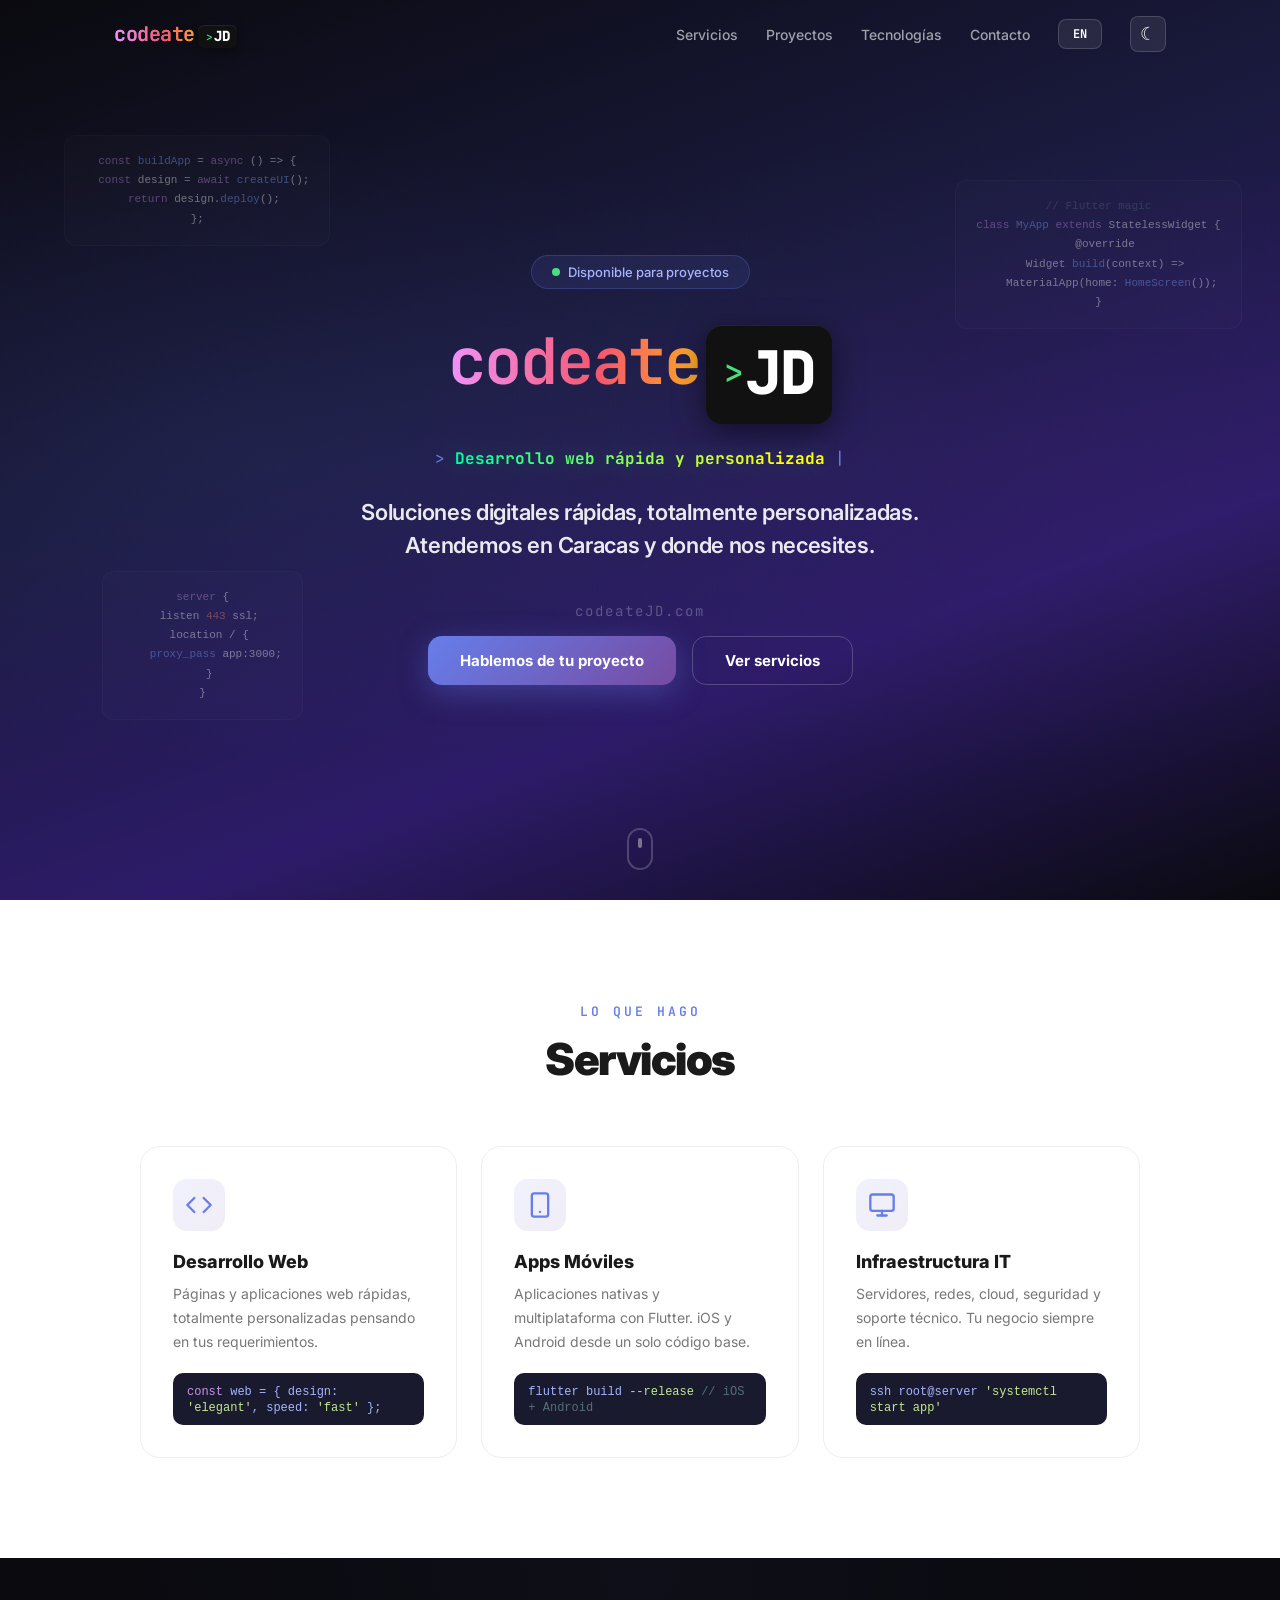
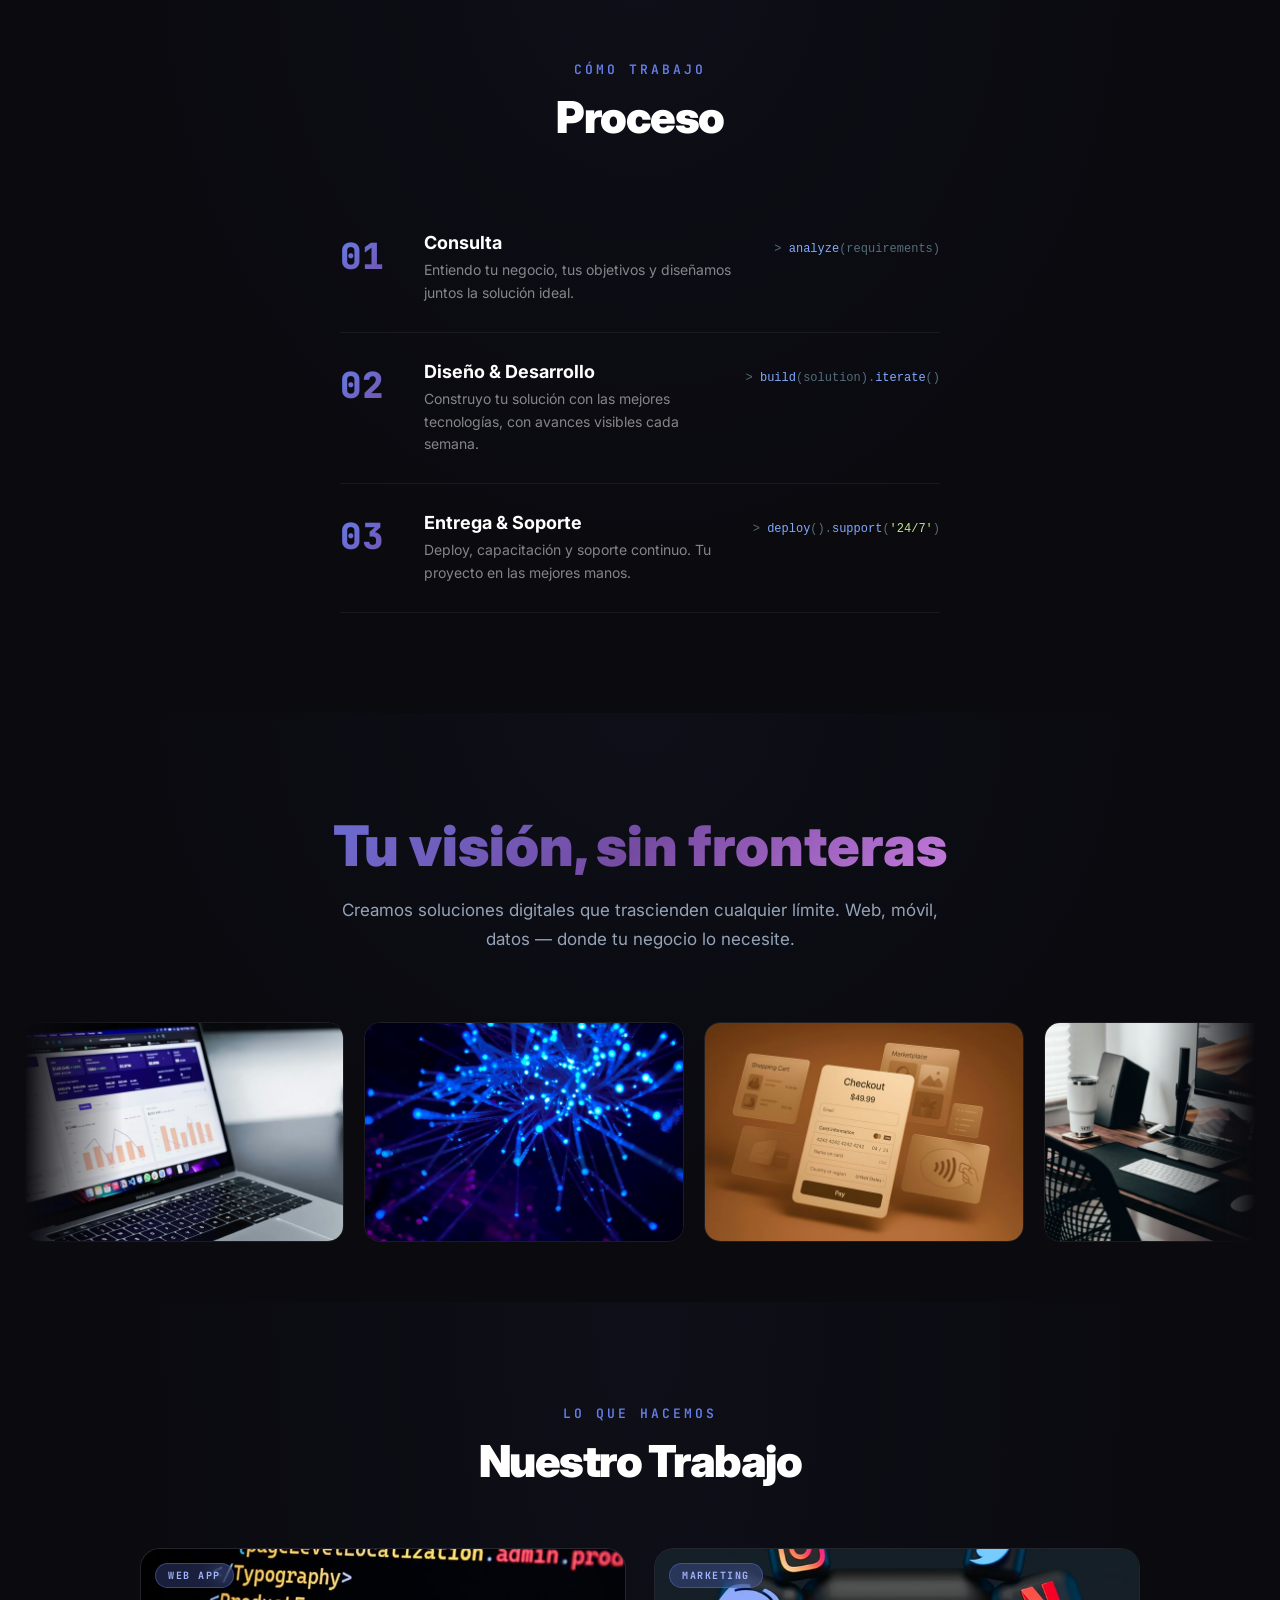
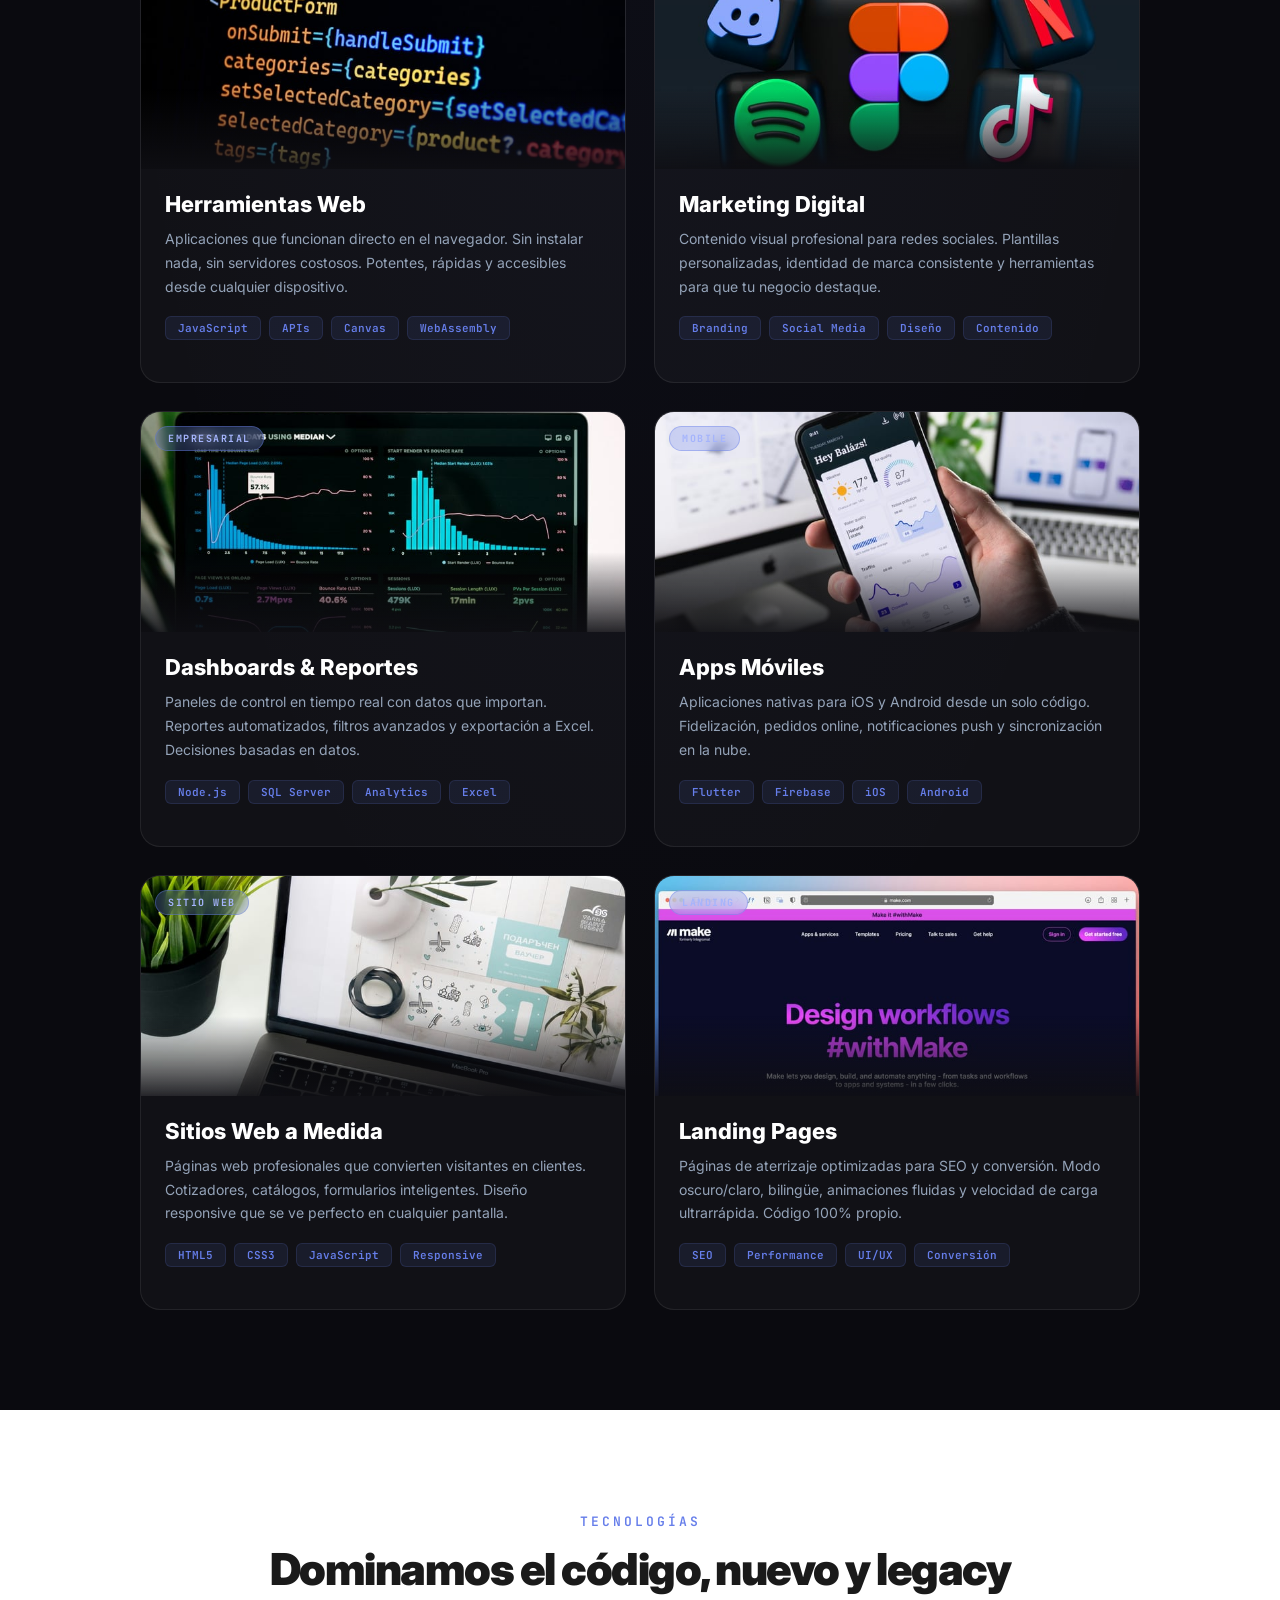
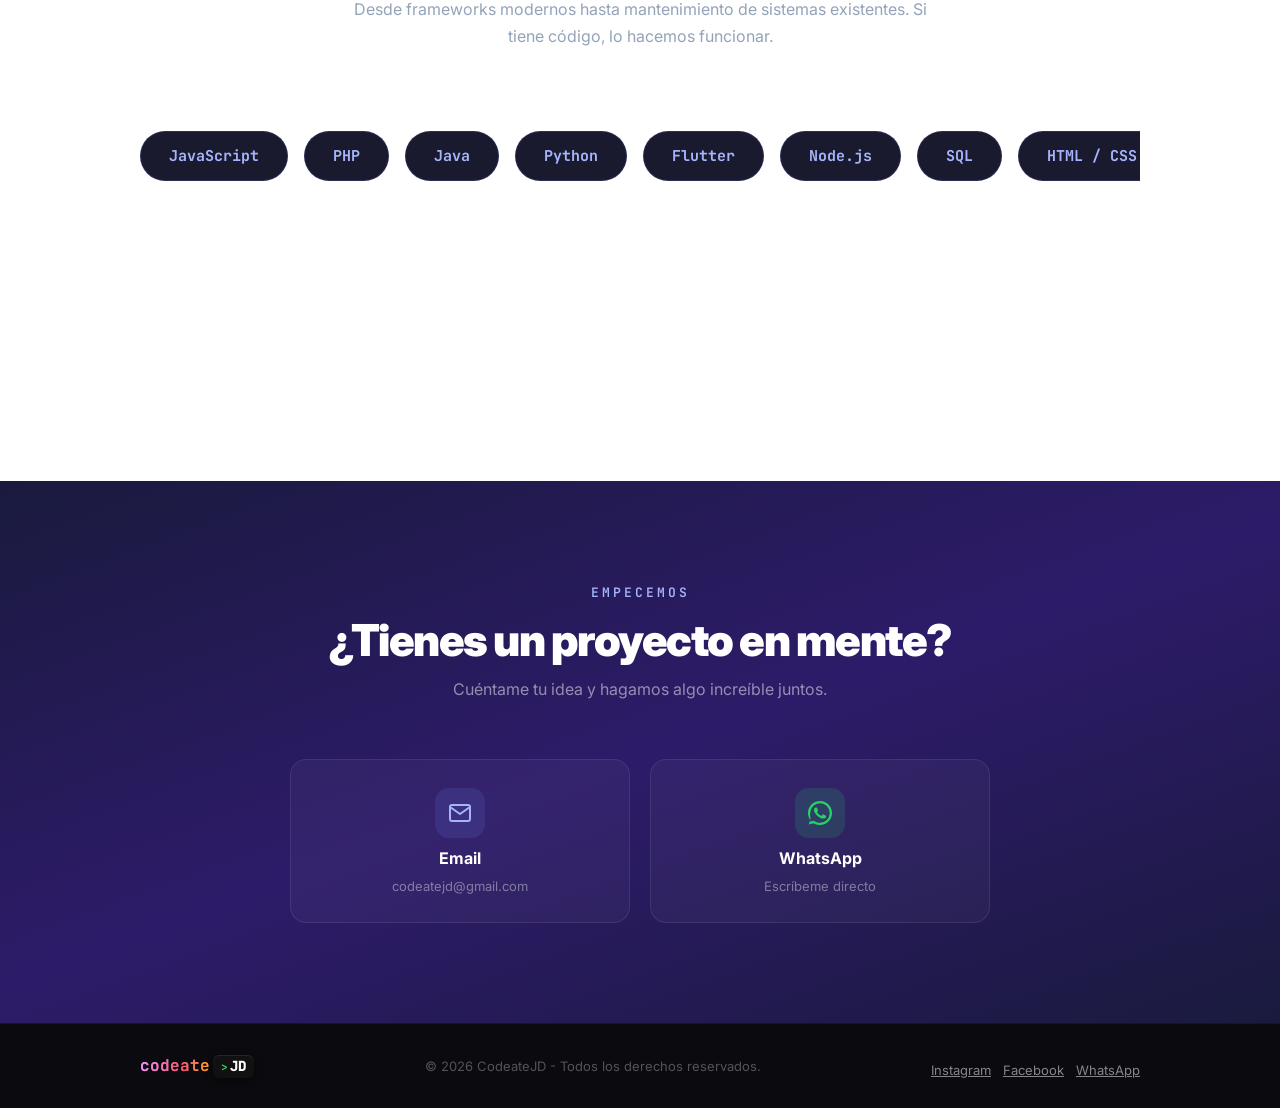
<file: index.html>
<!DOCTYPE html>
<html lang="es" data-lang="es">
<head>
<meta charset="UTF-8">
<meta name="viewport" content="width=device-width, initial-scale=1.0">
<meta name="facebook-domain-verification" content="9y9ktgqnkdtmwzcwsc0odx6cmccq9p" />
<title>codeateJD — Desarrollo Web, Apps Moviles & IT</title>
<meta name="description" content="codeateJD — Desarrollo web, apps móviles con Flutter, reportes empresariales, APIs, cloud e infraestructura IT. Atendemos en Caracas y donde nos necesites.">
<meta name="keywords" content="desarrollador web, freelance, flutter, nodejs, apps moviles, desarrollo web, codeateJD, programador, IT solutions, firebase, sql server, cloud, devops">
<meta name="author" content="codeateJD">
<meta name="robots" content="index, follow">
<link rel="canonical" href="https://codeatejd.com/">
<link rel="icon" type="image/svg+xml" href="favicon.svg">

<!-- Open Graph / Facebook -->
<meta property="og:type" content="website">
<meta property="og:url" content="https://codeatejd.com/">
<meta property="og:title" content="codeateJD — Desarrollo Web, Apps & IT">
<meta property="og:description" content="Desarrollo web, apps Flutter, reportes, APIs, cloud e infraestructura IT. Atendemos en Caracas y donde nos necesites.">
<meta property="og:image" content="https://codeatejd.com/img/og-cover.png">
<meta property="og:image:width" content="1200">
<meta property="og:image:height" content="630">
<meta property="og:locale" content="es_VE">
<meta property="og:site_name" content="codeateJD">

<!-- Twitter Card -->
<meta name="twitter:card" content="summary_large_image">
<meta name="twitter:title" content="codeateJD | Desarrollo Web, Apps & IT">
<meta name="twitter:description" content="Desarrollo web, apps Flutter, reportes, APIs, cloud e infraestructura IT. Atendemos en Caracas y donde nos necesites.">
<meta name="twitter:image" content="https://codeatejd.com/img/og-cover.png">

<!-- Schema.org / JSON-LD -->
<script type="application/ld+json">
{
  "@context": "https://schema.org",
  "@type": "ProfessionalService",
  "name": "codeateJD",
  "alternateName": "Delpino Developer",
  "url": "https://codeatejd.com/",
  "description": "Desarrollo web, apps moviles con Flutter, reportes empresariales, APIs y soluciones cloud. Atendemos en Caracas y donde nos necesites.",
  "founder": {
    "@type": "Person",
    "name": "Jose Delpino",
    "jobTitle": "Full Stack Developer & IT Consultant",
    "email": "codeatejd@gmail.com",
    "url": "https://codeatejd.com/"
  },
  "address": {
    "@type": "PostalAddress",
    "addressLocality": "Caracas",
    "addressCountry": "VE"
  },
  "areaServed": ["Caracas", "Venezuela", "Latinoamerica", "Global", "Remoto"],
  "serviceType": ["Desarrollo Web", "Apps Moviles", "Reportes y Dashboards", "APIs y Backend", "Cloud e Infraestructura", "Soporte IT"],
  "knowsAbout": ["JavaScript", "Node.js", "Flutter", "Firebase", "SQL Server", "Docker", "Linux", "Nginx", "REST APIs", "Git"],
  "sameAs": [
    "https://www.instagram.com/codeatejd/",
    "https://www.facebook.com/codeatejd"
  ]
}
</script>

<link rel="preconnect" href="https://fonts.googleapis.com">
<link href="https://fonts.googleapis.com/css2?family=Inter:wght@300;400;500;600;700;800;900&family=JetBrains+Mono:wght@400;500;700&display=swap" rel="stylesheet">
<link rel="stylesheet" href="style.css">
</head>
<body>

<!-- ══════════ NAV ══════════ -->
<nav class="nav" id="nav" role="navigation" aria-label="Menu principal">
  <div class="nav-inner">
    <a href="#" class="nav-logo"><span class="nav-codeate">codeate</span><span class="nav-jd-terminal"><span class="terminal-prompt">&gt;</span>JD</span></a>
    <div class="nav-links">
      <a href="#services" data-es="Servicios" data-en="Services">Servicios</a>
      <a href="#portfolio" data-es="Proyectos" data-en="Projects">Proyectos</a>
      <a href="#tech" data-es="Tecnologías" data-en="Tech Stack">Tecnologías</a>
      <a href="#contact" data-es="Contacto" data-en="Contact">Contacto</a>
      <button class="lang-toggle" id="langToggle" title="Switch language">EN</button>
      <button class="theme-toggle" id="themeToggle" title="Dark/Light mode">
        <span class="theme-icon" id="themeIcon">&#9790;</span>
      </button>
    </div>
    <button class="nav-menu" id="navMenu" aria-label="Menu">
      <span></span><span></span><span></span>
    </button>
  </div>
</nav>

<!-- ══════════ HERO ══════════ -->
<main><section class="hero" id="hero" aria-label="Presentacion">
  <!-- Floating code snippets -->
  <div class="code-float code-float-1" aria-hidden="true">
    <pre><code><span class="kw">const</span> <span class="fn">buildApp</span> = <span class="kw">async</span> () => {
  <span class="kw">const</span> design = <span class="kw">await</span> <span class="fn">createUI</span>();
  <span class="kw">return</span> design.<span class="fn">deploy</span>();
};</code></pre>
  </div>
  <div class="code-float code-float-2" aria-hidden="true">
    <pre><code><span class="cm">// Flutter magic</span>
<span class="kw">class</span> <span class="fn">MyApp</span> <span class="kw">extends</span> StatelessWidget {
  @override
  Widget <span class="fn">build</span>(context) =>
    MaterialApp(home: <span class="fn">HomeScreen</span>());
}</code></pre>
  </div>
  <div class="code-float code-float-3" aria-hidden="true">
    <pre><code><span class="kw">server</span> {
  listen <span class="num">443</span> ssl;
  location / {
    <span class="fn">proxy_pass</span> app:3000;
  }
}</code></pre>
  </div>

  <div class="hero-content">
    <div class="hero-badge reveal">
      <span class="badge-dot"></span>
      <span data-es="Disponible para proyectos" data-en="Available for projects">Disponible para proyectos</span>
    </div>
    <div class="hero-logo-big reveal">
      <span class="logo-codeate">codeate</span><span class="logo-jd"><span class="terminal-prompt">&gt;</span>JD</span>
    </div>
    <div class="hero-typing reveal">
      <span class="typing-prefix">&gt; </span>
      <span class="typing-text" id="typingText"></span>
      <span class="typing-cursor">|</span>
    </div>
    <p class="hero-desc reveal" data-es="Soluciones digitales rápidas, totalmente personalizadas. Atendemos en Caracas y donde nos necesites." data-en="Fast, fully customized digital solutions. Based in Caracas, available worldwide.">
      Soluciones digitales rápidas, totalmente personalizadas. Atendemos en Caracas y donde nos necesites.
    </p>
    <p class="hero-domain reveal">codeateJD.com</p>
    <div class="hero-buttons reveal">
      <a href="#contact" class="btn btn-primary" data-es="Hablemos de tu proyecto" data-en="Let's talk about your project">Hablemos de tu proyecto</a>
      <a href="#services" class="btn btn-outline" data-es="Ver servicios" data-en="View services">Ver servicios</a>
    </div>
  </div>

  <div class="scroll-indicator">
    <div class="scroll-mouse">
      <div class="scroll-dot"></div>
    </div>
  </div>
</section>

<!-- ══════════ SERVICES ══════════ -->
<section class="section section-light" id="services">
  <div class="container">
    <div class="section-header reveal">
      <span class="section-tag" data-es="Lo que hago" data-en="What I do">Lo que hago</span>
      <h2 data-es="Servicios" data-en="Services">Servicios</h2>
    </div>
    <div class="services-grid">
      <div class="service-card reveal" style="--delay: 0.1s">
        <div class="service-icon-wrap">
          <div class="service-icon">
            <svg width="28" height="28" viewBox="0 0 24 24" fill="none" stroke="currentColor" stroke-width="2" stroke-linecap="round" stroke-linejoin="round"><polyline points="16 18 22 12 16 6"/><polyline points="8 6 2 12 8 18"/></svg>
          </div>
        </div>
        <h3 data-es="Desarrollo Web" data-en="Web Development">Desarrollo Web</h3>
        <p data-es="Páginas y aplicaciones web rápidas, totalmente personalizadas pensando en tus requerimientos." data-en="Fast web pages and applications, fully customized with your requirements in mind.">Páginas y aplicaciones web rápidas, totalmente personalizadas pensando en tus requerimientos.</p>
        <div class="service-code">
          <code><span class="kw">const</span> web = { design: <span class="str">'elegant'</span>, speed: <span class="str">'fast'</span> };</code>
        </div>
      </div>
      <div class="service-card reveal" style="--delay: 0.2s">
        <div class="service-icon-wrap">
          <div class="service-icon">
            <svg width="28" height="28" viewBox="0 0 24 24" fill="none" stroke="currentColor" stroke-width="2" stroke-linecap="round" stroke-linejoin="round"><rect x="5" y="2" width="14" height="20" rx="2" ry="2"/><line x1="12" y1="18" x2="12.01" y2="18"/></svg>
          </div>
        </div>
        <h3 data-es="Apps Móviles" data-en="Mobile Apps">Apps Móviles</h3>
        <p data-es="Aplicaciones nativas y multiplataforma con Flutter. iOS y Android desde un solo código base." data-en="Native and cross-platform apps with Flutter. iOS and Android from a single codebase.">Aplicaciones nativas y multiplataforma con Flutter. iOS y Android desde un solo código base.</p>
        <div class="service-code">
          <code>flutter build <span class="str">--release</span> <span class="cm">// iOS + Android</span></code>
        </div>
      </div>
      <div class="service-card reveal" style="--delay: 0.3s">
        <div class="service-icon-wrap">
          <div class="service-icon">
            <svg width="28" height="28" viewBox="0 0 24 24" fill="none" stroke="currentColor" stroke-width="2" stroke-linecap="round" stroke-linejoin="round"><rect x="2" y="3" width="20" height="14" rx="2" ry="2"/><line x1="8" y1="21" x2="16" y2="21"/><line x1="12" y1="17" x2="12" y2="21"/></svg>
          </div>
        </div>
        <h3 data-es="Infraestructura IT" data-en="IT Infrastructure">Infraestructura IT</h3>
        <p data-es="Servidores, redes, cloud, seguridad y soporte técnico. Tu negocio siempre en línea." data-en="Servers, networks, cloud, security and tech support. Your business always online.">Servidores, redes, cloud, seguridad y soporte técnico. Tu negocio siempre en línea.</p>
        <div class="service-code">
          <code>ssh root@server <span class="str">'systemctl start app'</span></code>
        </div>
      </div>
    </div>
  </div>
</section>

<!-- ══════════ PROCESS ══════════ -->
<section class="section section-dark" id="process">
  <div class="container">
    <div class="section-header reveal">
      <span class="section-tag" data-es="Cómo trabajo" data-en="How I work">Cómo trabajo</span>
      <h2 data-es="Proceso" data-en="Process">Proceso</h2>
    </div>
    <div class="process-timeline">
      <div class="process-step reveal" style="--delay: 0.1s">
        <div class="step-num">01</div>
        <div class="step-content">
          <h3 data-es="Consulta" data-en="Consultation">Consulta</h3>
          <p data-es="Entiendo tu negocio, tus objetivos y diseñamos juntos la solución ideal." data-en="I understand your business, your goals, and we design the ideal solution together.">Entiendo tu negocio, tus objetivos y diseñamos juntos la solución ideal.</p>
        </div>
        <div class="step-code"><code>&gt; <span class="fn">analyze</span>(requirements)</code></div>
      </div>
      <div class="process-step reveal" style="--delay: 0.2s">
        <div class="step-num">02</div>
        <div class="step-content">
          <h3 data-es="Diseño & Desarrollo" data-en="Design & Development">Diseño & Desarrollo</h3>
          <p data-es="Construyo tu solución con las mejores tecnologías, con avances visibles cada semana." data-en="I build your solution with the best technologies, with visible progress every week.">Construyo tu solución con las mejores tecnologías, con avances visibles cada semana.</p>
        </div>
        <div class="step-code"><code>&gt; <span class="fn">build</span>(solution).<span class="fn">iterate</span>()</code></div>
      </div>
      <div class="process-step reveal" style="--delay: 0.3s">
        <div class="step-num">03</div>
        <div class="step-content">
          <h3 data-es="Entrega & Soporte" data-en="Delivery & Support">Entrega & Soporte</h3>
          <p data-es="Deploy, capacitación y soporte continuo. Tu proyecto en las mejores manos." data-en="Deploy, training and ongoing support. Your project in the best hands.">Deploy, capacitación y soporte continuo. Tu proyecto en las mejores manos.</p>
        </div>
        <div class="step-code"><code>&gt; <span class="fn">deploy</span>().<span class="fn">support</span>(<span class="str">'24/7'</span>)</code></div>
      </div>
    </div>
  </div>
</section>

<!-- ══════════ SHOWCASE CAROUSEL ══════════ -->
<section class="section section-dark showcase-section" id="showcase">
  <div class="container">
    <div class="showcase-header reveal">
      <h2 class="showcase-slogan" data-es="Tu visión, sin fronteras" data-en="Your vision, no boundaries">Tu visión, sin fronteras</h2>
      <p class="showcase-sub" data-es="Creamos soluciones digitales que trascienden cualquier límite. Web, móvil, datos — donde tu negocio lo necesite." data-en="We create digital solutions that transcend any limit. Web, mobile, data — wherever your business needs it.">Creamos soluciones digitales que trascienden cualquier límite. Web, móvil, datos — donde tu negocio lo necesite.</p>
    </div>
  </div>
  <div class="showcase-carousel">
    <div class="showcase-track">
      <div class="showcase-slide"><img src="img/optimized/web-carousel/carousel-1.jpg" alt="" loading="lazy"></div>
      <div class="showcase-slide"><img src="img/optimized/web-carousel/carousel-2.jpg" alt="" loading="lazy"></div>
      <div class="showcase-slide"><img src="img/optimized/web-carousel/carousel-3.jpg" alt="" loading="lazy"></div>
      <div class="showcase-slide"><img src="img/optimized/web-carousel/carousel-4.jpg" alt="" loading="lazy"></div>
      <div class="showcase-slide"><img src="img/optimized/web-carousel/carousel-5.jpg" alt="" loading="lazy"></div>
      <div class="showcase-slide"><img src="img/optimized/web-carousel/carousel-6.jpg" alt="" loading="lazy"></div>
      <div class="showcase-slide"><img src="img/optimized/web-carousel/carousel-7.jpg" alt="" loading="lazy"></div>
      <div class="showcase-slide"><img src="img/optimized/web-carousel/carousel-8.jpg" alt="" loading="lazy"></div>
      <!-- Duplicado para loop infinito -->
      <div class="showcase-slide"><img src="img/optimized/web-carousel/carousel-1.jpg" alt="" loading="lazy"></div>
      <div class="showcase-slide"><img src="img/optimized/web-carousel/carousel-2.jpg" alt="" loading="lazy"></div>
      <div class="showcase-slide"><img src="img/optimized/web-carousel/carousel-3.jpg" alt="" loading="lazy"></div>
      <div class="showcase-slide"><img src="img/optimized/web-carousel/carousel-4.jpg" alt="" loading="lazy"></div>
      <div class="showcase-slide"><img src="img/optimized/web-carousel/carousel-5.jpg" alt="" loading="lazy"></div>
      <div class="showcase-slide"><img src="img/optimized/web-carousel/carousel-6.jpg" alt="" loading="lazy"></div>
      <div class="showcase-slide"><img src="img/optimized/web-carousel/carousel-7.jpg" alt="" loading="lazy"></div>
      <div class="showcase-slide"><img src="img/optimized/web-carousel/carousel-8.jpg" alt="" loading="lazy"></div>
    </div>
  </div>
</section>

<!-- ══════════ PORTFOLIO ══════════ -->
<section class="section section-dark" id="portfolio">
  <div class="container">
    <div class="section-header reveal">
      <span class="section-tag" data-es="Lo que hacemos" data-en="What we do">Lo que hacemos</span>
      <h2 data-es="Nuestro Trabajo" data-en="Our Work">Nuestro Trabajo</h2>
    </div>
    <div class="portfolio-grid reveal">

      <div class="portfolio-card">
        <div class="portfolio-img">
          <img src="img/optimized/web-card/code-screen.jpg" alt="Desarrollo de herramientas web" loading="lazy">
          <div class="portfolio-card-header">
            <span class="portfolio-status live" data-es="Web App" data-en="Web App">Web App</span>
          </div>
        </div>
        <div class="portfolio-body">
          <h3 class="portfolio-title" data-es="Herramientas Web" data-en="Web Tools">Herramientas Web</h3>
          <p class="portfolio-desc" data-es="Aplicaciones que funcionan directo en el navegador. Sin instalar nada, sin servidores costosos. Potentes, rápidas y accesibles desde cualquier dispositivo." data-en="Applications that run directly in the browser. No installs, no expensive servers. Powerful, fast and accessible from any device.">Aplicaciones que funcionan directo en el navegador. Sin instalar nada, sin servidores costosos. Potentes, rápidas y accesibles desde cualquier dispositivo.</p>
          <div class="portfolio-techs">
            <span>JavaScript</span><span>APIs</span><span>Canvas</span><span>WebAssembly</span>
          </div>
        </div>
      </div>

      <div class="portfolio-card">
        <div class="portfolio-img">
          <img src="img/optimized/web-card/social-design.jpg" alt="Marketing digital y redes sociales" loading="lazy">
          <div class="portfolio-card-header">
            <span class="portfolio-status live" data-es="Marketing" data-en="Marketing">Marketing</span>
          </div>
        </div>
        <div class="portfolio-body">
          <h3 class="portfolio-title" data-es="Marketing Digital" data-en="Digital Marketing">Marketing Digital</h3>
          <p class="portfolio-desc" data-es="Contenido visual profesional para redes sociales. Plantillas personalizadas, identidad de marca consistente y herramientas para que tu negocio destaque." data-en="Professional visual content for social media. Custom templates, consistent brand identity and tools to make your business stand out.">Contenido visual profesional para redes sociales. Plantillas personalizadas, identidad de marca consistente y herramientas para que tu negocio destaque.</p>
          <div class="portfolio-techs">
            <span>Branding</span><span>Social Media</span><span>Diseño</span><span>Contenido</span>
          </div>
        </div>
      </div>

      <div class="portfolio-card">
        <div class="portfolio-img">
          <img src="img/optimized/web-card/dashboard-analytics.jpg" alt="Dashboards y reportes empresariales" loading="lazy">
          <div class="portfolio-card-header">
            <span class="portfolio-status live" data-es="Empresarial" data-en="Enterprise">Empresarial</span>
          </div>
        </div>
        <div class="portfolio-body">
          <h3 class="portfolio-title" data-es="Dashboards & Reportes" data-en="Dashboards & Reports">Dashboards & Reportes</h3>
          <p class="portfolio-desc" data-es="Paneles de control en tiempo real con datos que importan. Reportes automatizados, filtros avanzados y exportación a Excel. Decisiones basadas en datos." data-en="Real-time control panels with data that matters. Automated reports, advanced filters and Excel export. Data-driven decisions.">Paneles de control en tiempo real con datos que importan. Reportes automatizados, filtros avanzados y exportación a Excel. Decisiones basadas en datos.</p>
          <div class="portfolio-techs">
            <span>Node.js</span><span>SQL Server</span><span>Analytics</span><span>Excel</span>
          </div>
        </div>
      </div>

      <div class="portfolio-card">
        <div class="portfolio-img">
          <img src="img/optimized/web-card/mobile-app.jpg" alt="Desarrollo de aplicaciones móviles" loading="lazy">
          <div class="portfolio-card-header">
            <span class="portfolio-status live" data-es="Mobile" data-en="Mobile">Mobile</span>
          </div>
        </div>
        <div class="portfolio-body">
          <h3 class="portfolio-title" data-es="Apps Móviles" data-en="Mobile Apps">Apps Móviles</h3>
          <p class="portfolio-desc" data-es="Aplicaciones nativas para iOS y Android desde un solo código. Fidelización, pedidos online, notificaciones push y sincronización en la nube." data-en="Native apps for iOS and Android from a single codebase. Loyalty programs, online orders, push notifications and cloud sync.">Aplicaciones nativas para iOS y Android desde un solo código. Fidelización, pedidos online, notificaciones push y sincronización en la nube.</p>
          <div class="portfolio-techs">
            <span>Flutter</span><span>Firebase</span><span>iOS</span><span>Android</span>
          </div>
        </div>
      </div>

      <div class="portfolio-card">
        <div class="portfolio-img">
          <img src="img/optimized/web-card/laptop-website.jpg" alt="Sitios web profesionales" loading="lazy">
          <div class="portfolio-card-header">
            <span class="portfolio-status live" data-es="Sitio Web" data-en="Website">Sitio Web</span>
          </div>
        </div>
        <div class="portfolio-body">
          <h3 class="portfolio-title" data-es="Sitios Web a Medida" data-en="Custom Websites">Sitios Web a Medida</h3>
          <p class="portfolio-desc" data-es="Páginas web profesionales que convierten visitantes en clientes. Cotizadores, catálogos, formularios inteligentes. Diseño responsive que se ve perfecto en cualquier pantalla." data-en="Professional websites that turn visitors into customers. Quote builders, catalogs, smart forms. Responsive design that looks perfect on any screen.">Páginas web profesionales que convierten visitantes en clientes. Cotizadores, catálogos, formularios inteligentes. Diseño responsive que se ve perfecto en cualquier pantalla.</p>
          <div class="portfolio-techs">
            <span>HTML5</span><span>CSS3</span><span>JavaScript</span><span>Responsive</span>
          </div>
        </div>
      </div>

      <div class="portfolio-card">
        <div class="portfolio-img">
          <img src="img/optimized/web-card/modern-web.jpg" alt="Landing pages modernas" loading="lazy">
          <div class="portfolio-card-header">
            <span class="portfolio-status live" data-es="Landing" data-en="Landing">Landing</span>
          </div>
        </div>
        <div class="portfolio-body">
          <h3 class="portfolio-title" data-es="Landing Pages" data-en="Landing Pages">Landing Pages</h3>
          <p class="portfolio-desc" data-es="Páginas de aterrizaje optimizadas para SEO y conversión. Modo oscuro/claro, bilingüe, animaciones fluidas y velocidad de carga ultrarrápida. Código 100% propio." data-en="Landing pages optimized for SEO and conversion. Dark/light mode, bilingual, smooth animations and ultra-fast load speed. 100% custom code.">Páginas de aterrizaje optimizadas para SEO y conversión. Modo oscuro/claro, bilingüe, animaciones fluidas y velocidad de carga ultrarrápida. Código 100% propio.</p>
          <div class="portfolio-techs">
            <span>SEO</span><span>Performance</span><span>UI/UX</span><span>Conversión</span>
          </div>
        </div>
      </div>

    </div>
  </div>
</section>

<!-- ══════════ TECH STACK ══════════ -->
<section class="section section-light" id="tech">
  <div class="container">
    <div class="section-header reveal">
      <span class="section-tag" data-es="Tecnologías" data-en="Technologies">Tecnologías</span>
      <h2 data-es="Dominamos el código, nuevo y legacy" data-en="We master code, new and legacy">Dominamos el código, nuevo y legacy</h2>
      <p class="tech-sub" data-es="Desde frameworks modernos hasta mantenimiento de sistemas existentes. Si tiene código, lo hacemos funcionar." data-en="From modern frameworks to legacy system maintenance. If it has code, we make it work.">Desde frameworks modernos hasta mantenimiento de sistemas existentes. Si tiene código, lo hacemos funcionar.</p>
    </div>

    <div class="tech-slider reveal">
      <div class="tech-track">

        <div class="tech-card" data-lang="javascript">
          <span class="tech-name">JavaScript</span>
          <div class="tech-terminal">
            <div class="tt-header"><span class="tt-dot r"></span><span class="tt-dot y"></span><span class="tt-dot g"></span><span class="tt-file">app.js</span></div>
            <pre class="tt-code"><span class="kw">const</span> app = <span class="fn">express</span>();
app.<span class="fn">get</span>(<span class="str">'/'</span>, (req, res) => {
  res.<span class="fn">json</span>({ status: <span class="str">'online'</span> });
});</pre>
          </div>
        </div>

        <div class="tech-card" data-lang="php">
          <span class="tech-name">PHP</span>
          <div class="tech-terminal">
            <div class="tt-header"><span class="tt-dot r"></span><span class="tt-dot y"></span><span class="tt-dot g"></span><span class="tt-file">index.php</span></div>
            <pre class="tt-code"><span class="kw">&lt;?php</span>
<span class="kw">$conn</span> = <span class="fn">mysqli_connect</span>(
  <span class="str">"localhost"</span>, <span class="str">"root"</span>, <span class="str">""</span>
);
<span class="fn">echo</span> <span class="str">"Conectado"</span>;</pre>
          </div>
        </div>

        <div class="tech-card" data-lang="java">
          <span class="tech-name">Java</span>
          <div class="tech-terminal">
            <div class="tt-header"><span class="tt-dot r"></span><span class="tt-dot y"></span><span class="tt-dot g"></span><span class="tt-file">Main.java</span></div>
            <pre class="tt-code"><span class="kw">public class</span> <span class="fn">Main</span> {
  <span class="kw">public static void</span> <span class="fn">main</span>(String[] args) {
    System.out.<span class="fn">println</span>(<span class="str">"Ready"</span>);
  }
}</pre>
          </div>
        </div>

        <div class="tech-card" data-lang="python">
          <span class="tech-name">Python</span>
          <div class="tech-terminal">
            <div class="tt-header"><span class="tt-dot r"></span><span class="tt-dot y"></span><span class="tt-dot g"></span><span class="tt-file">server.py</span></div>
            <pre class="tt-code"><span class="kw">from</span> flask <span class="kw">import</span> Flask
app = <span class="fn">Flask</span>(__name__)

<span class="kw">@app.route</span>(<span class="str">"/"</span>)
<span class="kw">def</span> <span class="fn">home</span>():
    <span class="kw">return</span> <span class="str">"Hello!"</span></pre>
          </div>
        </div>

        <div class="tech-card" data-lang="flutter">
          <span class="tech-name">Flutter</span>
          <div class="tech-terminal">
            <div class="tt-header"><span class="tt-dot r"></span><span class="tt-dot y"></span><span class="tt-dot g"></span><span class="tt-file">main.dart</span></div>
            <pre class="tt-code"><span class="kw">class</span> <span class="fn">MyApp</span> <span class="kw">extends</span> StatelessWidget {
  <span class="kw">@override</span>
  Widget <span class="fn">build</span>(BuildContext ctx) {
    <span class="kw">return</span> <span class="fn">MaterialApp</span>(
      home: <span class="fn">HomeScreen</span>(),
    );
  }
}</pre>
          </div>
        </div>

        <div class="tech-card" data-lang="node">
          <span class="tech-name">Node.js</span>
          <div class="tech-terminal">
            <div class="tt-header"><span class="tt-dot r"></span><span class="tt-dot y"></span><span class="tt-dot g"></span><span class="tt-file">server.js</span></div>
            <pre class="tt-code"><span class="kw">const</span> http = <span class="fn">require</span>(<span class="str">'http'</span>);
http.<span class="fn">createServer</span>((req, res) => {
  res.<span class="fn">writeHead</span>(<span class="bool">200</span>);
  res.<span class="fn">end</span>(<span class="str">'codeateJD'</span>);
}).<span class="fn">listen</span>(<span class="bool">3000</span>);</pre>
          </div>
        </div>

        <div class="tech-card" data-lang="sql">
          <span class="tech-name">SQL</span>
          <div class="tech-terminal">
            <div class="tt-header"><span class="tt-dot r"></span><span class="tt-dot y"></span><span class="tt-dot g"></span><span class="tt-file">query.sql</span></div>
            <pre class="tt-code"><span class="kw">SELECT</span> p.nombre,
       <span class="fn">SUM</span>(v.total) <span class="kw">AS</span> ventas
<span class="kw">FROM</span> productos p
<span class="kw">JOIN</span> ventas v <span class="kw">ON</span> p.id = v.prod_id
<span class="kw">GROUP BY</span> p.nombre
<span class="kw">ORDER BY</span> ventas <span class="kw">DESC</span>;</pre>
          </div>
        </div>

        <div class="tech-card" data-lang="html">
          <span class="tech-name">HTML / CSS</span>
          <div class="tech-terminal">
            <div class="tt-header"><span class="tt-dot r"></span><span class="tt-dot y"></span><span class="tt-dot g"></span><span class="tt-file">style.css</span></div>
            <pre class="tt-code"><span class="kw">.hero</span> {
  <span class="fn">display</span>: <span class="str">grid</span>;
  <span class="fn">place-items</span>: <span class="str">center</span>;
  <span class="fn">min-height</span>: <span class="str">100vh</span>;
  <span class="fn">background</span>: <span class="fn">linear-gradient</span>(
    <span class="bool">135deg</span>, <span class="str">#667eea</span>, <span class="str">#764ba2</span>
  );
}</pre>
          </div>
        </div>

        <div class="tech-card" data-lang="docker">
          <span class="tech-name">Docker</span>
          <div class="tech-terminal">
            <div class="tt-header"><span class="tt-dot r"></span><span class="tt-dot y"></span><span class="tt-dot g"></span><span class="tt-file">Dockerfile</span></div>
            <pre class="tt-code"><span class="kw">FROM</span> node:<span class="bool">20</span>-alpine
<span class="kw">WORKDIR</span> /app
<span class="kw">COPY</span> package*.json ./
<span class="kw">RUN</span> <span class="fn">npm</span> ci --production
<span class="kw">COPY</span> . .
<span class="kw">EXPOSE</span> <span class="bool">3000</span>
<span class="kw">CMD</span> [<span class="str">"node"</span>, <span class="str">"server.js"</span>]</pre>
          </div>
        </div>

        <div class="tech-card" data-lang="firebase">
          <span class="tech-name">Firebase</span>
          <div class="tech-terminal">
            <div class="tt-header"><span class="tt-dot r"></span><span class="tt-dot y"></span><span class="tt-dot g"></span><span class="tt-file">firestore.js</span></div>
            <pre class="tt-code"><span class="kw">const</span> db = <span class="fn">getFirestore</span>();
<span class="kw">const</span> ref = <span class="fn">collection</span>(db, <span class="str">'users'</span>);
<span class="kw">const</span> snap = <span class="kw">await</span> <span class="fn">getDocs</span>(ref);
snap.<span class="fn">forEach</span>(doc => {
  console.<span class="fn">log</span>(doc.<span class="fn">data</span>());
});</pre>
          </div>
        </div>

        <div class="tech-card" data-lang="git">
          <span class="tech-name">Git</span>
          <div class="tech-terminal">
            <div class="tt-header"><span class="tt-dot r"></span><span class="tt-dot y"></span><span class="tt-dot g"></span><span class="tt-file">terminal</span></div>
            <pre class="tt-code"><span class="fn">$</span> git checkout -b feature/new
<span class="fn">$</span> git add .
<span class="fn">$</span> git commit -m <span class="str">"feat: new module"</span>
<span class="fn">$</span> git push origin feature/new
<span class="cm"># Pull request ready</span></pre>
          </div>
        </div>

        <div class="tech-card" data-lang="linux">
          <span class="tech-name">Linux</span>
          <div class="tech-terminal">
            <div class="tt-header"><span class="tt-dot r"></span><span class="tt-dot y"></span><span class="tt-dot g"></span><span class="tt-file">bash</span></div>
            <pre class="tt-code"><span class="fn">$</span> sudo systemctl restart nginx
<span class="fn">$</span> tail -f /var/log/app.log
<span class="fn">$</span> df -h | grep <span class="str">/dev/sda</span>
<span class="fn">$</span> chmod <span class="bool">755</span> deploy.sh
<span class="fn">$</span> ./deploy.sh <span class="str">production</span></pre>
          </div>
        </div>

      </div>
    </div>

  </div>
</section>

<!-- ══════════ CONTACT ══════════ -->
<section class="section section-gradient" id="contact" aria-label="Contacto">
  <div class="container">
    <div class="section-header reveal">
      <span class="section-tag light" data-es="Empecemos" data-en="Let's start">Empecemos</span>
      <h2 data-es="¿Tienes un proyecto en mente?" data-en="Have a project in mind?">¿Tienes un proyecto en mente?</h2>
      <p class="contact-sub" data-es="Cuéntame tu idea y hagamos algo increíble juntos." data-en="Tell me your idea and let's build something amazing together.">Cuéntame tu idea y hagamos algo increíble juntos.</p>
    </div>
    <div class="contact-cards reveal">
      <a href="mailto:codeatejd@gmail.com" class="contact-card">
        <div class="contact-icon">
          <svg width="24" height="24" viewBox="0 0 24 24" fill="none" stroke="currentColor" stroke-width="2" stroke-linecap="round" stroke-linejoin="round"><path d="M4 4h16c1.1 0 2 .9 2 2v12c0 1.1-.9 2-2 2H4c-1.1 0-2-.9-2-2V6c0-1.1.9-2 2-2z"/><polyline points="22,6 12,13 2,6"/></svg>
        </div>
        <span>Email</span>
        <small>codeatejd@gmail.com</small>
      </a>
      <a href="https://wa.me/584149144103" target="_blank" class="contact-card">
        <div class="contact-icon whatsapp">
          <svg width="24" height="24" viewBox="0 0 24 24" fill="currentColor"><path d="M17.472 14.382c-.297-.149-1.758-.867-2.03-.967-.273-.099-.471-.148-.67.15-.197.297-.767.966-.94 1.164-.173.199-.347.223-.644.075-.297-.15-1.255-.463-2.39-1.475-.883-.788-1.48-1.761-1.653-2.059-.173-.297-.018-.458.13-.606.134-.133.298-.347.446-.52.149-.174.198-.298.298-.497.099-.198.05-.371-.025-.52-.075-.149-.669-1.612-.916-2.207-.242-.579-.487-.5-.669-.51-.173-.008-.371-.01-.57-.01-.198 0-.52.074-.792.372-.272.297-1.04 1.016-1.04 2.479 0 1.462 1.065 2.875 1.213 3.074.149.198 2.096 3.2 5.077 4.487.709.306 1.262.489 1.694.625.712.227 1.36.195 1.871.118.571-.085 1.758-.719 2.006-1.413.248-.694.248-1.289.173-1.413-.074-.124-.272-.198-.57-.347z"/><path d="M12 0C5.373 0 0 5.373 0 12c0 2.625.846 5.059 2.284 7.034L.789 23.492l4.634-1.215A11.95 11.95 0 0012 24c6.627 0 12-5.373 12-12S18.627 0 12 0zm0 21.75c-2.16 0-4.162-.684-5.803-1.847l-.416-.248-4.312 1.131 1.152-4.207-.272-.432A9.71 9.71 0 012.25 12 9.75 9.75 0 0112 2.25 9.75 9.75 0 0121.75 12 9.75 9.75 0 0112 21.75z"/></svg>
        </div>
        <span>WhatsApp</span>
        <small data-es="Escríbeme directo" data-en="Message me directly">Escríbeme directo</small>
      </a>
    </div>
  </div>
</section>

</main>

<!-- ══════════ FOOTER ══════════ -->
<footer class="footer" role="contentinfo">
  <div class="container footer-inner">
    <span class="footer-logo"><span class="nav-codeate">codeate</span><span class="nav-jd-terminal"><span class="terminal-prompt">&gt;</span>JD</span></span>
    <p>&copy; 2026 CodeateJD - <span data-es="Todos los derechos reservados." data-en="All rights reserved.">Todos los derechos reservados.</span></p>
    <nav aria-label="Redes sociales" style="margin-top:8px;display:flex;gap:12px;justify-content:center">
      <a href="https://www.instagram.com/codeatejd/" target="_blank" rel="noopener" aria-label="Instagram de codeateJD" style="color:inherit;opacity:0.5;font-size:13px">Instagram</a>
      <a href="https://www.facebook.com/codeatejd" target="_blank" rel="noopener" aria-label="Facebook de codeateJD" style="color:inherit;opacity:0.5;font-size:13px">Facebook</a>
      <a href="https://wa.me/584149144103" target="_blank" rel="noopener" aria-label="WhatsApp de codeateJD" style="color:inherit;opacity:0.5;font-size:13px">WhatsApp</a>
    </nav>
  </div>
</footer>

<!-- Mobile menu overlay -->
<div class="mobile-menu" id="mobileMenu">
  <a href="#services" data-es="Servicios" data-en="Services">Servicios</a>
  <a href="#portfolio" data-es="Proyectos" data-en="Projects">Proyectos</a>
  <a href="#tech" data-es="Tecnologías" data-en="Tech Stack">Tecnologías</a>
  <a href="#contact" data-es="Contacto" data-en="Contact">Contacto</a>
</div>

<script src="script.js"></script>
</body>
</html>
</file>
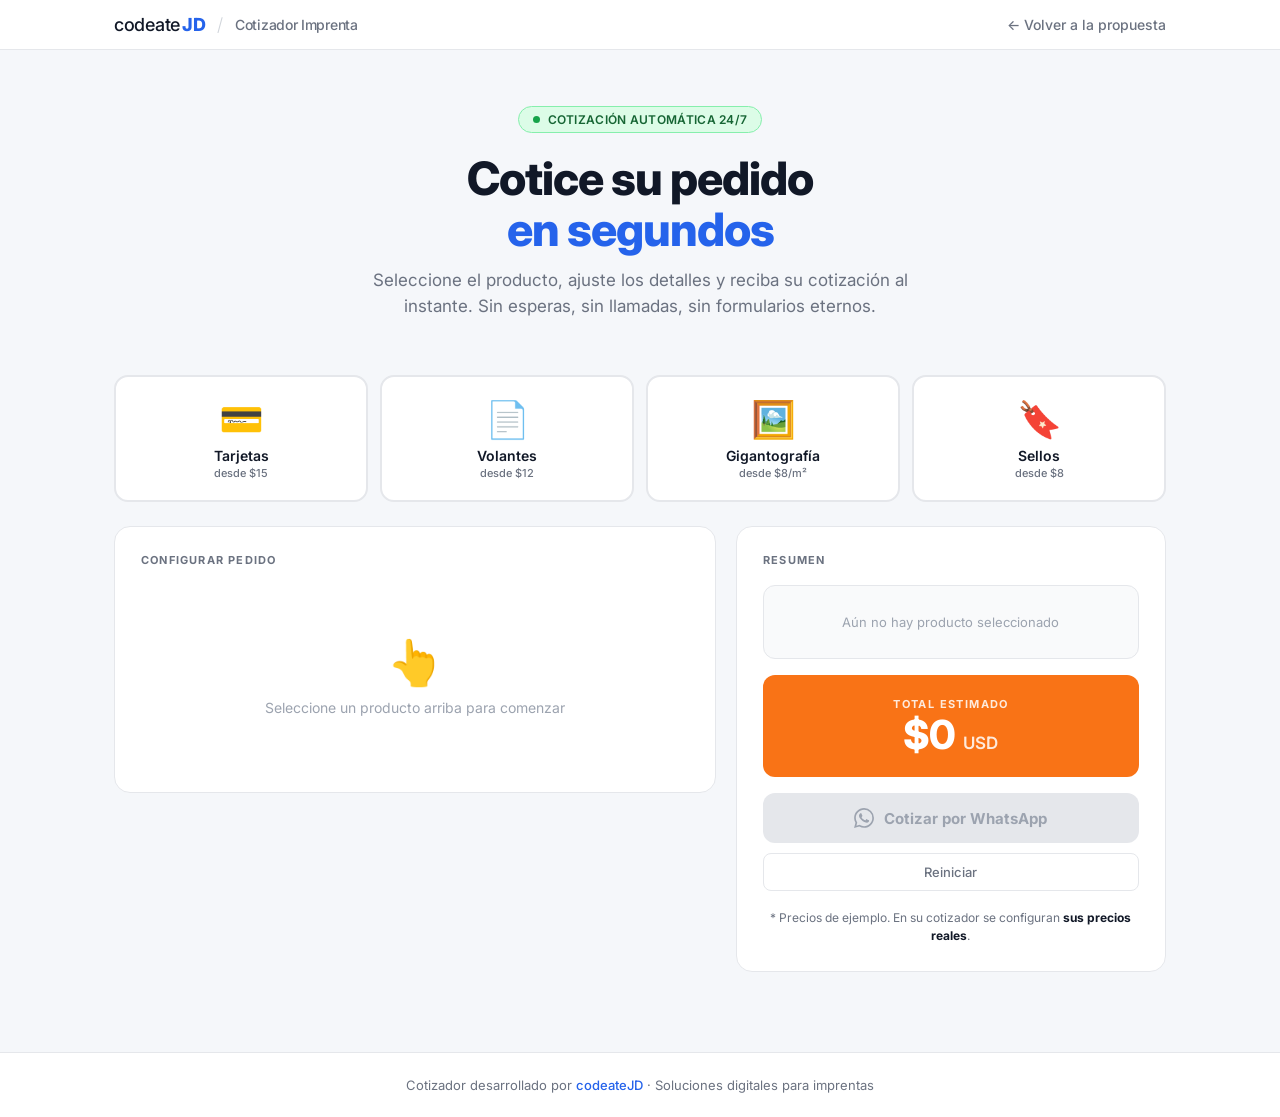
<file: cotizador-imprenta/index.html>
<!DOCTYPE html>
<html lang="es">
<head>
<meta charset="UTF-8">
<meta name="viewport" content="width=device-width, initial-scale=1.0">
<title>Cotizador Imprenta — codeateJD</title>
<meta name="description" content="Cotice tarjetas, volantes, gigantografías y sellos en segundos. Cotizador automático de imprenta por codeateJD.">
<link rel="icon" type="image/svg+xml" href="../favicon.svg">
<link rel="preconnect" href="https://fonts.googleapis.com">
<link href="https://fonts.googleapis.com/css2?family=Inter:wght@400;500;600;700;800&display=swap" rel="stylesheet">

<style>
*, *::before, *::after { margin: 0; padding: 0; box-sizing: border-box; }
html { scroll-behavior: smooth; }
body {
  font-family: 'Inter', -apple-system, sans-serif;
  background: #F5F7FA;
  color: #111827;
  min-height: 100vh;
  overflow-x: hidden;
  -webkit-font-smoothing: antialiased;
}

/* ══════════ NAV ══════════ */
.nav {
  position: sticky; top: 0; z-index: 100;
  background: #FFFFFF;
  border-bottom: 1px solid #E5E7EB;
  padding: 14px 0;
}
.nav-inner {
  max-width: 1100px; margin: 0 auto; padding: 0 24px;
  display: flex; align-items: center; justify-content: space-between;
}
.nav-logo {
  font-size: 18px; font-weight: 700;
  text-decoration: none; letter-spacing: -0.3px;
  color: #111827;
  display: inline-flex; align-items: center;
}
.nav-codeate { color: #111827; font-weight: 500; }
.nav-jd { color: #2563EB; font-weight: 800; margin-left: 2px; }
.nav-divider { color: #D1D5DB; margin: 0 12px; font-weight: 300; }
.nav-product { color: #6B7280; font-size: 14px; font-weight: 500; }
.nav-back {
  color: #6B7280; text-decoration: none;
  font-size: 14px; font-weight: 500;
  display: inline-flex; align-items: center; gap: 6px;
  transition: color 0.2s;
}
.nav-back:hover { color: #2563EB; }

/* ══════════ HEADER ══════════ */
.header {
  max-width: 1100px; margin: 0 auto;
  padding: 56px 24px 32px;
  text-align: center;
}
.header-badge {
  display: inline-flex; align-items: center; gap: 8px;
  background: #DCFCE7;
  border: 1px solid #86EFAC;
  color: #166534;
  font-size: 12px; font-weight: 600;
  padding: 5px 14px; border-radius: 999px;
  margin-bottom: 20px;
  letter-spacing: 0.3px;
}
.badge-dot {
  width: 7px; height: 7px; border-radius: 50%;
  background: #16A34A;
  animation: pulse 2s ease-in-out infinite;
}
@keyframes pulse { 50% { opacity: 0.5; } }

h1.title {
  font-size: clamp(30px, 5vw, 46px);
  font-weight: 800; letter-spacing: -1px;
  margin-bottom: 14px; line-height: 1.1;
  color: #111827;
}
.title-accent { color: #2563EB; }
.subtitle {
  color: #6B7280;
  font-size: clamp(15px, 1.6vw, 17px);
  max-width: 560px; margin: 0 auto;
  line-height: 1.5;
}

/* ══════════ PRODUCT GRID ══════════ */
.products {
  max-width: 1100px; margin: 0 auto;
  padding: 24px 24px 8px;
  display: grid;
  grid-template-columns: repeat(4, 1fr);
  gap: 12px;
}
@media (max-width: 720px) { .products { grid-template-columns: repeat(2, 1fr); } }

.product-card {
  position: relative;
  background: #FFFFFF;
  border: 2px solid #E5E7EB;
  border-radius: 14px;
  padding: 20px 16px;
  cursor: pointer;
  text-align: center;
  transition: border-color 0.15s, transform 0.15s;
}
.product-card:hover {
  border-color: #93C5FD;
  transform: translateY(-2px);
}
.product-card.active {
  border-color: #2563EB;
  background: #EFF6FF;
}
.product-card.active::after {
  content: ''; position: absolute; top: 10px; right: 10px;
  width: 10px; height: 10px; border-radius: 50%;
  background: #2563EB;
}
.product-emoji { font-size: 36px; display: block; margin-bottom: 6px; }
.product-name { font-size: 14px; font-weight: 600; color: #111827; }
.product-desc { font-size: 11px; color: #6B7280; margin-top: 2px; font-weight: 500; }

/* ══════════ FORM AREA ══════════ */
.cotizador {
  max-width: 1100px; margin: 0 auto;
  padding: 16px 24px 80px;
  display: grid;
  grid-template-columns: 1.4fr 1fr;
  gap: 20px;
  align-items: start;
}
@media (max-width: 860px) { .cotizador { grid-template-columns: 1fr; } }

.form-panel, .total-panel {
  background: #FFFFFF;
  border: 1px solid #E5E7EB;
  border-radius: 16px;
  padding: 26px;
}
.panel-title {
  font-size: 11px; font-weight: 700;
  color: #6B7280;
  text-transform: uppercase; letter-spacing: 1.2px;
  margin-bottom: 18px;
}

.form-group { margin-bottom: 22px; }
.form-group:last-child { margin-bottom: 0; }
.form-label {
  display: block; font-size: 13px; font-weight: 600;
  color: #374151; margin-bottom: 10px;
}

.option-grid { display: flex; flex-wrap: wrap; gap: 8px; }
.option-btn {
  background: #FFFFFF;
  border: 1.5px solid #E5E7EB;
  color: #4B5563;
  padding: 9px 16px;
  border-radius: 8px;
  cursor: pointer;
  font-family: 'Inter', sans-serif;
  font-size: 13px; font-weight: 500;
  transition: all 0.15s;
}
.option-btn:hover {
  border-color: #93C5FD;
  color: #1F2937;
}
.option-btn.selected {
  background: #2563EB;
  border-color: #2563EB;
  color: #FFFFFF;
  font-weight: 600;
}

.dim-inputs { display: flex; gap: 10px; align-items: center; }
.dim-input {
  flex: 1;
  background: #FFFFFF;
  border: 1.5px solid #E5E7EB;
  color: #111827;
  padding: 11px 14px;
  border-radius: 8px;
  font-family: 'Inter', sans-serif;
  font-size: 14px;
  font-weight: 500;
}
.dim-input:focus {
  outline: none;
  border-color: #2563EB;
}
.dim-input::placeholder { color: #9CA3AF; }
.dim-sep { color: #9CA3AF; font-weight: 500; font-size: 14px; }

.empty-state {
  text-align: center;
  padding: 50px 20px;
  color: #9CA3AF;
}
.empty-state .icon { font-size: 44px; margin-bottom: 10px; }
.empty-state p { font-size: 14px; }

/* ══════════ TOTAL PANEL ══════════ */
.total-panel { position: sticky; top: 88px; }

.total-summary {
  background: #F9FAFB;
  border: 1px solid #E5E7EB;
  border-radius: 12px;
  padding: 16px;
  margin-bottom: 16px;
  font-size: 13px;
  color: #6B7280;
  min-height: 70px;
}
.total-summary .line {
  display: flex; justify-content: space-between;
  padding: 4px 0;
}
.total-summary .line span:last-child { color: #111827; font-weight: 600; }
.total-summary .empty { text-align: center; padding: 12px 0; color: #9CA3AF; }

.total-amount {
  text-align: center;
  padding: 22px 16px;
  border-radius: 12px;
  background: #F97316;
  color: #FFFFFF;
  margin-bottom: 16px;
}
.total-label {
  font-size: 11px; font-weight: 700;
  color: rgba(255,255,255,0.85);
  letter-spacing: 1.4px; text-transform: uppercase;
  margin-bottom: 4px;
}
.total-value {
  font-size: 40px; font-weight: 800;
  color: #FFFFFF;
  letter-spacing: -1px;
  line-height: 1;
}
.total-currency { font-size: 17px; color: rgba(255,255,255,0.85); margin-left: 4px; font-weight: 600; }

.btn-wa {
  display: flex; align-items: center; justify-content: center; gap: 10px;
  width: 100%;
  background: #25D366;
  color: #FFFFFF;
  text-decoration: none;
  padding: 15px;
  border-radius: 12px;
  font-weight: 700; font-size: 15px;
  border: none; cursor: pointer;
  transition: background 0.15s;
  font-family: 'Inter', sans-serif;
}
.btn-wa:hover { background: #1FB855; }
.btn-wa:disabled {
  background: #E5E7EB;
  color: #9CA3AF;
  cursor: not-allowed;
}
.btn-wa:disabled:hover { background: #E5E7EB; }

.btn-reset {
  display: block; width: 100%;
  background: transparent;
  border: 1px solid #E5E7EB;
  color: #6B7280;
  padding: 10px; margin-top: 10px;
  border-radius: 8px;
  font-size: 13px; font-weight: 500; cursor: pointer;
  font-family: 'Inter', sans-serif;
  transition: all 0.15s;
}
.btn-reset:hover { border-color: #9CA3AF; color: #111827; }

.disclaimer {
  margin-top: 18px;
  text-align: center;
  font-size: 12px;
  color: #6B7280;
  line-height: 1.5;
}
.disclaimer strong { color: #111827; }

/* ══════════ FOOTER ══════════ */
.footer {
  border-top: 1px solid #E5E7EB;
  background: #FFFFFF;
  padding: 24px;
  text-align: center;
  color: #6B7280;
  font-size: 13px;
}
.footer a { color: #2563EB; text-decoration: none; font-weight: 500; }
.footer a:hover { text-decoration: underline; }

/* ══════════ ANIMATIONS ══════════ */
.fade-in {
  animation: fadeIn 0.3s ease-out;
}
@keyframes fadeIn {
  from { opacity: 0; transform: translateY(6px); }
  to { opacity: 1; transform: translateY(0); }
}
</style>
</head>

<body>

<!-- NAV -->
<nav class="nav">
  <div class="nav-inner">
    <a href="/" class="nav-logo">
      <span class="nav-codeate">codeate</span><span class="nav-jd">JD</span>
      <span class="nav-divider">/</span>
      <span class="nav-product">Cotizador Imprenta</span>
    </a>
    <a href="/propuesta-imprenta/" class="nav-back">← Volver a la propuesta</a>
  </div>
</nav>

<!-- HEADER -->
<header class="header">
  <div class="header-badge">
    <span class="badge-dot"></span>
    <span>COTIZACIÓN AUTOMÁTICA 24/7</span>
  </div>
  <h1 class="title">
    Cotice su pedido<br>
    <span class="title-accent">en segundos</span>
  </h1>
  <p class="subtitle">
    Seleccione el producto, ajuste los detalles y reciba su cotización al instante. Sin esperas, sin llamadas, sin formularios eternos.
  </p>
</header>

<!-- PRODUCTS -->
<div class="products">
  <div class="product-card" data-product="tarjetas" onclick="selectProduct('tarjetas')">
    <span class="product-emoji">💳</span>
    <div class="product-name">Tarjetas</div>
    <div class="product-desc">desde $15</div>
  </div>
  <div class="product-card" data-product="volantes" onclick="selectProduct('volantes')">
    <span class="product-emoji">📄</span>
    <div class="product-name">Volantes</div>
    <div class="product-desc">desde $12</div>
  </div>
  <div class="product-card" data-product="gigantografia" onclick="selectProduct('gigantografia')">
    <span class="product-emoji">🖼️</span>
    <div class="product-name">Gigantografía</div>
    <div class="product-desc">desde $8/m²</div>
  </div>
  <div class="product-card" data-product="sellos" onclick="selectProduct('sellos')">
    <span class="product-emoji">🔖</span>
    <div class="product-name">Sellos</div>
    <div class="product-desc">desde $8</div>
  </div>
</div>

<!-- COTIZADOR -->
<div class="cotizador">

  <!-- FORM PANEL -->
  <div class="form-panel">
    <div class="panel-title">Configurar pedido</div>
    <div id="formArea">
      <div class="empty-state">
        <div class="icon">👆</div>
        <p>Seleccione un producto arriba para comenzar</p>
      </div>
    </div>
  </div>

  <!-- TOTAL PANEL -->
  <div class="total-panel">
    <div class="panel-title">Resumen</div>

    <div class="total-summary" id="summary">
      <div class="empty">Aún no hay producto seleccionado</div>
    </div>

    <div class="total-amount">
      <div class="total-label">Total estimado</div>
      <div>
        <span class="total-value" id="totalValue">$0</span>
        <span class="total-currency">USD</span>
      </div>
    </div>

    <button class="btn-wa" id="btnWa" disabled onclick="enviarWhatsApp()">
      <svg width="20" height="20" viewBox="0 0 24 24" fill="currentColor">
        <path d="M17.472 14.382c-.297-.149-1.758-.867-2.03-.967-.273-.099-.471-.148-.67.15-.197.297-.767.966-.94 1.164-.173.199-.347.223-.644.075-.297-.15-1.255-.463-2.39-1.475-.883-.788-1.48-1.761-1.653-2.059-.173-.297-.018-.458.13-.606.134-.133.298-.347.446-.52.149-.174.198-.298.298-.497.099-.198.05-.371-.025-.52-.075-.149-.669-1.612-.916-2.207-.242-.579-.487-.5-.669-.51-.173-.008-.371-.01-.57-.01-.198 0-.52.074-.792.372-.272.297-1.04 1.016-1.04 2.479 0 1.462 1.065 2.875 1.213 3.074.149.198 2.096 3.2 5.077 4.487.709.306 1.262.489 1.694.625.712.227 1.36.195 1.871.118.571-.085 1.758-.719 2.006-1.413.248-.694.248-1.289.173-1.413-.074-.124-.272-.198-.57-.347m-5.421 7.403h-.004a9.87 9.87 0 01-5.031-1.378l-.361-.214-3.741.982.998-3.648-.235-.374a9.86 9.86 0 01-1.51-5.26c.001-5.45 4.436-9.884 9.888-9.884 2.64 0 5.122 1.03 6.988 2.898a9.825 9.825 0 012.893 6.994c-.003 5.45-4.437 9.884-9.885 9.884m8.413-18.297A11.815 11.815 0 0012.05 0C5.495 0 .16 5.335.157 11.892c0 2.096.547 4.142 1.588 5.945L.057 24l6.305-1.654a11.882 11.882 0 005.683 1.448h.005c6.554 0 11.89-5.335 11.893-11.893a11.821 11.821 0 00-3.48-8.413z"/>
      </svg>
      <span id="btnWaText">Cotizar por WhatsApp</span>
    </button>

    <button class="btn-reset" onclick="resetCotizador()">
      Reiniciar
    </button>

    <p class="disclaimer">
      * Precios de ejemplo. En su cotizador se configuran <strong>sus precios reales</strong>.
    </p>
  </div>
</div>

<!-- FOOTER -->
<footer class="footer">
  <p>
    Cotizador desarrollado por <a href="/">codeateJD</a> · Soluciones digitales para imprentas
  </p>
</footer>

<script>
// ══════════ DATA & PRICING ══════════
const WHATSAPP_NUMBER = '584149144103'; // codeateJD

const PRICING = {
  tarjetas: {
    name: 'Tarjetas de presentación',
    emoji: '💳',
    fields: [
      {
        id: 'cantidad', label: 'Cantidad', type: 'options',
        options: [
          { v: 250,  l: '250',   base: 15 },
          { v: 500,  l: '500',   base: 25 },
          { v: 1000, l: '1.000', base: 40 },
          { v: 2000, l: '2.000', base: 70 },
        ]
      },
      {
        id: 'caras', label: 'Caras', type: 'options',
        options: [
          { v: '1', l: '1 cara',  mult: 1 },
          { v: '2', l: '2 caras', mult: 1.30 },
        ]
      },
      {
        id: 'papel', label: 'Papel', type: 'options',
        options: [
          { v: 'mate',      l: 'Mate 300gr',      mult: 1 },
          { v: 'brillante', l: 'Brillante 300gr', mult: 1.10 },
          { v: 'premium',   l: 'Premium 350gr',   mult: 1.50 },
        ]
      },
    ]
  },

  volantes: {
    name: 'Volantes / Flyers',
    emoji: '📄',
    fields: [
      {
        id: 'cantidad', label: 'Cantidad', type: 'options',
        options: [
          { v: 100,  l: '100',   base: 12 },
          { v: 250,  l: '250',   base: 22 },
          { v: 500,  l: '500',   base: 35 },
          { v: 1000, l: '1.000', base: 60 },
          { v: 2000, l: '2.000', base: 100 },
        ]
      },
      {
        id: 'tamano', label: 'Tamaño', type: 'options',
        options: [
          { v: 'A6',          l: 'A6 (10×14cm)',     mult: 0.70 },
          { v: 'A5',          l: 'A5 (14×21cm)',     mult: 1 },
          { v: 'mediacarta',  l: 'Media carta',      mult: 1.10 },
        ]
      },
      {
        id: 'color', label: 'Color', type: 'options',
        options: [
          { v: 'full', l: 'Full color', mult: 1 },
          { v: 'bn',   l: 'Blanco y negro', mult: 0.70 },
        ]
      },
      {
        id: 'caras', label: 'Caras', type: 'options',
        options: [
          { v: '1', l: '1 cara',  mult: 1 },
          { v: '2', l: '2 caras', mult: 1.40 },
        ]
      },
    ]
  },

  gigantografia: {
    name: 'Gigantografía',
    emoji: '🖼️',
    fields: [
      {
        id: 'dimensiones', label: 'Medidas (metros)', type: 'dimensions',
        defaultLargo: 1, defaultAncho: 1
      },
      {
        id: 'material', label: 'Material', type: 'options',
        options: [
          { v: 'banner', l: 'Banner',  pricePerM2: 8 },
          { v: 'vinil',  l: 'Vinil',   pricePerM2: 10 },
          { v: 'canvas', l: 'Canvas',  pricePerM2: 14 },
          { v: 'microp', l: 'Microperforado', pricePerM2: 16 },
        ]
      },
      {
        id: 'acabado', label: 'Acabado', type: 'options',
        options: [
          { v: 'sin',    l: 'Sin terminación',  add: 0 },
          { v: 'ojales', l: 'Con ojales',       add: 2 },
          { v: 'doblado', l: 'Doblado + ojales', add: 4 },
        ]
      },
    ]
  },

  sellos: {
    name: 'Sellos',
    emoji: '🔖',
    fields: [
      {
        id: 'tipo', label: 'Tipo', type: 'options',
        options: [
          { v: 'madera',     l: 'De madera',     base: { chico: 8,  mediano: 12, grande: 18 } },
          { v: 'automatico', l: 'Automático',    base: { chico: 18, mediano: 25, grande: 35 } },
          { v: 'fechador',   l: 'Fechador automático', base: { chico: 28, mediano: 38, grande: 50 } },
        ]
      },
      {
        id: 'tamano', label: 'Tamaño', type: 'options',
        options: [
          { v: 'chico',   l: 'Chico (3×1cm)' },
          { v: 'mediano', l: 'Mediano (5×2cm)' },
          { v: 'grande',  l: 'Grande (6×4cm)' },
        ]
      },
      {
        id: 'cantidad', label: 'Cantidad', type: 'options',
        options: [
          { v: 1, l: '1 unidad',  mult: 1 },
          { v: 2, l: '2 unidades', mult: 1.9 },
          { v: 3, l: '3 unidades', mult: 2.7 },
          { v: 5, l: '5 unidades', mult: 4.3 },
        ]
      },
    ]
  },
};

// ══════════ STATE ══════════
let state = {
  product: null,
  selections: {},
};

// ══════════ RENDER ══════════
function selectProduct(productKey) {
  state.product = productKey;
  state.selections = {};

  const cfg = PRICING[productKey];
  cfg.fields.forEach(field => {
    if (field.type === 'options' && field.options && field.options.length > 0) {
      state.selections[field.id] = field.options[0].v;
    } else if (field.type === 'dimensions') {
      state.selections.largo = field.defaultLargo || 1;
      state.selections.ancho = field.defaultAncho || 1;
    }
  });

  document.querySelectorAll('.product-card').forEach(c => c.classList.remove('active'));
  document.querySelector(`[data-product="${productKey}"]`).classList.add('active');

  renderForm();
  recalc();
}

function renderForm() {
  const area = document.getElementById('formArea');
  if (!state.product) {
    area.innerHTML = '<div class="empty-state"><div class="icon">👆</div><p>Seleccione un producto arriba para comenzar</p></div>';
    return;
  }

  const cfg = PRICING[state.product];
  let html = '';

  cfg.fields.forEach(field => {
    html += `<div class="form-group fade-in">`;
    html += `<label class="form-label">${field.label}</label>`;

    if (field.type === 'options') {
      html += '<div class="option-grid">';
      field.options.forEach(opt => {
        const isSel = state.selections[field.id] === opt.v;
        html += `<button class="option-btn ${isSel ? 'selected' : ''}" onclick="selectOption('${field.id}', ${JSON.stringify(opt.v).replace(/"/g,'&quot;')})">${opt.l}</button>`;
      });
      html += '</div>';
    } else if (field.type === 'dimensions') {
      html += `
        <div class="dim-inputs">
          <input type="number" class="dim-input" id="dim_largo" placeholder="Largo" value="${state.selections.largo || 1}" step="0.5" min="0.1" onchange="updateDimension('largo', this.value)" oninput="updateDimension('largo', this.value)">
          <span class="dim-sep">×</span>
          <input type="number" class="dim-input" id="dim_ancho" placeholder="Ancho" value="${state.selections.ancho || 1}" step="0.5" min="0.1" onchange="updateDimension('ancho', this.value)" oninput="updateDimension('ancho', this.value)">
          <span class="dim-sep">m</span>
        </div>
      `;
    }

    html += '</div>';
  });

  area.innerHTML = html;
}

function selectOption(fieldId, value) {
  state.selections[fieldId] = value;
  renderForm();
  recalc();
}

function updateDimension(dim, value) {
  const num = parseFloat(value);
  if (isNaN(num) || num <= 0) return;
  state.selections[dim] = num;
  recalc();
}

// ══════════ CALCULATE ══════════
function recalc() {
  if (!state.product) {
    document.getElementById('totalValue').textContent = '$0';
    document.getElementById('summary').innerHTML = '<div class="empty">Aún no hay producto seleccionado</div>';
    document.getElementById('btnWa').disabled = true;
    return;
  }

  const cfg = PRICING[state.product];
  let total = 0;
  let lines = [];
  lines.push({ label: 'Producto', value: cfg.name });

  if (state.product === 'tarjetas') {
    const cant = cfg.fields[0].options.find(o => o.v == state.selections.cantidad);
    const caras = cfg.fields[1].options.find(o => o.v === state.selections.caras);
    const papel = cfg.fields[2].options.find(o => o.v === state.selections.papel);
    total = cant.base * caras.mult * papel.mult;
    lines.push({ label: 'Cantidad', value: cant.l + ' u' });
    lines.push({ label: 'Caras', value: caras.l });
    lines.push({ label: 'Papel', value: papel.l });
  }

  if (state.product === 'volantes') {
    const cant = cfg.fields[0].options.find(o => o.v == state.selections.cantidad);
    const tam = cfg.fields[1].options.find(o => o.v === state.selections.tamano);
    const color = cfg.fields[2].options.find(o => o.v === state.selections.color);
    const caras = cfg.fields[3].options.find(o => o.v === state.selections.caras);
    total = cant.base * tam.mult * color.mult * caras.mult;
    lines.push({ label: 'Cantidad', value: cant.l + ' u' });
    lines.push({ label: 'Tamaño', value: tam.l });
    lines.push({ label: 'Color', value: color.l });
    lines.push({ label: 'Caras', value: caras.l });
  }

  if (state.product === 'gigantografia') {
    const largo = state.selections.largo || 1;
    const ancho = state.selections.ancho || 1;
    const m2 = largo * ancho;
    const mat = cfg.fields[1].options.find(o => o.v === state.selections.material);
    const acab = cfg.fields[2].options.find(o => o.v === state.selections.acabado);
    total = m2 * (mat.pricePerM2 + acab.add);
    lines.push({ label: 'Medidas', value: `${largo}×${ancho} m (${m2.toFixed(2)}m²)` });
    lines.push({ label: 'Material', value: mat.l });
    lines.push({ label: 'Acabado', value: acab.l });
  }

  if (state.product === 'sellos') {
    const tipo = cfg.fields[0].options.find(o => o.v === state.selections.tipo);
    const tam = state.selections.tamano;
    const cant = cfg.fields[2].options.find(o => o.v == state.selections.cantidad);
    const tamLabel = cfg.fields[1].options.find(o => o.v === tam).l;
    total = tipo.base[tam] * cant.mult;
    lines.push({ label: 'Tipo', value: tipo.l });
    lines.push({ label: 'Tamaño', value: tamLabel });
    lines.push({ label: 'Cantidad', value: cant.l });
  }

  const summaryHtml = lines.map(l => `<div class="line"><span>${l.label}</span><span>${l.value}</span></div>`).join('');
  document.getElementById('summary').innerHTML = summaryHtml;

  const formatted = total >= 100 ? Math.round(total) : total.toFixed(2);
  document.getElementById('totalValue').textContent = '$' + formatted;
  document.getElementById('btnWa').disabled = false;

  state.total = formatted;
  state.lines = lines;
}

// ══════════ WHATSAPP ══════════
function enviarWhatsApp() {
  if (!state.product || !state.lines) return;
  const cfg = PRICING[state.product];

  let msg = `Hola! Quisiera cotizar este pedido:%0A%0A`;
  msg += `${cfg.emoji} *${cfg.name}*%0A`;
  state.lines.slice(1).forEach(l => {
    msg += `• ${l.label}: ${l.value}%0A`;
  });
  msg += `%0A💰 *Total estimado: $${state.total} USD*%0A%0A`;
  msg += `Cotización generada desde codeatejd.com/cotizador-imprenta`;

  const url = `https://wa.me/${WHATSAPP_NUMBER}?text=${msg}`;
  window.open(url, '_blank');
}

// ══════════ RESET ══════════
function resetCotizador() {
  state.product = null;
  state.selections = {};
  document.querySelectorAll('.product-card').forEach(c => c.classList.remove('active'));
  renderForm();
  recalc();
}

renderForm();
recalc();
</script>

</body>
</html>
</file>
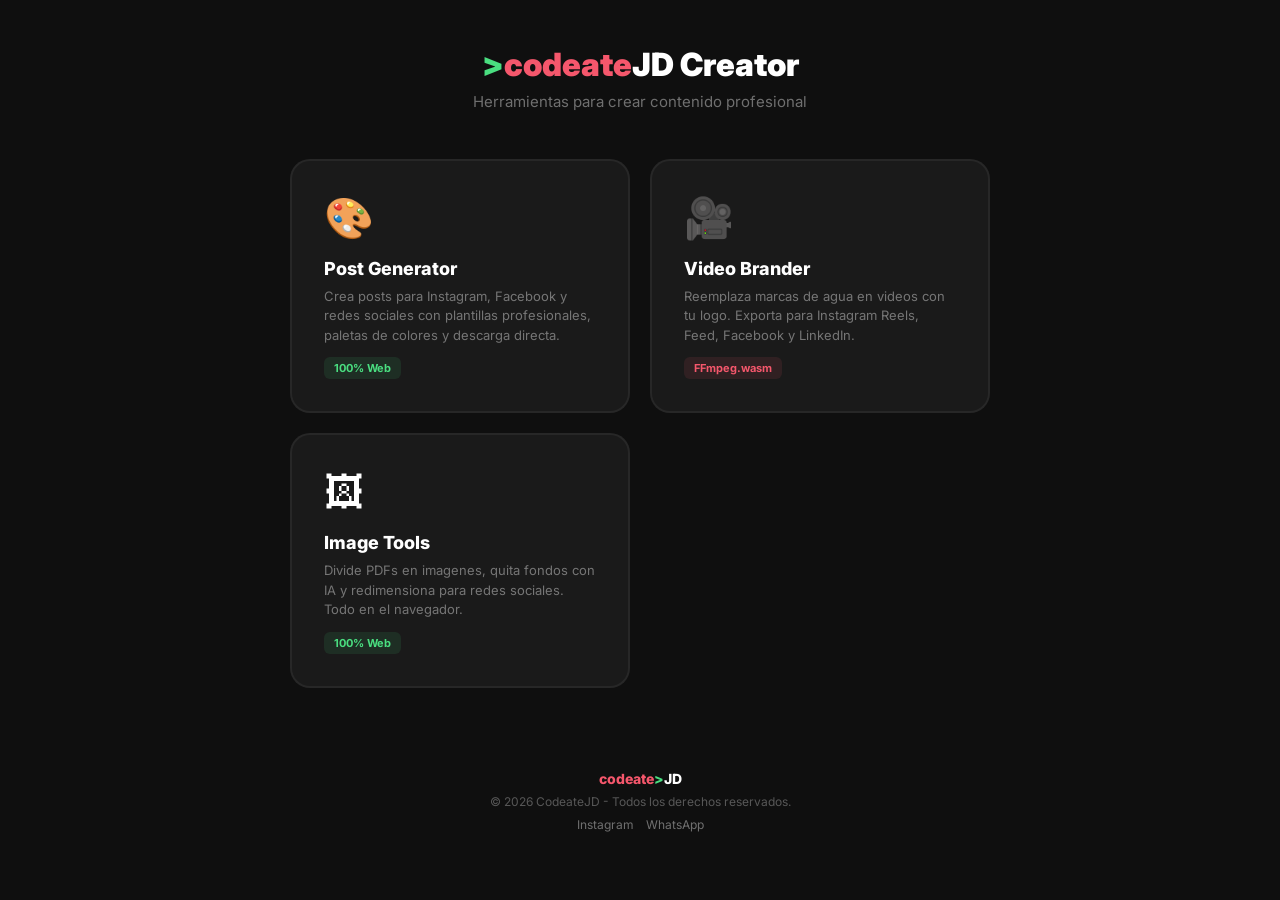
<file: creator/index.html>
<!DOCTYPE html>
<html lang="es">
<head>
<meta charset="UTF-8">
<meta name="viewport" content="width=device-width, initial-scale=1.0">
<title>codeateJD Creator — Herramientas para contenido</title>
<link rel="icon" type="image/svg+xml" href="/creator/favicon.svg">
<link href="https://fonts.googleapis.com/css2?family=Inter:wght@400;600;700;800;900&display=swap" rel="stylesheet">
<style>
  * { margin: 0; padding: 0; box-sizing: border-box; }
  :root { --green: #4ade80; --pink: #f5576c; --dark: #0f0f0f; --dark2: #1a1a1a; }
  body { font-family: 'Inter', sans-serif; background: var(--dark); color: #fff; min-height: 100vh; display: flex; flex-direction: column; align-items: center; justify-content: center; padding: 32px; }

  .logo { font-size: 32px; font-weight: 900; margin-bottom: 8px; }
  .logo .gt { color: var(--green); }
  .logo .cd { color: var(--pink); }
  .subtitle { color: rgba(255,255,255,0.4); font-size: 15px; margin-bottom: 48px; }

  .tools { display: grid; grid-template-columns: 1fr 1fr; gap: 20px; max-width: 700px; width: 100%; }
  .tool-card {
    background: var(--dark2); border: 2px solid rgba(255,255,255,0.06);
    border-radius: 20px; padding: 32px; text-decoration: none; color: inherit;
    transition: all 0.3s; cursor: pointer;
  }
  .tool-card:hover { border-color: var(--green); transform: translateY(-4px); }
  .tool-card .icon { font-size: 40px; margin-bottom: 16px; }
  .tool-card h2 { font-size: 18px; font-weight: 800; margin-bottom: 8px; }
  .tool-card p { color: rgba(255,255,255,0.4); font-size: 13px; line-height: 1.5; }
  .tool-card .tag {
    display: inline-block; margin-top: 12px; padding: 4px 10px;
    border-radius: 6px; font-size: 11px; font-weight: 700;
  }
  .tag-web { background: rgba(74,222,128,0.1); color: var(--green); }
  .tag-video { background: rgba(245,87,108,0.1); color: var(--pink); }

  .footer { margin-top: 48px; color: rgba(255,255,255,0.2); font-size: 12px; }
  .footer a { color: rgba(255,255,255,0.3); text-decoration: none; }
  .footer a:hover { color: var(--green); }

  @media (max-width: 600px) { .tools { grid-template-columns: 1fr; } }
</style>
</head>
<body>

<div class="logo"><span class="gt">&gt;</span><span class="cd">codeate</span><span>JD</span> Creator</div>
<p class="subtitle">Herramientas para crear contenido profesional</p>

<div class="tools">
  <a href="generator/" class="tool-card">
    <div class="icon">&#127912;</div>
    <h2>Post Generator</h2>
    <p>Crea posts para Instagram, Facebook y redes sociales con plantillas profesionales, paletas de colores y descarga directa.</p>
    <span class="tag tag-web">100% Web</span>
  </a>

  <a href="video-brander/" class="tool-card">
    <div class="icon">&#127909;</div>
    <h2>Video Brander</h2>
    <p>Reemplaza marcas de agua en videos con tu logo. Exporta para Instagram Reels, Feed, Facebook y LinkedIn.</p>
    <span class="tag tag-video">FFmpeg.wasm</span>
  </a>

  <a href="image-tools/" class="tool-card">
    <div class="icon">&#128444;</div>
    <h2>Image Tools</h2>
    <p>Divide PDFs en imagenes, quita fondos con IA y redimensiona para redes sociales. Todo en el navegador.</p>
    <span class="tag tag-web">100% Web</span>
  </a>
</div>

<footer style="text-align:center;padding:32px 24px 24px;margin-top:48px;">
  <span style="font-weight:800;font-size:14px"><span style="color:var(--pink)">codeate</span><span style="color:var(--green)">&gt;</span>JD</span>
  <p style="color:rgba(255,255,255,0.3);font-size:12px;margin-top:6px">&copy; 2026 CodeateJD - Todos los derechos reservados.</p>
  <nav style="margin-top:8px;display:flex;gap:12px;justify-content:center">
    <a href="https://www.instagram.com/codeatejd/" target="_blank" rel="noopener" style="color:inherit;opacity:0.4;font-size:12px;text-decoration:none">Instagram</a>
    <a href="https://wa.me/584149144103" target="_blank" rel="noopener" style="color:inherit;opacity:0.4;font-size:12px;text-decoration:none">WhatsApp</a>
  </nav>
</footer>

</body>
</html>
</file>
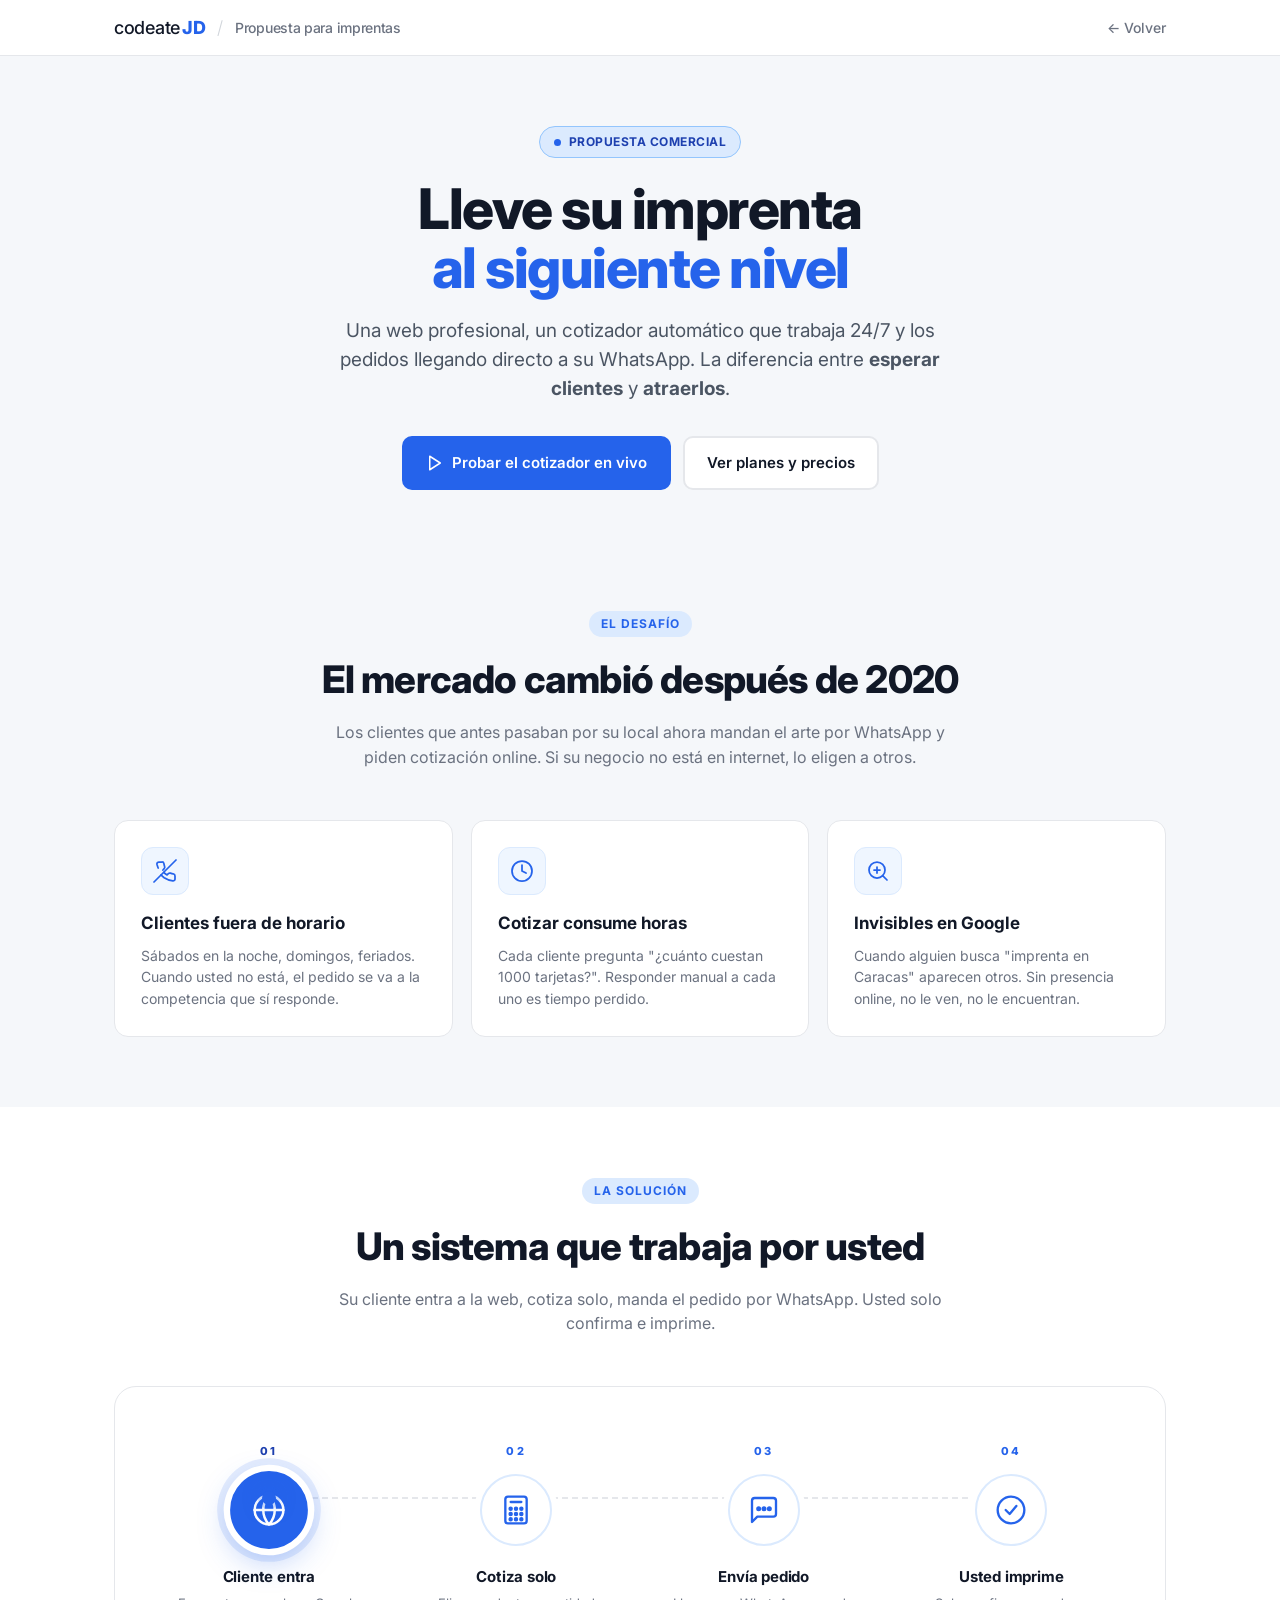
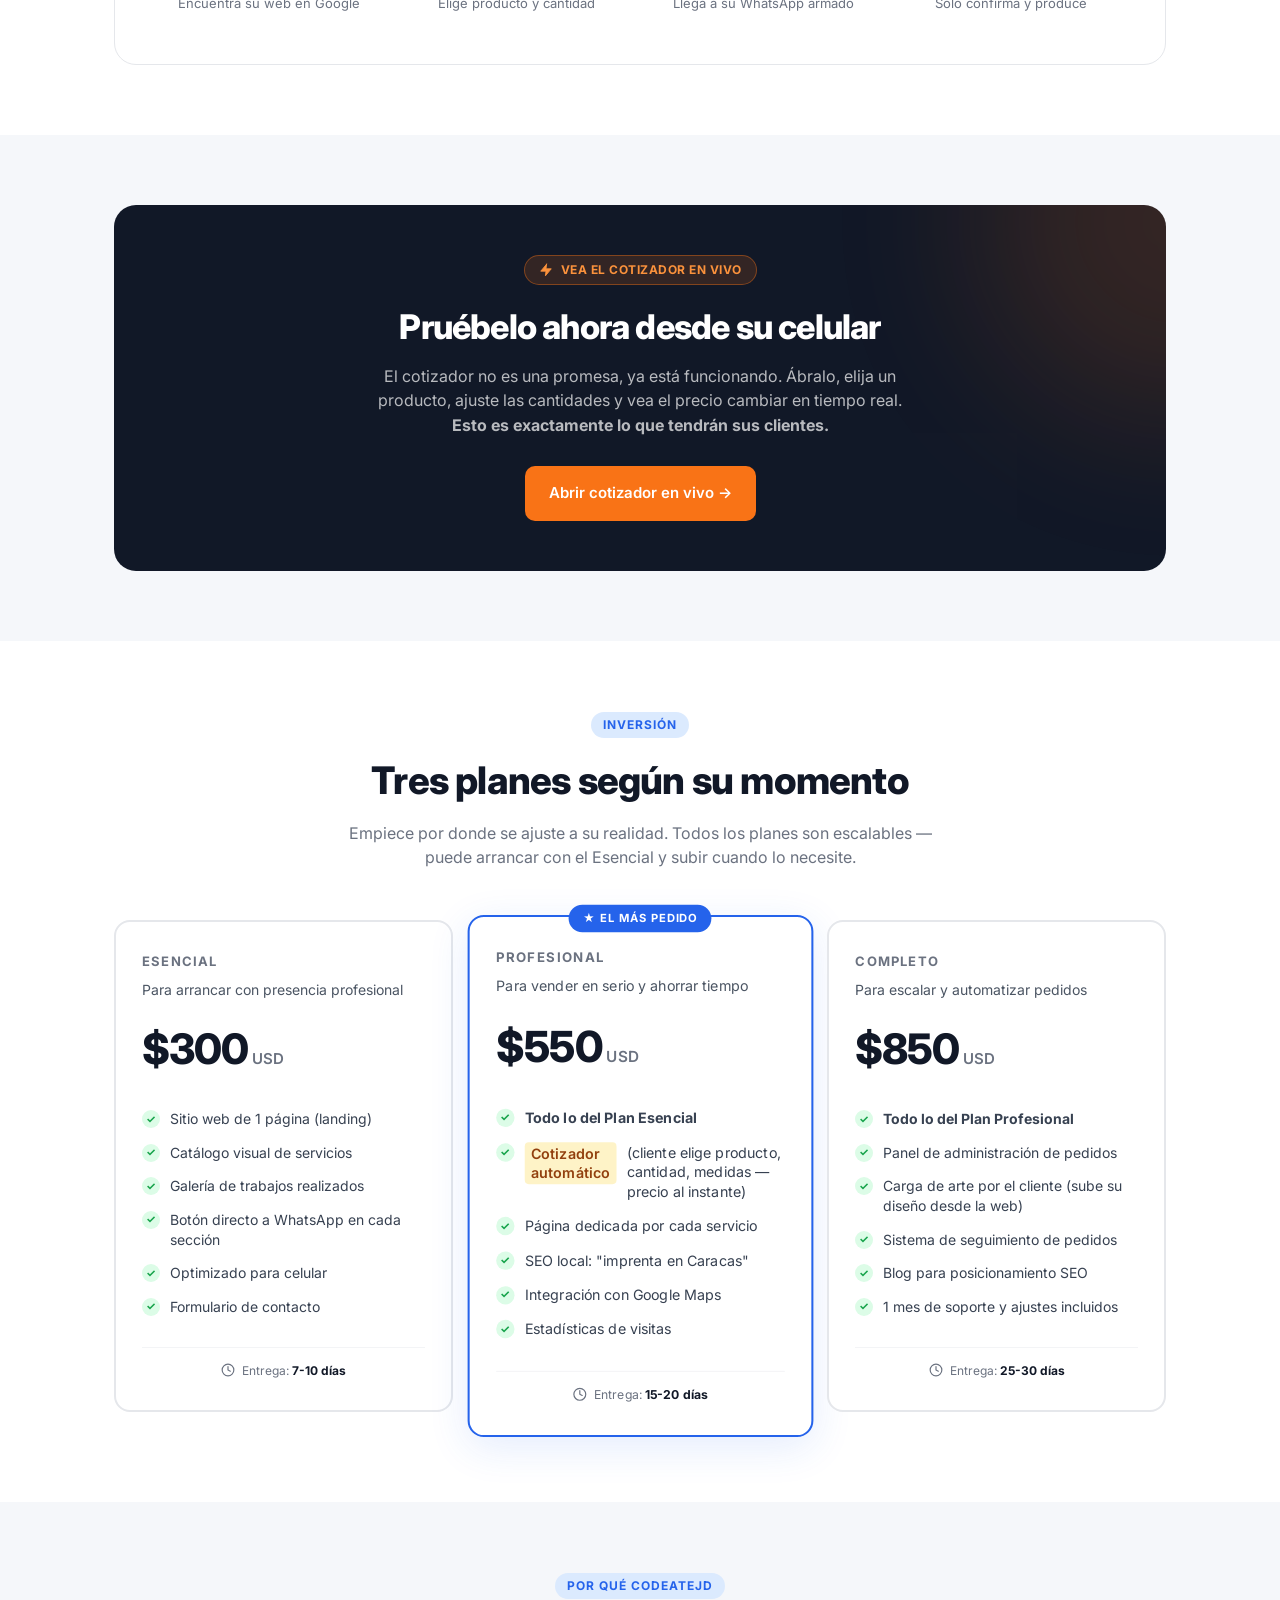
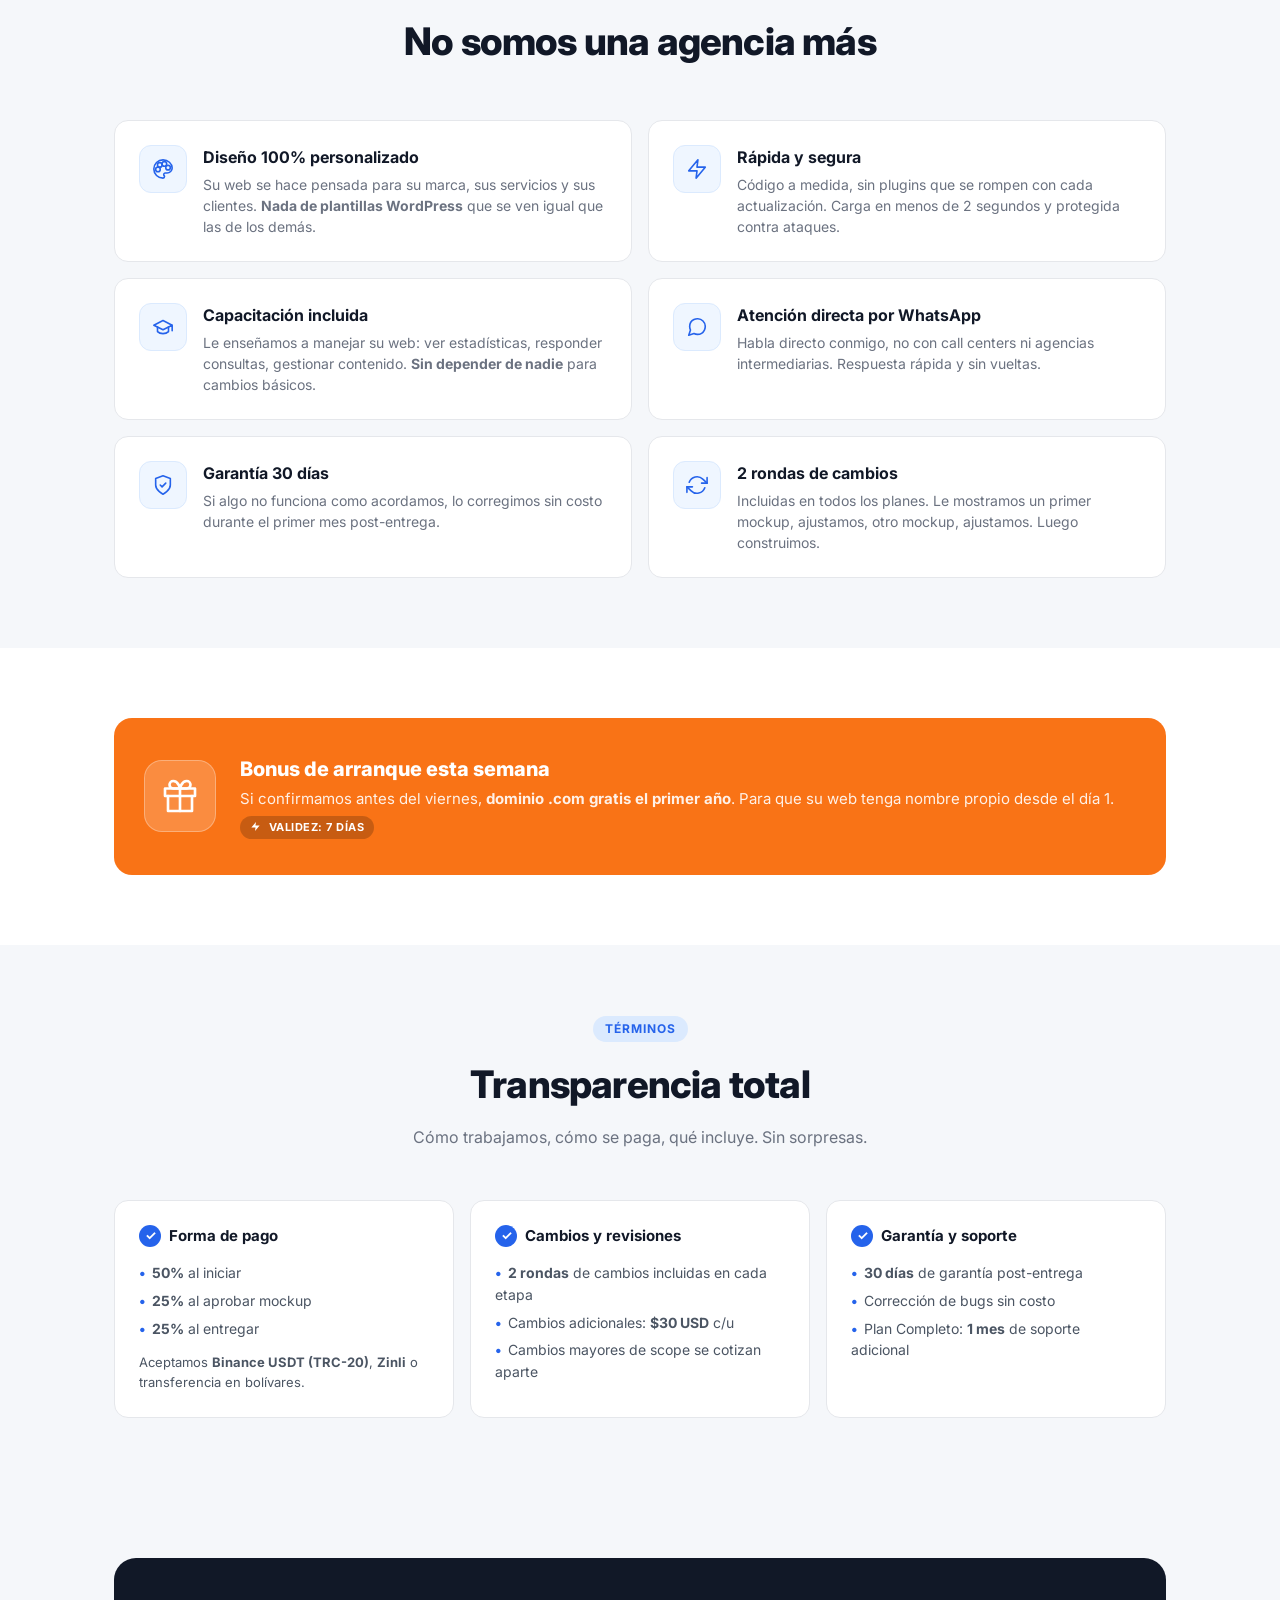
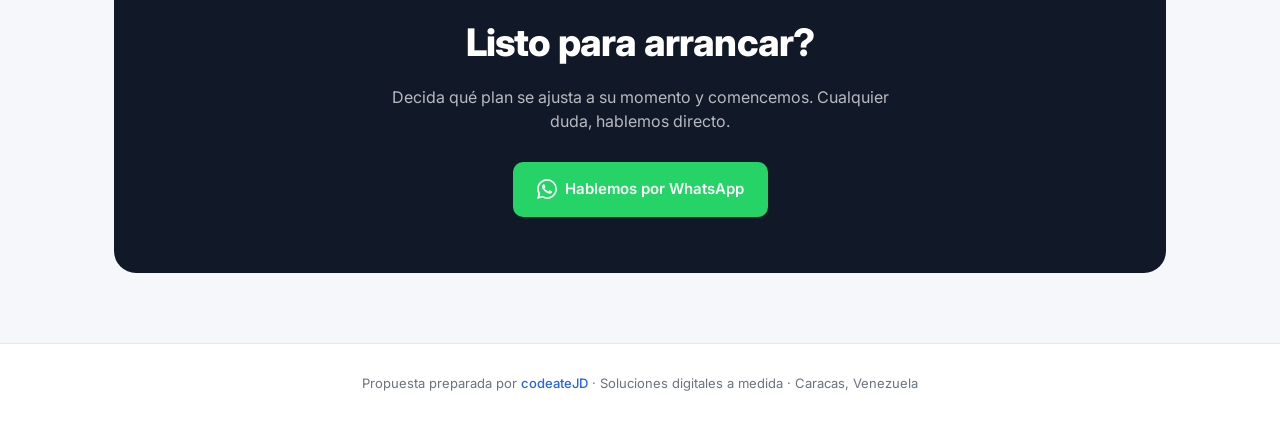
<file: propuesta-imprenta/index.html>
<!DOCTYPE html>
<html lang="es">
<head>
<meta charset="UTF-8">
<meta name="viewport" content="width=device-width, initial-scale=1.0">
<title>Propuesta para su imprenta — codeateJD</title>
<meta name="description" content="Lleve su imprenta al siguiente nivel. Web profesional, cotizador automático y pedidos directos por WhatsApp. Propuesta detallada por codeateJD.">
<link rel="icon" type="image/svg+xml" href="../favicon.svg">
<link rel="preconnect" href="https://fonts.googleapis.com">
<link href="https://fonts.googleapis.com/css2?family=Inter:wght@400;500;600;700;800;900&display=swap" rel="stylesheet">

<style>
*, *::before, *::after { margin: 0; padding: 0; box-sizing: border-box; }
html { scroll-behavior: smooth; }
body {
  font-family: 'Inter', -apple-system, sans-serif;
  background: #F5F7FA;
  color: #111827;
  overflow-x: hidden;
  -webkit-font-smoothing: antialiased;
  line-height: 1.5;
}

/* ══════════ NAV ══════════ */
.nav {
  position: sticky; top: 0; z-index: 100;
  background: #FFFFFF;
  border-bottom: 1px solid #E5E7EB;
  padding: 14px 0;
}
.nav-inner {
  max-width: 1100px; margin: 0 auto; padding: 0 24px;
  display: flex; align-items: center; justify-content: space-between;
}
.nav-logo {
  font-size: 18px; font-weight: 700;
  text-decoration: none; letter-spacing: -0.3px;
  color: #111827;
  display: inline-flex; align-items: center; flex-wrap: wrap;
}
.nav-codeate { color: #111827; font-weight: 500; }
.nav-jd { color: #2563EB; font-weight: 800; margin-left: 2px; }
.nav-divider { color: #D1D5DB; margin: 0 12px; font-weight: 300; }
.nav-product { color: #6B7280; font-size: 14px; font-weight: 500; }
.nav-back {
  color: #6B7280; text-decoration: none;
  font-size: 14px; font-weight: 500;
  transition: color 0.2s;
}
.nav-back:hover { color: #2563EB; }

/* ══════════ CONTAINERS ══════════ */
.container {
  max-width: 1100px; margin: 0 auto;
  padding: 0 24px;
}
.section { padding: 70px 0; }
.section-light { background: #FFFFFF; }

/* ══════════ HERO ══════════ */
.hero {
  padding: 70px 24px 50px;
  text-align: center;
  max-width: 1100px; margin: 0 auto;
}
.hero-badge {
  display: inline-flex; align-items: center; gap: 8px;
  background: #DBEAFE;
  border: 1px solid #93C5FD;
  color: #1E40AF;
  font-size: 12px; font-weight: 700;
  padding: 6px 14px; border-radius: 999px;
  margin-bottom: 22px;
  letter-spacing: 0.5px;
}
.badge-dot {
  width: 7px; height: 7px; border-radius: 50%;
  background: #2563EB;
}
.hero h1 {
  font-size: clamp(34px, 5.5vw, 56px);
  font-weight: 800; letter-spacing: -1.5px;
  margin-bottom: 18px; line-height: 1.05;
  color: #111827;
}
.hero h1 .accent { color: #2563EB; }
.hero p.lead {
  color: #4B5563;
  font-size: clamp(16px, 1.8vw, 19px);
  max-width: 660px; margin: 0 auto 32px;
  line-height: 1.55;
}
.hero-ctas {
  display: flex; gap: 12px; justify-content: center; flex-wrap: wrap;
}
.btn {
  display: inline-flex; align-items: center; gap: 8px;
  padding: 14px 22px;
  border-radius: 10px;
  font-weight: 600; font-size: 15px;
  text-decoration: none;
  transition: all 0.15s;
  cursor: pointer;
  font-family: 'Inter', sans-serif;
  border: 2px solid transparent;
}
.btn-primary {
  background: #2563EB;
  color: #FFFFFF;
}
.btn-primary:hover { background: #1D4ED8; transform: translateY(-1px); }
.btn-outline {
  background: #FFFFFF;
  color: #111827;
  border: 2px solid #E5E7EB;
}
.btn-outline:hover { border-color: #2563EB; color: #2563EB; }
.btn-wa {
  background: #25D366;
  color: #FFFFFF;
}
.btn-wa:hover { background: #1FB855; transform: translateY(-1px); }
.btn-orange {
  background: #F97316;
  color: #FFFFFF;
}
.btn-orange:hover { background: #EA580C; }

/* ══════════ SECTION HEADERS ══════════ */
.section-tag {
  display: inline-block;
  font-size: 12px; font-weight: 700;
  color: #2563EB;
  background: #DBEAFE;
  padding: 4px 12px; border-radius: 999px;
  letter-spacing: 1px;
  margin-bottom: 14px;
}
.section-title {
  font-size: clamp(26px, 4vw, 38px);
  font-weight: 800; letter-spacing: -0.8px;
  color: #111827;
  margin-bottom: 12px;
}
.section-subtitle {
  color: #6B7280;
  font-size: 16px;
  max-width: 620px;
  line-height: 1.55;
}
.section-header { text-align: center; margin-bottom: 50px; }
.section-header .section-subtitle { margin: 0 auto; }

/* ══════════ PROBLEM SECTION ══════════ */
.problem-grid {
  display: grid;
  grid-template-columns: repeat(3, 1fr);
  gap: 18px;
}
@media (max-width: 800px) { .problem-grid { grid-template-columns: 1fr; } }

.problem-card {
  background: #FFFFFF;
  border: 1px solid #E5E7EB;
  border-radius: 14px;
  padding: 26px;
}
.problem-icon {
  width: 48px; height: 48px;
  background: #EFF6FF;
  border: 1px solid #DBEAFE;
  color: #2563EB;
  border-radius: 12px;
  display: flex; align-items: center; justify-content: center;
  margin-bottom: 16px;
  transition: background 0.3s, transform 0.3s, border-color 0.3s;
}
.problem-card:hover .problem-icon {
  background: #2563EB;
  border-color: #2563EB;
  color: #FFFFFF;
  transform: scale(1.08) rotate(-3deg);
}

/* ══════════ GENERIC REVEAL ══════════ */
.reveal {
  opacity: 0;
  transform: translateY(24px);
  transition: opacity 0.7s ease-out, transform 0.7s ease-out;
}
.reveal.visible {
  opacity: 1;
  transform: translateY(0);
}
.problem-card h3 {
  font-size: 17px; font-weight: 700;
  color: #111827;
  margin-bottom: 8px;
}
.problem-card p {
  color: #6B7280;
  font-size: 14px; line-height: 1.55;
}

/* ══════════ SOLUTION SECTION ══════════ */
.solution-flow {
  background: #FFFFFF;
  border: 1px solid #E5E7EB;
  border-radius: 22px;
  padding: 56px 30px 50px;
  display: grid;
  grid-template-columns: repeat(4, 1fr);
  gap: 0;
  position: relative;
}
.solution-flow::before {
  content: '';
  position: absolute;
  top: 110px;
  left: 14%; right: 14%;
  border-top: 2px dashed #E5E7EB;
  z-index: 0;
}
@media (max-width: 800px) {
  .solution-flow { grid-template-columns: 1fr; padding: 30px 20px; gap: 28px; }
  .solution-flow::before {
    top: 60px; bottom: 60px;
    left: 50%; right: auto;
    width: 0;
    border-top: none;
    border-left: 2px dashed #E5E7EB;
  }
}

.flow-step {
  text-align: center;
  position: relative;
  z-index: 1;
  padding: 0 10px;
  opacity: 0;
  transform: translateY(20px);
  transition: opacity 0.6s ease-out, transform 0.6s ease-out;
}
.flow-step.visible {
  opacity: 1;
  transform: translateY(0);
}
.flow-number {
  font-size: 11px;
  font-weight: 800;
  color: #2563EB;
  letter-spacing: 2.5px;
  margin-bottom: 14px;
  font-family: 'Inter', sans-serif;
}
.flow-icon {
  width: 72px; height: 72px;
  background: #FFFFFF;
  border: 2px solid #DBEAFE;
  border-radius: 50%;
  display: flex; align-items: center; justify-content: center;
  color: #2563EB;
  margin: 0 auto 20px;
  transition: border-color 0.3s, transform 0.3s, box-shadow 0.3s, background 0.3s;
  box-shadow: 0 0 0 6px #FFFFFF;
  position: relative;
}
.flow-step:hover .flow-icon {
  border-color: #2563EB;
  transform: scale(1.05);
}
.flow-step.active .flow-icon {
  background: #2563EB;
  border-color: #2563EB;
  color: #FFFFFF;
  box-shadow: 0 0 0 6px #FFFFFF, 0 0 0 12px rgba(37,99,235,0.12), 0 10px 30px rgba(37,99,235,0.35);
  transform: scale(1.08);
}
.flow-step.active .flow-number { color: #1E40AF; }
.flow-step h4 {
  font-size: 15px; font-weight: 700;
  color: #111827; margin-bottom: 6px;
  letter-spacing: -0.2px;
}
.flow-step p {
  font-size: 13px;
  color: #6B7280;
  line-height: 1.5;
}

/* Icon-specific micro-animations on active */
.flow-step.active .icon-globe { animation: spin 4s linear infinite; }
.flow-step.active .icon-calc-dot {
  animation: blink 0.6s ease-in-out infinite alternate;
}
.flow-step.active .icon-msg-dots circle {
  animation: bounce 0.8s ease-in-out infinite;
}
.flow-step.active .icon-msg-dots circle:nth-child(2) { animation-delay: 0.15s; }
.flow-step.active .icon-msg-dots circle:nth-child(3) { animation-delay: 0.3s; }
.flow-step.active .icon-check-path {
  stroke-dasharray: 50;
  stroke-dashoffset: 0;
  animation: drawCheck 0.7s ease-out;
}
@keyframes spin { to { transform: rotate(360deg); } }
@keyframes blink { from { opacity: 0.3; } to { opacity: 1; } }
@keyframes bounce {
  0%, 100% { transform: translateY(0); }
  50% { transform: translateY(-3px); }
}
@keyframes drawCheck {
  from { stroke-dashoffset: 50; }
  to { stroke-dashoffset: 0; }
}

/* Traveling pulse on connector */
.flow-pulse {
  position: absolute;
  top: 104px;
  left: 14%;
  width: 14px; height: 14px;
  border-radius: 50%;
  background: #2563EB;
  box-shadow: 0 0 0 4px rgba(37,99,235,0.18), 0 0 18px rgba(37,99,235,0.5);
  animation: travel 6s ease-in-out infinite;
  z-index: 2;
  pointer-events: none;
}
@keyframes travel {
  0%   { left: 14%; opacity: 0; }
  8%   { opacity: 1; }
  92%  { opacity: 1; }
  100% { left: 86%; opacity: 0; }
}
@media (max-width: 800px) {
  .flow-pulse { display: none; }
}

/* ══════════ DEMO HIGHLIGHT ══════════ */
.demo-highlight {
  background: #111827;
  border-radius: 22px;
  padding: 50px;
  text-align: center;
  color: #FFFFFF;
  position: relative;
  overflow: hidden;
}
.demo-highlight::before {
  content: '';
  position: absolute;
  top: -50%; right: -20%;
  width: 400px; height: 400px;
  background: #F97316;
  border-radius: 50%;
  opacity: 0.15;
  filter: blur(80px);
}
.demo-badge {
  display: inline-flex; align-items: center; gap: 8px;
  background: rgba(249,115,22,0.15);
  border: 1px solid rgba(249,115,22,0.4);
  color: #FB923C;
  font-size: 12px; font-weight: 700;
  padding: 5px 14px; border-radius: 999px;
  margin-bottom: 16px;
  letter-spacing: 0.5px;
  position: relative; z-index: 1;
}
.demo-highlight h2 {
  font-size: clamp(24px, 3.5vw, 34px);
  font-weight: 800; letter-spacing: -0.8px;
  margin-bottom: 12px;
  position: relative; z-index: 1;
}
.demo-highlight p {
  color: rgba(255,255,255,0.7);
  max-width: 560px; margin: 0 auto 28px;
  font-size: 16px; line-height: 1.55;
  position: relative; z-index: 1;
}
.demo-highlight .btn { position: relative; z-index: 1; }

/* ══════════ TIERS ══════════ */
.tiers {
  display: grid;
  grid-template-columns: repeat(3, 1fr);
  gap: 18px;
  align-items: start;
}
@media (max-width: 900px) { .tiers { grid-template-columns: 1fr; } }

.tier {
  background: #FFFFFF;
  border: 2px solid #E5E7EB;
  border-radius: 16px;
  padding: 30px 26px;
  position: relative;
}
.tier.featured {
  border-color: #2563EB;
  transform: scale(1.02);
  box-shadow: 0 10px 40px rgba(37,99,235,0.12);
}
@media (max-width: 900px) { .tier.featured { transform: none; } }

.tier-recommended {
  position: absolute; top: -12px; left: 50%; transform: translateX(-50%);
  background: #2563EB;
  color: #FFFFFF;
  font-size: 11px; font-weight: 700;
  padding: 5px 14px;
  border-radius: 999px;
  letter-spacing: 0.8px;
}
.tier-name {
  font-size: 13px; font-weight: 700;
  text-transform: uppercase;
  letter-spacing: 1.2px;
  color: #6B7280;
  margin-bottom: 8px;
}
.tier-tagline {
  color: #4B5563; font-size: 14px;
  margin-bottom: 18px; line-height: 1.4;
}
.tier-price {
  display: flex; align-items: baseline; gap: 4px;
  margin-bottom: 22px;
}
.tier-price-amount {
  font-size: 42px; font-weight: 800;
  color: #111827;
  letter-spacing: -1px;
}
.tier-price-currency {
  font-size: 15px; font-weight: 600;
  color: #6B7280;
}
.tier-features {
  list-style: none;
  margin-bottom: 24px;
}
.tier-features li {
  display: flex; align-items: flex-start; gap: 10px;
  padding: 7px 0;
  color: #374151;
  font-size: 14px;
  line-height: 1.4;
}
.tier-check {
  flex-shrink: 0;
  width: 18px; height: 18px;
  background: #DCFCE7;
  color: #16A34A;
  border-radius: 50%;
  display: flex; align-items: center; justify-content: center;
  font-size: 11px; font-weight: 700;
  margin-top: 1px;
}
.tier-divider {
  border-top: 1px dashed #E5E7EB;
  margin: 6px 0;
}
.tier-divider-label {
  font-size: 11px; font-weight: 700;
  color: #9CA3AF;
  text-transform: uppercase;
  letter-spacing: 0.8px;
  padding: 6px 0;
}
.tier-time {
  font-size: 12px;
  color: #6B7280;
  text-align: center;
  padding-top: 14px;
  border-top: 1px solid #F3F4F6;
}
.tier-time strong { color: #111827; }
.tier .btn { width: 100%; justify-content: center; }

/* ══════════ BENEFITS ══════════ */
.benefits-grid {
  display: grid;
  grid-template-columns: repeat(2, 1fr);
  gap: 16px;
}
@media (max-width: 700px) { .benefits-grid { grid-template-columns: 1fr; } }

.benefit-card {
  background: #FFFFFF;
  border: 1px solid #E5E7EB;
  border-radius: 14px;
  padding: 24px;
  display: flex; gap: 16px; align-items: flex-start;
}
.benefit-icon {
  flex-shrink: 0;
  width: 48px; height: 48px;
  background: #EFF6FF;
  border: 1px solid #DBEAFE;
  color: #2563EB;
  border-radius: 12px;
  display: flex; align-items: center; justify-content: center;
  transition: background 0.3s, color 0.3s, border-color 0.3s, transform 0.3s;
}
.benefit-card { transition: border-color 0.2s, transform 0.2s; }
.benefit-card:hover {
  border-color: #DBEAFE;
  transform: translateY(-2px);
}
.benefit-card:hover .benefit-icon {
  background: #2563EB;
  border-color: #2563EB;
  color: #FFFFFF;
  transform: scale(1.08);
}
.benefit-card h4 {
  font-size: 16px; font-weight: 700;
  color: #111827;
  margin-bottom: 5px;
}
.benefit-card p {
  color: #6B7280;
  font-size: 14px; line-height: 1.5;
}

/* ══════════ BONUS ══════════ */
.bonus-card {
  background: #F97316;
  color: #FFFFFF;
  border-radius: 18px;
  padding: 36px 30px;
  display: flex; align-items: center; gap: 24px;
}
@media (max-width: 700px) { .bonus-card { flex-direction: column; text-align: center; } }

.bonus-icon {
  width: 72px; height: 72px;
  background: rgba(255,255,255,0.18);
  border: 1px solid rgba(255,255,255,0.3);
  color: #FFFFFF;
  border-radius: 18px;
  display: flex; align-items: center; justify-content: center;
  flex-shrink: 0;
  animation: bonusFloat 3s ease-in-out infinite;
}
@keyframes bonusFloat {
  0%, 100% { transform: translateY(0) rotate(0); }
  50% { transform: translateY(-4px) rotate(-3deg); }
}
.bonus-content h3 {
  font-size: 20px; font-weight: 800;
  margin-bottom: 4px;
}
.bonus-content p {
  font-size: 15px;
  color: rgba(255,255,255,0.9);
  line-height: 1.5;
}
.bonus-tag {
  display: inline-block;
  background: rgba(0,0,0,0.2);
  color: #FFFFFF;
  font-size: 11px; font-weight: 700;
  padding: 3px 10px;
  border-radius: 999px;
  margin-top: 6px;
  letter-spacing: 0.5px;
}

/* ══════════ TERMS ══════════ */
.terms-grid {
  display: grid;
  grid-template-columns: repeat(3, 1fr);
  gap: 16px;
}
@media (max-width: 800px) { .terms-grid { grid-template-columns: 1fr; } }

.term-card {
  background: #FFFFFF;
  border: 1px solid #E5E7EB;
  border-radius: 14px;
  padding: 24px;
}
.term-card h4 {
  font-size: 15px; font-weight: 700;
  color: #111827;
  margin-bottom: 12px;
  display: flex; align-items: center; gap: 8px;
}
.term-card h4::before {
  content: '✓';
  width: 22px; height: 22px;
  background: #2563EB;
  color: #FFFFFF;
  border-radius: 50%;
  display: inline-flex; align-items: center; justify-content: center;
  font-size: 13px; font-weight: 700;
}
.term-card p, .term-card li {
  color: #4B5563;
  font-size: 14px;
  line-height: 1.55;
}
.term-card ul {
  list-style: none;
  padding-left: 0;
}
.term-card li {
  padding: 3px 0;
}
.term-card li::before {
  content: '•';
  color: #2563EB;
  margin-right: 6px;
  font-weight: 700;
}

/* ══════════ FINAL CTA ══════════ */
.cta-final {
  background: #111827;
  color: #FFFFFF;
  border-radius: 22px;
  padding: 56px 30px;
  text-align: center;
}
.cta-final h2 {
  font-size: clamp(26px, 4vw, 38px);
  font-weight: 800; letter-spacing: -0.8px;
  margin-bottom: 14px;
}
.cta-final p {
  color: rgba(255,255,255,0.7);
  font-size: 16px;
  max-width: 540px;
  margin: 0 auto 28px;
  line-height: 1.55;
}

/* ══════════ FOOTER ══════════ */
.footer {
  border-top: 1px solid #E5E7EB;
  background: #FFFFFF;
  padding: 30px 24px;
  text-align: center;
  color: #6B7280;
  font-size: 13px;
}
.footer a { color: #2563EB; text-decoration: none; font-weight: 500; }
.footer a:hover { text-decoration: underline; }

/* ══════════ HIGHLIGHTS ══════════ */
.kw {
  background: #FEF3C7;
  padding: 1px 6px;
  border-radius: 4px;
  font-weight: 600;
  color: #92400E;
}
</style>
</head>

<body>

<!-- NAV -->
<nav class="nav">
  <div class="nav-inner">
    <a href="/" class="nav-logo">
      <span class="nav-codeate">codeate</span><span class="nav-jd">JD</span>
      <span class="nav-divider">/</span>
      <span class="nav-product">Propuesta para imprentas</span>
    </a>
    <a href="/" class="nav-back">← Volver</a>
  </div>
</nav>

<!-- HERO -->
<section class="hero">
  <div class="hero-badge">
    <span class="badge-dot"></span>
    <span>PROPUESTA COMERCIAL</span>
  </div>
  <h1>
    Lleve su imprenta<br>
    <span class="accent">al siguiente nivel</span>
  </h1>
  <p class="lead">
    Una web profesional, un cotizador automático que trabaja 24/7 y los pedidos llegando directo a su WhatsApp. La diferencia entre <strong>esperar clientes</strong> y <strong>atraerlos</strong>.
  </p>
  <div class="hero-ctas">
    <a href="/cotizador-imprenta/" class="btn btn-primary">
      <svg width="18" height="18" viewBox="0 0 24 24" fill="none" stroke="currentColor" stroke-width="2" stroke-linecap="round" stroke-linejoin="round">
        <polygon points="5 3 19 12 5 21 5 3"/>
      </svg>
      Probar el cotizador en vivo
    </a>
    <a href="#planes" class="btn btn-outline">
      Ver planes y precios
    </a>
  </div>
</section>

<!-- PROBLEMA -->
<section class="section">
  <div class="container">
    <div class="section-header">
      <span class="section-tag">EL DESAFÍO</span>
      <h2 class="section-title">El mercado cambió después de 2020</h2>
      <p class="section-subtitle">
        Los clientes que antes pasaban por su local ahora mandan el arte por WhatsApp y piden cotización online. Si su negocio no está en internet, lo eligen a otros.
      </p>
    </div>

    <div class="problem-grid">
      <div class="problem-card reveal">
        <div class="problem-icon">
          <svg width="24" height="24" viewBox="0 0 24 24" fill="none" stroke="currentColor" stroke-width="1.75" stroke-linecap="round" stroke-linejoin="round">
            <path d="M10.68 13.31a16 16 0 0 0 3.41 2.6l1.27-1.27a2 2 0 0 1 2.11-.45 12.84 12.84 0 0 0 2.81.7 2 2 0 0 1 1.72 2v3a2 2 0 0 1-2.18 2 19.79 19.79 0 0 1-8.63-3.07 19.5 19.5 0 0 1-3.11-2.89"/>
            <path d="M5.17 9A19.86 19.86 0 0 1 3.92 5.18 2 2 0 0 1 5.91 3h3a2 2 0 0 1 2 1.72 12.84 12.84 0 0 0 .7 2.81 2 2 0 0 1-.45 2.11L9.91 11"/>
            <line x1="23" y1="1" x2="1" y2="23"/>
          </svg>
        </div>
        <h3>Clientes fuera de horario</h3>
        <p>Sábados en la noche, domingos, feriados. Cuando usted no está, el pedido se va a la competencia que sí responde.</p>
      </div>
      <div class="problem-card reveal">
        <div class="problem-icon">
          <svg width="24" height="24" viewBox="0 0 24 24" fill="none" stroke="currentColor" stroke-width="1.75" stroke-linecap="round" stroke-linejoin="round">
            <circle cx="12" cy="12" r="10"/>
            <polyline points="12 6 12 12 16 14"/>
          </svg>
        </div>
        <h3>Cotizar consume horas</h3>
        <p>Cada cliente pregunta "¿cuánto cuestan 1000 tarjetas?". Responder manual a cada uno es tiempo perdido.</p>
      </div>
      <div class="problem-card reveal">
        <div class="problem-icon">
          <svg width="24" height="24" viewBox="0 0 24 24" fill="none" stroke="currentColor" stroke-width="1.75" stroke-linecap="round" stroke-linejoin="round">
            <circle cx="11" cy="11" r="8"/>
            <line x1="21" y1="21" x2="16.65" y2="16.65"/>
            <line x1="11" y1="8" x2="11" y2="14"/>
            <line x1="8" y1="11" x2="14" y2="11"/>
          </svg>
        </div>
        <h3>Invisibles en Google</h3>
        <p>Cuando alguien busca "imprenta en Caracas" aparecen otros. Sin presencia online, no le ven, no le encuentran.</p>
      </div>
    </div>
  </div>
</section>

<!-- SOLUCIÓN -->
<section class="section section-light">
  <div class="container">
    <div class="section-header">
      <span class="section-tag">LA SOLUCIÓN</span>
      <h2 class="section-title">Un sistema que trabaja por usted</h2>
      <p class="section-subtitle">
        Su cliente entra a la web, cotiza solo, manda el pedido por WhatsApp. Usted solo confirma e imprime.
      </p>
    </div>

    <div class="solution-flow" id="solutionFlow">
      <div class="flow-pulse"></div>

      <div class="flow-step" data-step="0">
        <div class="flow-number">01</div>
        <div class="flow-icon">
          <svg class="icon-globe" width="32" height="32" viewBox="0 0 24 24" fill="none" stroke="currentColor" stroke-width="1.75" stroke-linecap="round" stroke-linejoin="round">
            <circle cx="12" cy="12" r="10"/>
            <path d="M12 2a14.5 14.5 0 0 0 0 20 14.5 14.5 0 0 0 0-20"/>
            <path d="M2 12h20"/>
          </svg>
        </div>
        <h4>Cliente entra</h4>
        <p>Encuentra su web en Google</p>
      </div>

      <div class="flow-step" data-step="1">
        <div class="flow-number">02</div>
        <div class="flow-icon">
          <svg width="32" height="32" viewBox="0 0 24 24" fill="none" stroke="currentColor" stroke-width="1.75" stroke-linecap="round" stroke-linejoin="round">
            <rect x="4" y="2" width="16" height="20" rx="2"/>
            <line x1="8" y1="6" x2="16" y2="6"/>
            <circle class="icon-calc-dot" cx="8" cy="11" r="0.8" fill="currentColor"/>
            <circle class="icon-calc-dot" cx="12" cy="11" r="0.8" fill="currentColor"/>
            <circle class="icon-calc-dot" cx="16" cy="11" r="0.8" fill="currentColor"/>
            <circle class="icon-calc-dot" cx="8" cy="15" r="0.8" fill="currentColor"/>
            <circle class="icon-calc-dot" cx="12" cy="15" r="0.8" fill="currentColor"/>
            <circle class="icon-calc-dot" cx="16" cy="15" r="0.8" fill="currentColor"/>
            <circle class="icon-calc-dot" cx="8" cy="19" r="0.8" fill="currentColor"/>
            <circle class="icon-calc-dot" cx="12" cy="19" r="0.8" fill="currentColor"/>
            <circle class="icon-calc-dot" cx="16" cy="19" r="0.8" fill="currentColor"/>
          </svg>
        </div>
        <h4>Cotiza solo</h4>
        <p>Elige producto y cantidad</p>
      </div>

      <div class="flow-step" data-step="2">
        <div class="flow-number">03</div>
        <div class="flow-icon">
          <svg width="32" height="32" viewBox="0 0 24 24" fill="none" stroke="currentColor" stroke-width="1.75" stroke-linecap="round" stroke-linejoin="round">
            <path d="M21 15a2 2 0 0 1-2 2H7l-4 4V5a2 2 0 0 1 2-2h14a2 2 0 0 1 2 2z"/>
            <g class="icon-msg-dots">
              <circle cx="8" cy="11" r="1" fill="currentColor"/>
              <circle cx="12" cy="11" r="1" fill="currentColor"/>
              <circle cx="16" cy="11" r="1" fill="currentColor"/>
            </g>
          </svg>
        </div>
        <h4>Envía pedido</h4>
        <p>Llega a su WhatsApp armado</p>
      </div>

      <div class="flow-step" data-step="3">
        <div class="flow-number">04</div>
        <div class="flow-icon">
          <svg width="32" height="32" viewBox="0 0 24 24" fill="none" stroke="currentColor" stroke-width="1.75" stroke-linecap="round" stroke-linejoin="round">
            <circle cx="12" cy="12" r="10"/>
            <polyline class="icon-check-path" points="8 12 11 15 16 9"/>
          </svg>
        </div>
        <h4>Usted imprime</h4>
        <p>Solo confirma y produce</p>
      </div>
    </div>
  </div>
</section>

<!-- DEMO HIGHLIGHT -->
<section class="section">
  <div class="container">
    <div class="demo-highlight">
      <div class="demo-badge">
        <svg width="14" height="14" viewBox="0 0 24 24" fill="currentColor" stroke="currentColor" stroke-width="1.5" stroke-linecap="round" stroke-linejoin="round">
          <polygon points="13 2 3 14 12 14 11 22 21 10 12 10 13 2"/>
        </svg>
        <span>VEA EL COTIZADOR EN VIVO</span>
      </div>
      <h2>Pruébelo ahora desde su celular</h2>
      <p>
        El cotizador no es una promesa, ya está funcionando. Ábralo, elija un producto, ajuste las cantidades y vea el precio cambiar en tiempo real. <strong>Esto es exactamente lo que tendrán sus clientes.</strong>
      </p>
      <a href="/cotizador-imprenta/" class="btn btn-orange" target="_blank">
        Abrir cotizador en vivo →
      </a>
    </div>
  </div>
</section>

<!-- TIERS -->
<section class="section section-light" id="planes">
  <div class="container">
    <div class="section-header">
      <span class="section-tag">INVERSIÓN</span>
      <h2 class="section-title">Tres planes según su momento</h2>
      <p class="section-subtitle">
        Empiece por donde se ajuste a su realidad. Todos los planes son escalables — puede arrancar con el Esencial y subir cuando lo necesite.
      </p>
    </div>

    <div class="tiers">

      <!-- ESENCIAL -->
      <div class="tier reveal">
        <div class="tier-name">Esencial</div>
        <div class="tier-tagline">Para arrancar con presencia profesional</div>
        <div class="tier-price">
          <span class="tier-price-amount">$300</span>
          <span class="tier-price-currency">USD</span>
        </div>
        <ul class="tier-features">
          <li><span class="tier-check">✓</span>Sitio web de 1 página (landing)</li>
          <li><span class="tier-check">✓</span>Catálogo visual de servicios</li>
          <li><span class="tier-check">✓</span>Galería de trabajos realizados</li>
          <li><span class="tier-check">✓</span>Botón directo a WhatsApp en cada sección</li>
          <li><span class="tier-check">✓</span>Optimizado para celular</li>
          <li><span class="tier-check">✓</span>Formulario de contacto</li>
        </ul>
        <div class="tier-time">
          <svg width="14" height="14" viewBox="0 0 24 24" fill="none" stroke="currentColor" stroke-width="2" stroke-linecap="round" stroke-linejoin="round" style="vertical-align: -2px; margin-right: 4px;">
            <circle cx="12" cy="12" r="10"/><polyline points="12 6 12 12 16 14"/>
          </svg>
          Entrega: <strong>7-10 días</strong>
        </div>
      </div>

      <!-- PROFESIONAL -->
      <div class="tier featured reveal">
        <div class="tier-recommended">★ EL MÁS PEDIDO</div>
        <div class="tier-name">Profesional</div>
        <div class="tier-tagline">Para vender en serio y ahorrar tiempo</div>
        <div class="tier-price">
          <span class="tier-price-amount">$550</span>
          <span class="tier-price-currency">USD</span>
        </div>
        <ul class="tier-features">
          <li><span class="tier-check">✓</span><strong>Todo lo del Plan Esencial</strong></li>
          <li><span class="tier-check">✓</span><span class="kw">Cotizador automático</span> (cliente elige producto, cantidad, medidas — precio al instante)</li>
          <li><span class="tier-check">✓</span>Página dedicada por cada servicio</li>
          <li><span class="tier-check">✓</span>SEO local: "imprenta en Caracas"</li>
          <li><span class="tier-check">✓</span>Integración con Google Maps</li>
          <li><span class="tier-check">✓</span>Estadísticas de visitas</li>
        </ul>
        <div class="tier-time">
          <svg width="14" height="14" viewBox="0 0 24 24" fill="none" stroke="currentColor" stroke-width="2" stroke-linecap="round" stroke-linejoin="round" style="vertical-align: -2px; margin-right: 4px;">
            <circle cx="12" cy="12" r="10"/><polyline points="12 6 12 12 16 14"/>
          </svg>
          Entrega: <strong>15-20 días</strong>
        </div>
      </div>

      <!-- COMPLETO -->
      <div class="tier reveal">
        <div class="tier-name">Completo</div>
        <div class="tier-tagline">Para escalar y automatizar pedidos</div>
        <div class="tier-price">
          <span class="tier-price-amount">$850</span>
          <span class="tier-price-currency">USD</span>
        </div>
        <ul class="tier-features">
          <li><span class="tier-check">✓</span><strong>Todo lo del Plan Profesional</strong></li>
          <li><span class="tier-check">✓</span>Panel de administración de pedidos</li>
          <li><span class="tier-check">✓</span>Carga de arte por el cliente (sube su diseño desde la web)</li>
          <li><span class="tier-check">✓</span>Sistema de seguimiento de pedidos</li>
          <li><span class="tier-check">✓</span>Blog para posicionamiento SEO</li>
          <li><span class="tier-check">✓</span>1 mes de soporte y ajustes incluidos</li>
        </ul>
        <div class="tier-time">
          <svg width="14" height="14" viewBox="0 0 24 24" fill="none" stroke="currentColor" stroke-width="2" stroke-linecap="round" stroke-linejoin="round" style="vertical-align: -2px; margin-right: 4px;">
            <circle cx="12" cy="12" r="10"/><polyline points="12 6 12 12 16 14"/>
          </svg>
          Entrega: <strong>25-30 días</strong>
        </div>
      </div>

    </div>
  </div>
</section>

<!-- BENEFITS -->
<section class="section">
  <div class="container">
    <div class="section-header">
      <span class="section-tag">POR QUÉ CODEATEJD</span>
      <h2 class="section-title">No somos una agencia más</h2>
    </div>

    <div class="benefits-grid">
      <div class="benefit-card reveal">
        <div class="benefit-icon">
          <svg width="22" height="22" viewBox="0 0 24 24" fill="none" stroke="currentColor" stroke-width="1.75" stroke-linecap="round" stroke-linejoin="round">
            <circle cx="13.5" cy="6.5" r="2.5"/>
            <circle cx="17.5" cy="10.5" r="2.5"/>
            <circle cx="6.5" cy="12.5" r="2.5"/>
            <circle cx="8.5" cy="7.5" r="2.5"/>
            <path d="M12 2C6.5 2 2 6.5 2 12s4.5 10 10 10c.926 0 1.648-.746 1.648-1.688 0-.437-.18-.835-.437-1.125-.29-.289-.438-.652-.438-1.125a1.64 1.64 0 0 1 1.668-1.668h1.996c3.051 0 5.555-2.503 5.555-5.554C21.965 6.012 17.461 2 12 2z"/>
          </svg>
        </div>
        <div>
          <h4>Diseño 100% personalizado</h4>
          <p>Su web se hace pensada para su marca, sus servicios y sus clientes. <strong>Nada de plantillas WordPress</strong> que se ven igual que las de los demás.</p>
        </div>
      </div>
      <div class="benefit-card reveal">
        <div class="benefit-icon">
          <svg width="22" height="22" viewBox="0 0 24 24" fill="none" stroke="currentColor" stroke-width="1.75" stroke-linecap="round" stroke-linejoin="round">
            <polygon points="13 2 3 14 12 14 11 22 21 10 12 10 13 2"/>
          </svg>
        </div>
        <div>
          <h4>Rápida y segura</h4>
          <p>Código a medida, sin plugins que se rompen con cada actualización. Carga en menos de 2 segundos y protegida contra ataques.</p>
        </div>
      </div>
      <div class="benefit-card reveal">
        <div class="benefit-icon">
          <svg width="22" height="22" viewBox="0 0 24 24" fill="none" stroke="currentColor" stroke-width="1.75" stroke-linecap="round" stroke-linejoin="round">
            <path d="M22 10v6M2 10l10-5 10 5-10 5z"/>
            <path d="M6 12v5c3 3 9 3 12 0v-5"/>
          </svg>
        </div>
        <div>
          <h4>Capacitación incluida</h4>
          <p>Le enseñamos a manejar su web: ver estadísticas, responder consultas, gestionar contenido. <strong>Sin depender de nadie</strong> para cambios básicos.</p>
        </div>
      </div>
      <div class="benefit-card reveal">
        <div class="benefit-icon">
          <svg width="22" height="22" viewBox="0 0 24 24" fill="none" stroke="currentColor" stroke-width="1.75" stroke-linecap="round" stroke-linejoin="round">
            <path d="M21 11.5a8.38 8.38 0 0 1-.9 3.8 8.5 8.5 0 0 1-7.6 4.7 8.38 8.38 0 0 1-3.8-.9L3 21l1.9-5.7a8.38 8.38 0 0 1-.9-3.8 8.5 8.5 0 0 1 4.7-7.6 8.38 8.38 0 0 1 3.8-.9h.5a8.48 8.48 0 0 1 8 8v.5z"/>
          </svg>
        </div>
        <div>
          <h4>Atención directa por WhatsApp</h4>
          <p>Habla directo conmigo, no con call centers ni agencias intermediarias. Respuesta rápida y sin vueltas.</p>
        </div>
      </div>
      <div class="benefit-card reveal">
        <div class="benefit-icon">
          <svg width="22" height="22" viewBox="0 0 24 24" fill="none" stroke="currentColor" stroke-width="1.75" stroke-linecap="round" stroke-linejoin="round">
            <path d="M12 22s8-4 8-10V5l-8-3-8 3v7c0 6 8 10 8 10z"/>
            <polyline points="9 12 11 14 15 10"/>
          </svg>
        </div>
        <div>
          <h4>Garantía 30 días</h4>
          <p>Si algo no funciona como acordamos, lo corregimos sin costo durante el primer mes post-entrega.</p>
        </div>
      </div>
      <div class="benefit-card reveal">
        <div class="benefit-icon">
          <svg width="22" height="22" viewBox="0 0 24 24" fill="none" stroke="currentColor" stroke-width="1.75" stroke-linecap="round" stroke-linejoin="round">
            <polyline points="23 4 23 10 17 10"/>
            <polyline points="1 20 1 14 7 14"/>
            <path d="M3.51 9a9 9 0 0 1 14.85-3.36L23 10M1 14l4.64 4.36A9 9 0 0 0 20.49 15"/>
          </svg>
        </div>
        <div>
          <h4>2 rondas de cambios</h4>
          <p>Incluidas en todos los planes. Le mostramos un primer mockup, ajustamos, otro mockup, ajustamos. Luego construimos.</p>
        </div>
      </div>
    </div>
  </div>
</section>

<!-- BONUS -->
<section class="section section-light">
  <div class="container">
    <div class="bonus-card reveal">
      <div class="bonus-icon">
        <svg width="36" height="36" viewBox="0 0 24 24" fill="none" stroke="currentColor" stroke-width="1.75" stroke-linecap="round" stroke-linejoin="round">
          <polyline points="20 12 20 22 4 22 4 12"/>
          <rect x="2" y="7" width="20" height="5"/>
          <line x1="12" y1="22" x2="12" y2="7"/>
          <path d="M12 7H7.5a2.5 2.5 0 0 1 0-5C11 2 12 7 12 7z"/>
          <path d="M12 7h4.5a2.5 2.5 0 0 0 0-5C13 2 12 7 12 7z"/>
        </svg>
      </div>
      <div class="bonus-content">
        <h3>Bonus de arranque esta semana</h3>
        <p>Si confirmamos antes del viernes, <strong>dominio .com gratis el primer año</strong>. Para que su web tenga nombre propio desde el día 1.</p>
        <span class="bonus-tag">
          <svg width="11" height="11" viewBox="0 0 24 24" fill="currentColor" style="vertical-align: -1px; margin-right: 4px;">
            <polygon points="13 2 3 14 12 14 11 22 21 10 12 10 13 2"/>
          </svg>
          VALIDEZ: 7 DÍAS
        </span>
      </div>
    </div>
  </div>
</section>

<!-- TERMS -->
<section class="section">
  <div class="container">
    <div class="section-header">
      <span class="section-tag">TÉRMINOS</span>
      <h2 class="section-title">Transparencia total</h2>
      <p class="section-subtitle">
        Cómo trabajamos, cómo se paga, qué incluye. Sin sorpresas.
      </p>
    </div>

    <div class="terms-grid">
      <div class="term-card">
        <h4>Forma de pago</h4>
        <ul>
          <li><strong>50%</strong> al iniciar</li>
          <li><strong>25%</strong> al aprobar mockup</li>
          <li><strong>25%</strong> al entregar</li>
        </ul>
        <p style="margin-top: 10px; font-size: 13px;">
          Aceptamos <strong>Binance USDT (TRC-20)</strong>, <strong>Zinli</strong> o transferencia en bolívares.
        </p>
      </div>

      <div class="term-card">
        <h4>Cambios y revisiones</h4>
        <ul>
          <li><strong>2 rondas</strong> de cambios incluidas en cada etapa</li>
          <li>Cambios adicionales: <strong>$30 USD</strong> c/u</li>
          <li>Cambios mayores de scope se cotizan aparte</li>
        </ul>
      </div>

      <div class="term-card">
        <h4>Garantía y soporte</h4>
        <ul>
          <li><strong>30 días</strong> de garantía post-entrega</li>
          <li>Corrección de bugs sin costo</li>
          <li>Plan Completo: <strong>1 mes</strong> de soporte adicional</li>
        </ul>
      </div>
    </div>
  </div>
</section>

<!-- FINAL CTA -->
<section class="section">
  <div class="container">
    <div class="cta-final">
      <h2>Listo para arrancar?</h2>
      <p>
        Decida qué plan se ajusta a su momento y comencemos. Cualquier duda, hablemos directo.
      </p>
      <a href="https://wa.me/584149144103?text=Hola!%20Vi%20la%20propuesta%20y%20me%20interesa%20arrancar." class="btn btn-wa" target="_blank">
        <svg width="20" height="20" viewBox="0 0 24 24" fill="currentColor">
          <path d="M17.472 14.382c-.297-.149-1.758-.867-2.03-.967-.273-.099-.471-.148-.67.15-.197.297-.767.966-.94 1.164-.173.199-.347.223-.644.075-.297-.15-1.255-.463-2.39-1.475-.883-.788-1.48-1.761-1.653-2.059-.173-.297-.018-.458.13-.606.134-.133.298-.347.446-.52.149-.174.198-.298.298-.497.099-.198.05-.371-.025-.52-.075-.149-.669-1.612-.916-2.207-.242-.579-.487-.5-.669-.51-.173-.008-.371-.01-.57-.01-.198 0-.52.074-.792.372-.272.297-1.04 1.016-1.04 2.479 0 1.462 1.065 2.875 1.213 3.074.149.198 2.096 3.2 5.077 4.487.709.306 1.262.489 1.694.625.712.227 1.36.195 1.871.118.571-.085 1.758-.719 2.006-1.413.248-.694.248-1.289.173-1.413-.074-.124-.272-.198-.57-.347m-5.421 7.403h-.004a9.87 9.87 0 01-5.031-1.378l-.361-.214-3.741.982.998-3.648-.235-.374a9.86 9.86 0 01-1.51-5.26c.001-5.45 4.436-9.884 9.888-9.884 2.64 0 5.122 1.03 6.988 2.898a9.825 9.825 0 012.893 6.994c-.003 5.45-4.437 9.884-9.885 9.884m8.413-18.297A11.815 11.815 0 0012.05 0C5.495 0 .16 5.335.157 11.892c0 2.096.547 4.142 1.588 5.945L.057 24l6.305-1.654a11.882 11.882 0 005.683 1.448h.005c6.554 0 11.89-5.335 11.893-11.893a11.821 11.821 0 00-3.48-8.413z"/>
        </svg>
        Hablemos por WhatsApp
      </a>
    </div>
  </div>
</section>

<!-- FOOTER -->
<footer class="footer">
  <p>
    Propuesta preparada por <a href="/">codeateJD</a> · Soluciones digitales a medida · Caracas, Venezuela
  </p>
</footer>

<script>
// ══════════ FLOW SECTION: stagger reveal + active cycle ══════════
(function() {
  const flow = document.getElementById('solutionFlow');
  if (!flow) return;
  const steps = flow.querySelectorAll('.flow-step');
  let cycleInterval = null;
  let activeIdx = 0;

  const observer = new IntersectionObserver((entries) => {
    entries.forEach(entry => {
      if (entry.isIntersecting) {
        steps.forEach((step, i) => {
          setTimeout(() => step.classList.add('visible'), i * 140);
        });
        setTimeout(startCycle, steps.length * 140 + 400);
        observer.unobserve(flow);
      }
    });
  }, { threshold: 0.25 });
  observer.observe(flow);

  function startCycle() {
    if (cycleInterval) return;
    setActive(0);
    cycleInterval = setInterval(() => {
      activeIdx = (activeIdx + 1) % steps.length;
      setActive(activeIdx);
    }, 1500);
  }

  function setActive(idx) {
    steps.forEach((s, i) => s.classList.toggle('active', i === idx));
  }

  document.addEventListener('visibilitychange', () => {
    if (document.hidden && cycleInterval) {
      clearInterval(cycleInterval);
      cycleInterval = null;
    } else if (!document.hidden && flow.querySelector('.flow-step.visible')) {
      startCycle();
    }
  });
})();

// ══════════ GENERIC REVEAL: stagger by parent group ══════════
(function() {
  const groups = new Map();
  document.querySelectorAll('.reveal').forEach(el => {
    const parent = el.parentElement;
    if (!groups.has(parent)) groups.set(parent, []);
    groups.get(parent).push(el);
  });

  const observer = new IntersectionObserver((entries) => {
    entries.forEach(entry => {
      if (entry.isIntersecting) {
        const items = groups.get(entry.target);
        if (items) {
          items.forEach((el, i) => {
            setTimeout(() => el.classList.add('visible'), i * 100);
          });
        }
        observer.unobserve(entry.target);
      }
    });
  }, { threshold: 0.15, rootMargin: '0px 0px -50px 0px' });

  groups.forEach((_, parent) => observer.observe(parent));
})();
</script>

</body>
</html>
</file>
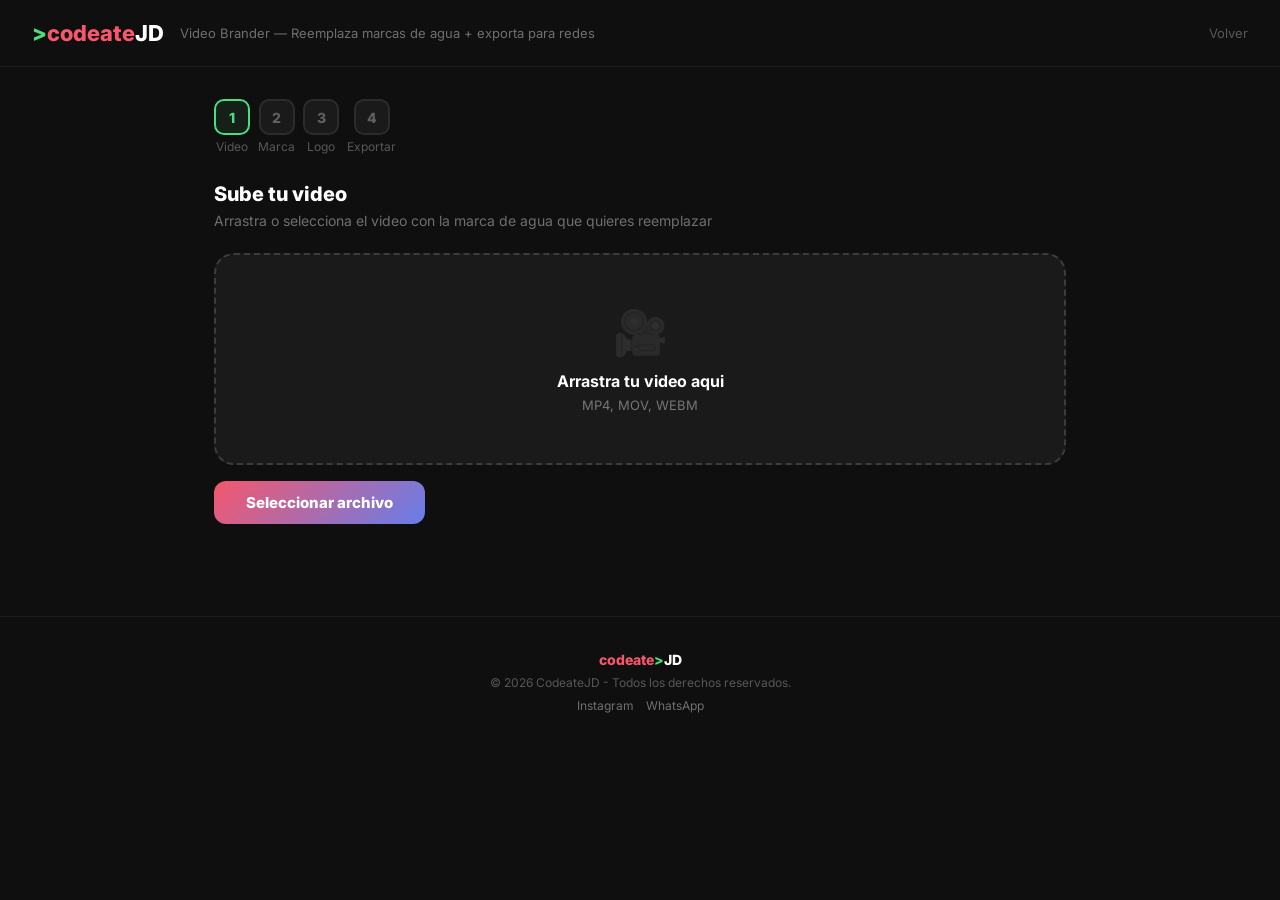
<file: creator/video-brander/index.html>
<!DOCTYPE html>
<html lang="es">
<head>
<meta charset="UTF-8">
<meta name="viewport" content="width=device-width, initial-scale=1.0">
<title>codeateJD — Video Brander</title>
<link rel="icon" type="image/svg+xml" href="/creator/favicon.svg">
<link href="https://fonts.googleapis.com/css2?family=Inter:wght@400;600;700;800;900&display=swap" rel="stylesheet">
<style>
  * { margin: 0; padding: 0; box-sizing: border-box; }
  :root { --green: #4ade80; --pink: #f5576c; --dark: #0f0f0f; --dark2: #1a1a1a; --dark3: #252525; }
  body { font-family: 'Inter', sans-serif; background: var(--dark); color: #fff; min-height: 100vh; }

  .header {
    padding: 20px 32px;
    border-bottom: 1px solid rgba(255,255,255,0.06);
    display: flex; align-items: center; gap: 16px;
  }
  .header .logo { font-size: 22px; font-weight: 800; text-decoration: none; color: inherit; }
  .header .logo .gt { color: var(--green); }
  .header .logo .cd { color: var(--pink); }
  .header .subtitle { color: rgba(255,255,255,0.4); font-size: 13px; }
  .header .back { color: rgba(255,255,255,0.3); text-decoration: none; font-size: 13px; margin-left: auto; }
  .header .back:hover { color: var(--green); }

  .container { max-width: 900px; margin: 0 auto; padding: 32px 24px; }

  /* Steps */
  .step { display: none; }
  .step.active { display: block; }
  .step-indicator { display: flex; gap: 8px; margin-bottom: 28px; }
  .step-dot {
    width: 36px; height: 36px; border-radius: 10px;
    background: var(--dark2); border: 2px solid rgba(255,255,255,0.08);
    display: flex; align-items: center; justify-content: center;
    font-weight: 800; font-size: 14px; color: rgba(255,255,255,0.3);
    transition: all 0.3s;
  }
  .step-dot.active { border-color: var(--green); color: var(--green); background: rgba(74,222,128,0.08); }
  .step-dot.done { border-color: var(--green); color: black; background: var(--green); }
  .step-label { font-size: 12px; color: rgba(255,255,255,0.3); margin-top: 4px; text-align: center; }
  .step-col { display: flex; flex-direction: column; align-items: center; }

  h2 { font-size: 20px; font-weight: 800; margin-bottom: 6px; }
  .desc { color: rgba(255,255,255,0.4); font-size: 14px; margin-bottom: 24px; }

  /* Upload zone */
  .upload-zone {
    border: 2px dashed rgba(255,255,255,0.15);
    border-radius: 20px; padding: 50px 32px;
    text-align: center; cursor: pointer;
    transition: border-color 0.3s, background 0.3s;
    background: var(--dark2);
  }
  .upload-zone:hover, .upload-zone.dragover { border-color: var(--green); background: rgba(74,222,128,0.04); }
  .upload-zone .icon { font-size: 44px; margin-bottom: 12px; opacity: 0.3; }
  .upload-zone h3 { font-size: 16px; font-weight: 700; margin-bottom: 6px; }
  .upload-zone p { color: rgba(255,255,255,0.4); font-size: 13px; }
  .upload-zone input { display: none; }

  /* Canvas frame */
  .frame-container {
    position: relative; display: inline-block;
    border-radius: 12px; overflow: hidden;
    border: 2px solid rgba(255,255,255,0.08);
    cursor: crosshair; max-width: 100%;
  }
  .frame-container canvas { display: block; }
  .hint { color: rgba(255,255,255,0.4); font-size: 13px; margin-top: 12px; }
  .selection-box { display: none; }

  /* Sliders */
  .sliders-panel {
    display: none; margin-top: 16px; padding: 16px 20px;
    background: var(--dark2); border-radius: 14px;
    border: 1px solid rgba(255,255,255,0.06);
  }
  .sliders-panel.visible { display: block; }
  .slider-row { display: flex; align-items: center; gap: 12px; margin-bottom: 10px; }
  .slider-row:last-child { margin-bottom: 0; }
  .slider-row label { font-size: 13px; font-weight: 700; width: 50px; color: rgba(255,255,255,0.6); }
  .slider-row input[type=range] {
    flex: 1; accent-color: var(--pink); height: 6px;
    -webkit-appearance: none; background: var(--dark3); border-radius: 3px; outline: none;
  }
  .slider-row input[type=range]::-webkit-slider-thumb {
    -webkit-appearance: none; width: 16px; height: 16px;
    background: var(--pink); border-radius: 4px; cursor: pointer;
  }
  .slider-row .val { font-size: 12px; color: rgba(255,255,255,0.4); width: 50px; text-align: right; font-variant-numeric: tabular-nums; }

  /* Mode selector */
  .mode-selector { display: flex; gap: 12px; margin: 24px 0; }
  .mode-card {
    flex: 1; padding: 20px; background: var(--dark2);
    border: 2px solid rgba(255,255,255,0.08); border-radius: 14px;
    cursor: pointer; text-align: center; transition: all 0.2s;
  }
  .mode-card:hover { border-color: rgba(255,255,255,0.15); }
  .mode-card.selected { border-color: var(--green); background: rgba(74,222,128,0.06); }
  .mode-card .mode-icon { font-size: 28px; margin-bottom: 8px; }
  .mode-card .mode-name { font-weight: 700; font-size: 14px; }
  .mode-card .mode-desc { color: rgba(255,255,255,0.4); font-size: 12px; margin-top: 4px; }

  /* Logo upload */
  .logo-upload {
    display: none; margin-top: 16px; padding: 20px;
    background: var(--dark2); border-radius: 14px;
    border: 1px solid rgba(255,255,255,0.06);
  }
  .logo-upload.visible { display: block; }
  .logo-upload label { font-weight: 700; font-size: 14px; display: block; margin-bottom: 8px; }
  .logo-preview { max-height: 60px; margin-top: 8px; border-radius: 8px; }

  /* Formats */
  .formats-grid { display: grid; grid-template-columns: repeat(3, 1fr); gap: 10px; }
  .format-card {
    background: var(--dark2); border: 2px solid rgba(255,255,255,0.06);
    border-radius: 12px; padding: 16px; cursor: pointer;
    transition: all 0.2s; text-align: center;
  }
  .format-card:hover { border-color: rgba(255,255,255,0.15); }
  .format-card.selected { border-color: var(--green); background: rgba(74,222,128,0.06); }
  .format-card .label { font-weight: 700; font-size: 13px; margin-bottom: 2px; }
  .format-card .dims { color: rgba(255,255,255,0.4); font-size: 11px; }

  /* Buttons */
  .btn {
    display: inline-block; padding: 14px 28px; border-radius: 12px;
    font-family: inherit; font-size: 15px; font-weight: 800;
    cursor: pointer; border: none; transition: all 0.2s;
  }
  .btn-primary { background: linear-gradient(135deg, var(--pink), #667eea); color: white; }
  .btn-primary:hover { transform: translateY(-2px); }
  .btn-primary:disabled { opacity: 0.4; cursor: not-allowed; transform: none; }
  .btn-secondary { background: var(--dark3); color: white; border: 1px solid rgba(255,255,255,0.1); }
  .btn-secondary:hover { background: rgba(255,255,255,0.1); }
  .btn-row { display: flex; gap: 12px; margin-top: 24px; }

  /* Progress */
  .progress-bar-bg {
    width: 100%; height: 8px; border-radius: 4px;
    background: var(--dark3); overflow: hidden; margin: 16px 0;
  }
  .progress-bar {
    height: 100%; border-radius: 4px;
    background: linear-gradient(90deg, var(--green), var(--pink));
    width: 0%; transition: width 0.5s;
  }
  .status-text { font-size: 14px; color: rgba(255,255,255,0.5); }

  /* Results */
  .result-card {
    background: var(--dark2); border: 1px solid rgba(255,255,255,0.06);
    border-radius: 14px; padding: 18px 20px; margin-bottom: 10px;
    display: flex; align-items: center; justify-content: space-between;
  }
  .result-card .info .rlabel { font-weight: 700; font-size: 14px; }
  .result-card .info .size { color: rgba(255,255,255,0.4); font-size: 12px; margin-top: 2px; }
  .result-card a {
    background: var(--green); color: black; padding: 10px 20px;
    border-radius: 10px; text-decoration: none; font-weight: 700; font-size: 13px;
  }
  .result-card.error { border-color: var(--pink); }

  /* Caption panel */
  .caption-panel { margin-top: 20px; }
  .caption-block {
    background: var(--dark2); border: 1px solid rgba(255,255,255,0.08); border-radius: 10px;
    padding: 12px; margin-bottom: 10px; position: relative;
  }
  .caption-block .caption-label {
    font-size: 10px; font-weight: 700; color: rgba(255,255,255,0.4); text-transform: uppercase;
    letter-spacing: 1px; margin-bottom: 6px;
  }
  .caption-block .caption-text {
    font-size: 13px; color: rgba(255,255,255,0.7); line-height: 1.6; white-space: pre-wrap;
  }
  .caption-block .caption-text.hashtags { color: #667eea; font-size: 12px; }
  .btn-copy {
    position: absolute; top: 10px; right: 10px; padding: 4px 10px;
    border-radius: 6px; border: 1px solid rgba(255,255,255,0.1); background: transparent;
    color: rgba(255,255,255,0.4); font-size: 10px; font-weight: 600; cursor: pointer;
    transition: all 0.2s;
  }
  .btn-copy:hover, .btn-copy.copied { border-color: var(--green); color: var(--green); }
  .btn-copy-all {
    width: 100%; padding: 10px; border-radius: 8px; border: 1px solid rgba(255,255,255,0.08);
    background: rgba(74,222,128,0.05); color: var(--green); font-size: 12px;
    font-weight: 600; cursor: pointer; transition: all 0.2s;
  }
  .btn-copy-all:hover { background: rgba(74,222,128,0.1); border-color: var(--green); }

  /* Loading overlay */
  .loading-overlay {
    display: none; position: fixed; inset: 0; background: rgba(0,0,0,0.85);
    z-index: 999; justify-content: center; align-items: center; flex-direction: column; gap: 16px;
  }
  .loading-overlay.active { display: flex; }
  .loading-overlay .spinner { width: 48px; height: 48px; border: 4px solid var(--dark3); border-top-color: var(--green); border-radius: 50%; animation: spin 0.8s linear infinite; }
  @keyframes spin { to { transform: rotate(360deg); } }
  .loading-overlay .load-text { font-size: 14px; color: rgba(255,255,255,0.6); }

  @media (max-width: 600px) {
    .formats-grid { grid-template-columns: 1fr 1fr; }
    .mode-selector { flex-direction: column; }
  }
</style>
</head>
<body>

<div class="loading-overlay" id="loadingOverlay">
  <div class="spinner"></div>
  <div class="load-text" id="loadText">Cargando FFmpeg...</div>
</div>

<div class="header">
  <a href="../" class="logo"><span class="gt">&gt;</span><span class="cd">codeate</span><span>JD</span></a>
  <div class="subtitle">Video Brander — Reemplaza marcas de agua + exporta para redes</div>
  <a href="../" class="back">Volver</a>
</div>

<div class="container">

  <div class="step-indicator">
    <div class="step-col"><div class="step-dot active" id="dot1">1</div><div class="step-label">Video</div></div>
    <div class="step-col"><div class="step-dot" id="dot2">2</div><div class="step-label">Marca</div></div>
    <div class="step-col"><div class="step-dot" id="dot3">3</div><div class="step-label">Logo</div></div>
    <div class="step-col"><div class="step-dot" id="dot4">4</div><div class="step-label">Exportar</div></div>
  </div>

  <!-- STEP 1: Upload video -->
  <div class="step active" id="step1">
    <h2>Sube tu video</h2>
    <p class="desc">Arrastra o selecciona el video con la marca de agua que quieres reemplazar</p>
    <div class="upload-zone" id="uploadZone">
      <div class="icon">&#127909;</div>
      <h3>Arrastra tu video aqui</h3>
      <p>MP4, MOV, WEBM</p>
      <input type="file" id="fileInput" accept="video/*">
    </div>
    <button class="btn btn-primary" id="browseBtn" style="margin-top:16px;font-size:15px;padding:12px 32px;">Seleccionar archivo</button>
    <div class="status-text" id="uploadStatus" style="margin-top:12px;"></div>
  </div>

  <!-- STEP 2: Select watermark area -->
  <div class="step" id="step2">
    <h2>Selecciona la marca de agua</h2>
    <p class="desc">Haz clic y arrastra sobre la zona de la marca de agua en el video</p>
    <div class="frame-container" id="frameContainer">
      <canvas id="frameCanvas"></canvas>
    </div>
    <p class="hint" id="selectionInfo">Arrastra para seleccionar la zona...</p>
    <div class="sliders-panel" id="slidersPanel">
      <div class="slider-row">
        <label>X</label>
        <input type="range" id="sliderX" min="0" value="0" oninput="onSliderChange()">
        <span class="val" id="valX">0</span>
      </div>
      <div class="slider-row">
        <label>Y</label>
        <input type="range" id="sliderY" min="0" value="0" oninput="onSliderChange()">
        <span class="val" id="valY">0</span>
      </div>
      <div class="slider-row">
        <label>Ancho</label>
        <input type="range" id="sliderW" min="20" value="100" oninput="onSliderChange()">
        <span class="val" id="valW">100</span>
      </div>
      <div class="slider-row">
        <label>Alto</label>
        <input type="range" id="sliderH" min="20" value="100" oninput="onSliderChange()">
        <span class="val" id="valH">100</span>
      </div>
    </div>
    <div class="btn-row">
      <button class="btn btn-secondary" onclick="goStep(1)">Atras</button>
      <button class="btn btn-primary" id="btnStep2Next" disabled onclick="goStep(3)">Siguiente</button>
    </div>
  </div>

  <!-- STEP 3: Choose mode + logo -->
  <div class="step" id="step3">
    <h2>Que poner encima?</h2>
    <p class="desc">Elige como reemplazar la marca de agua</p>
    <div class="mode-selector">
      <div class="mode-card" data-mode="cover" onclick="selectMode('cover')">
        <div class="mode-icon">&#9632;</div>
        <div class="mode-name">Solo tapar</div>
        <div class="mode-desc">Caja negra sobre la marca</div>
      </div>
      <div class="mode-card selected" data-mode="brand" onclick="selectMode('brand')">
        <div class="mode-icon">&#10095;</div>
        <div class="mode-name">codeateJD</div>
        <div class="mode-desc">Logo de tu marca</div>
      </div>
      <div class="mode-card" data-mode="logo" onclick="selectMode('logo')">
        <div class="mode-icon">&#127912;</div>
        <div class="mode-name">Logo custom</div>
        <div class="mode-desc">Sube un PNG o SVG</div>
      </div>
    </div>
    <div id="brandPreview" class="logo-upload visible" style="text-align:center;">
      <img class="logo-preview" id="brandImg" style="display:inline-block;max-height:80px;" alt="codeateJD logo">
    </div>
    <div class="logo-upload" id="logoUpload">
      <label>Sube tu logo (PNG con fondo transparente recomendado)</label>
      <input type="file" id="logoInput" accept="image/png,image/svg+xml,image/jpeg">
      <img id="logoPreview" class="logo-preview" style="display:none;">
    </div>
    <div class="btn-row">
      <button class="btn btn-secondary" onclick="goStep(2)">Atras</button>
      <button class="btn btn-primary" id="btnStep3Next" onclick="goStep(4)">Siguiente</button>
    </div>
  </div>

  <!-- STEP 4: Choose formats + process -->
  <div class="step" id="step4">
    <h2>Formatos de exportacion</h2>
    <p class="desc">Selecciona los formatos que necesitas</p>
    <div class="formats-grid">
      <div class="format-card selected" data-format="original" onclick="toggleFormat(this)">
        <div class="label">Original</div><div class="dims">Sin recorte</div>
      </div>
      <div class="format-card" data-format="instagram-reel" onclick="toggleFormat(this)">
        <div class="label">IG Reel/Story</div><div class="dims">1080x1920 (blur bg)</div>
      </div>
      <div class="format-card" data-format="instagram-feed" onclick="toggleFormat(this)">
        <div class="label">IG Feed</div><div class="dims">1080x1080</div>
      </div>
      <div class="format-card" data-format="facebook" onclick="toggleFormat(this)">
        <div class="label">Facebook</div><div class="dims">1280x720</div>
      </div>
      <div class="format-card" data-format="linkedin" onclick="toggleFormat(this)">
        <div class="label">LinkedIn</div><div class="dims">1280x720</div>
      </div>
    </div>
    <div class="btn-row">
      <button class="btn btn-secondary" onclick="goStep(3)">Atras</button>
      <button class="btn btn-primary" id="btnProcess" onclick="processVideo()">Procesar Video</button>
    </div>
    <div id="progressArea" style="display:none;margin-top:20px;">
      <div class="status-text" id="processStatus">Procesando...</div>
      <div class="progress-bar-bg"><div class="progress-bar" id="progressBar"></div></div>
    </div>
    <div id="resultsArea" style="display:none;margin-top:24px;">
      <h2 style="color:var(--green);margin-bottom:16px;">Videos listos</h2>
      <div id="resultsList"></div>

      <div class="caption-panel">
        <div class="caption-block">
          <div class="caption-label">Caption</div>
          <button class="btn-copy" onclick="copyText('captionText')">Copiar</button>
          <div class="caption-text" id="captionText">¿Necesitas una web profesional para tu negocio? En codeateJD lo hacemos realidad.

Desarrollo web, apps moviles e infraestructura IT — todo hecho a medida desde Caracas para el mundo.

Escribenos y lleva tu negocio al siguiente nivel.
codeatejd@gmail.com
+58 414-914-4103
codeatejd.com</div>
        </div>
        <div class="caption-block">
          <div class="caption-label"># Hashtags</div>
          <button class="btn-copy" onclick="copyText('hashtagsText')">Copiar</button>
          <div class="caption-text hashtags" id="hashtagsText">#DesarrolloWeb #WebDeveloper #ProgramadorCaracas #DesarrolladorWeb #AppsMoviles #Flutter #JavaScript #NodeJS #FreelancerVenezuela #TechCaracas #codeateJD #PaginaWeb #DisenoWeb #Ecommerce #StartupVenezuela #NegociosDigitales #TransformacionDigital #Venezuela #Caracas</div>
        </div>
        <div class="caption-block">
          <div class="caption-label">Alt Text (accesibilidad)</div>
          <button class="btn-copy" onclick="copyText('altText')">Copiar</button>
          <div class="caption-text" id="altText" style="color:rgba(255,255,255,0.5);font-style:italic;font-size:12px;">Video de presentacion de codeateJD, desarrollador web freelance en Caracas, Venezuela. Se muestra un profesional en un ambiente de oficina moderna explicando los servicios de desarrollo web, apps moviles e infraestructura IT que ofrece codeateJD para negocios y emprendimientos.</div>
        </div>
        <button class="btn-copy-all" onclick="copyAll()">Copiar Todo (Caption + Hashtags)</button>
      </div>

      <div class="btn-row">
        <button class="btn btn-secondary" onclick="resetAll()">Nuevo video</button>
      </div>
    </div>
  </div>

</div>

<script>
// FFmpeg se carga bajo demanda (lazy) para no bloquear la UI
// Los archivos del wrapper están locales (misma origin = sin CORS)
// Solo el core pesado (32MB) se descarga del CDN vía toBlobURL
let FFmpegReady = null;
function loadFFmpegScripts() {
  if (FFmpegReady) return FFmpegReady;
  FFmpegReady = new Promise((resolve, reject) => {
    const scripts = ['ffmpeg.js', 'ffmpeg-util.js'];
    let idx = 0;
    function loadNext() {
      if (idx >= scripts.length) { resolve(); return; }
      const s = document.createElement('script');
      s.src = scripts[idx];
      s.onload = () => { idx++; loadNext(); };
      s.onerror = () => reject(new Error('No se pudo cargar: ' + scripts[idx]));
      document.head.appendChild(s);
    }
    loadNext();
  });
  return FFmpegReady;
}

// State
let ffmpeg = null;
let videoFile = null;
let videoW = 0, videoH = 0;
let frameImg = null;
let selection = null;
let currentMode = 'brand';
let logoFile = null;
let brandLogoBlob = null;
let scaleRatio = 1;

// Generate brand logo PNG
(function generateBrandLogo() {
  const svgStr = `<svg xmlns="http://www.w3.org/2000/svg" width="200" height="200" viewBox="0 0 200 200">
    <defs>
      <linearGradient id="bg" x1="0" y1="0" x2="1" y2="1">
        <stop offset="0%" stop-color="#1a1a1a"/>
        <stop offset="100%" stop-color="#0f0f0f"/>
      </linearGradient>
      <linearGradient id="accent" x1="0" y1="0" x2="1" y2="0">
        <stop offset="0%" stop-color="#f5576c"/>
        <stop offset="100%" stop-color="#667eea"/>
      </linearGradient>
    </defs>
    <rect width="200" height="200" rx="20" fill="#000000"/>
    <rect x="16" y="188" width="168" height="3" rx="1.5" fill="url(#accent)" opacity="0.6"/>
    <text x="100" y="58" text-anchor="middle" font-family="Arial, sans-serif" font-size="30" font-weight="600" fill="#f5576c">codeate</text>
    <text x="100" y="152" text-anchor="middle" font-family="Arial, sans-serif" font-size="88" font-weight="900"><tspan fill="#4ade80">&gt;</tspan><tspan fill="#ffffff">JD</tspan></text>
  </svg>`;
  const blob = new Blob([svgStr], { type: 'image/svg+xml' });
  const url = URL.createObjectURL(blob);
  const img = new Image();
  img.onload = () => {
    const c = document.createElement('canvas');
    c.width = 400; c.height = 400;
    c.getContext('2d').drawImage(img, 0, 0, 400, 400);
    c.toBlob(b => {
      brandLogoBlob = b;
      const prev = document.getElementById('brandImg');
      if (prev) prev.src = URL.createObjectURL(b);
      URL.revokeObjectURL(url);
    }, 'image/png');
  };
  img.src = url;
})();

// Init FFmpeg
async function initFFmpeg() {
  if (ffmpeg) return;
  const overlay = document.getElementById('loadingOverlay');
  const loadText = document.getElementById('loadText');
  overlay.classList.add('active');
  loadText.textContent = 'Cargando FFmpeg (primera vez puede tardar)...';

  try {
    await loadFFmpegScripts();
    const { FFmpeg } = FFmpegWASM;
    const { toBlobURL } = FFmpegUtil;
    if (!window.fetchFile) window.fetchFile = FFmpegUtil.fetchFile;

    const ff = new FFmpeg();
    ff.on('progress', ({ progress }) => {
      const pbar = document.getElementById('progressBar');
      if (pbar) pbar.style.width = Math.round(progress * 100) + '%';
    });

    loadText.textContent = 'Descargando FFmpeg core (~32MB, primera vez)...';
    const coreBaseURL = 'https://unpkg.com/@ffmpeg/core@0.12.6/dist/umd';
    // Solo el core se descarga del CDN via toBlobURL (evita CORS)
    // El wrapper y worker (ffmpeg.js, 814.ffmpeg.js) son locales = sin CORS
    const [coreURL, wasmURL] = await Promise.all([
      toBlobURL(`${coreBaseURL}/ffmpeg-core.js`, 'text/javascript'),
      toBlobURL(`${coreBaseURL}/ffmpeg-core.wasm`, 'application/wasm'),
    ]);

    loadText.textContent = 'Inicializando FFmpeg...';
    // Timeout de 60s para evitar que se quede colgado
    const loadPromise = ff.load({ coreURL, wasmURL });
    const timeoutPromise = new Promise((_, reject) =>
      setTimeout(() => reject(new Error('Timeout: FFmpeg tardó más de 60s en cargar')), 60000)
    );
    await Promise.race([loadPromise, timeoutPromise]);

    ffmpeg = ff;
    overlay.classList.remove('active');
  } catch (err) {
    console.error('FFmpeg init error:', err);
    loadText.textContent = 'Error cargando FFmpeg: ' + err.message;
    // Mostrar botón para reintentar
    const retryBtn = document.createElement('button');
    retryBtn.textContent = 'Reintentar';
    retryBtn.className = 'btn btn-primary';
    retryBtn.style.marginTop = '1rem';
    retryBtn.onclick = () => { retryBtn.remove(); FFmpegReady = null; initFFmpeg(); };
    loadText.parentElement.appendChild(retryBtn);
    throw err;
  }
}

// Steps
function goStep(n) {
  document.querySelectorAll('.step').forEach(s => s.classList.remove('active'));
  document.getElementById('step' + n).classList.add('active');
  for (let i = 1; i <= 4; i++) {
    const dot = document.getElementById('dot' + i);
    dot.classList.remove('active', 'done');
    if (i < n) dot.classList.add('done');
    else if (i === n) dot.classList.add('active');
  }
}

// STEP 1: Upload
const uploadZone = document.getElementById('uploadZone');
const fileInput = document.getElementById('fileInput');
const uploadStatus = document.getElementById('uploadStatus');

uploadZone.addEventListener('click', () => fileInput.click());
uploadZone.addEventListener('dragover', e => { e.preventDefault(); uploadZone.classList.add('dragover'); });
uploadZone.addEventListener('dragleave', () => uploadZone.classList.remove('dragover'));
uploadZone.addEventListener('drop', e => { e.preventDefault(); uploadZone.classList.remove('dragover'); if (e.dataTransfer.files[0]) handleVideo(e.dataTransfer.files[0]); });
document.getElementById('browseBtn').addEventListener('click', (e) => { e.stopPropagation(); fileInput.click(); });
fileInput.addEventListener('change', () => { if (fileInput.files[0]) handleVideo(fileInput.files[0]); });

async function handleVideo(file) {
  videoFile = file;
  uploadStatus.textContent = 'Extrayendo frame...';

  try {
    await initFFmpeg();
  } catch (err) {
    uploadStatus.textContent = 'No se pudo cargar FFmpeg. Intenta recargar la página.';
    return;
  }

  // Write video to FFmpeg virtual filesystem
  const data = await fetchFile(file);
  await ffmpeg.writeFile('input.mp4', data);

  // Extract frame at 2 seconds
  await ffmpeg.exec(['-i', 'input.mp4', '-ss', '00:00:02', '-frames:v', '1', '-y', 'frame.png']);
  const frameData = await ffmpeg.readFile('frame.png');
  const frameBlob = new Blob([frameData.buffer], { type: 'image/png' });
  const frameUrl = URL.createObjectURL(frameBlob);

  // Get video dimensions from a temp video element
  const vid = document.createElement('video');
  vid.preload = 'metadata';
  vid.src = URL.createObjectURL(file);
  await new Promise(r => vid.onloadedmetadata = r);
  videoW = vid.videoWidth;
  videoH = vid.videoHeight;
  uploadStatus.textContent = `${file.name} — ${videoW}x${videoH}`;

  // Load frame into canvas
  const img = new Image();
  img.onload = () => {
    frameImg = img;
    const canvas = document.getElementById('frameCanvas');
    const maxW = 860;
    scaleRatio = img.width > maxW ? maxW / img.width : 1;
    canvas.width = img.width * scaleRatio;
    canvas.height = img.height * scaleRatio;
    canvas.getContext('2d').drawImage(img, 0, 0, canvas.width, canvas.height);
    goStep(2);
  };
  img.src = frameUrl;
}

// STEP 2: Selection — 100% canvas-based
const canvas = document.getElementById('frameCanvas');
const canvasCtx = canvas.getContext('2d');
const selectionInfo = document.getElementById('selectionInfo');
const slidersPanel = document.getElementById('slidersPanel');
const sliderX = document.getElementById('sliderX');
const sliderY = document.getElementById('sliderY');
const sliderW = document.getElementById('sliderW');
const sliderH = document.getElementById('sliderH');

const HANDLE_SIZE = 10;
let dragMode = null;
let startX = 0, startY = 0;
let selStart = { x: 0, y: 0, w: 0, h: 0 };
let sel = { x: 0, y: 0, w: 0, h: 0 };
let hasSelection = false;

function getPointer(e) {
  const rect = canvas.getBoundingClientRect();
  const src = e.touches ? e.touches[0] : e;
  const sx = canvas.width / rect.width;
  const sy = canvas.height / rect.height;
  return {
    x: Math.min(Math.max((src.clientX - rect.left) * sx, 0), canvas.width),
    y: Math.min(Math.max((src.clientY - rect.top) * sy, 0), canvas.height)
  };
}

function clampSel() {
  sel.w = Math.max(20, sel.w);
  sel.h = Math.max(20, sel.h);
  sel.x = Math.max(0, Math.min(sel.x, canvas.width - sel.w));
  sel.y = Math.max(0, Math.min(sel.y, canvas.height - sel.h));
  sel.w = Math.min(sel.w, canvas.width - sel.x);
  sel.h = Math.min(sel.h, canvas.height - sel.y);
}

function drawSelection() {
  canvasCtx.drawImage(frameImg, 0, 0, canvas.width, canvas.height);
  if (!hasSelection || sel.w < 5) return;
  canvasCtx.fillStyle = 'rgba(0,0,0,0.45)';
  canvasCtx.fillRect(0, 0, canvas.width, sel.y);
  canvasCtx.fillRect(0, sel.y + sel.h, canvas.width, canvas.height - sel.y - sel.h);
  canvasCtx.fillRect(0, sel.y, sel.x, sel.h);
  canvasCtx.fillRect(sel.x + sel.w, sel.y, canvas.width - sel.x - sel.w, sel.h);
  canvasCtx.strokeStyle = '#f5576c';
  canvasCtx.lineWidth = 2;
  canvasCtx.strokeRect(sel.x, sel.y, sel.w, sel.h);
  const hs = HANDLE_SIZE;
  [[sel.x, sel.y], [sel.x + sel.w, sel.y], [sel.x, sel.y + sel.h], [sel.x + sel.w, sel.y + sel.h]].forEach(([cx, cy]) => {
    canvasCtx.fillStyle = '#f5576c';
    canvasCtx.fillRect(cx - hs/2, cy - hs/2, hs, hs);
    canvasCtx.strokeStyle = '#fff';
    canvasCtx.lineWidth = 1.5;
    canvasCtx.strokeRect(cx - hs/2, cy - hs/2, hs, hs);
  });
}

function updateSelectionUI() {
  clampSel();
  drawSelection();
  selection = {
    x: Math.round(sel.x / scaleRatio), y: Math.round(sel.y / scaleRatio),
    w: Math.round(sel.w / scaleRatio), h: Math.round(sel.h / scaleRatio)
  };
  selectionInfo.textContent = `Zona: ${selection.w}x${selection.h} en (${selection.x}, ${selection.y})`;
  sliderX.max = videoW - selection.w; sliderY.max = videoH - selection.h;
  sliderW.max = videoW - selection.x; sliderH.max = videoH - selection.y;
  sliderX.value = selection.x; sliderY.value = selection.y;
  sliderW.value = selection.w; sliderH.value = selection.h;
  document.getElementById('valX').textContent = selection.x;
  document.getElementById('valY').textContent = selection.y;
  document.getElementById('valW').textContent = selection.w;
  document.getElementById('valH').textContent = selection.h;
}

function finalizeSelection() {
  if (sel.w > 10 && sel.h > 10) {
    hasSelection = true;
    slidersPanel.classList.add('visible');
    document.getElementById('btnStep2Next').disabled = false;
    updateSelectionUI();
  } else {
    selectionInfo.textContent = 'Seleccion muy pequena, intenta de nuevo';
  }
}

function onSliderChange() {
  sel.x = parseInt(sliderX.value) * scaleRatio;
  sel.y = parseInt(sliderY.value) * scaleRatio;
  sel.w = parseInt(sliderW.value) * scaleRatio;
  sel.h = parseInt(sliderH.value) * scaleRatio;
  hasSelection = true;
  updateSelectionUI();
}

function hitTest(p) {
  if (!hasSelection) return 'draw';
  const hs = HANDLE_SIZE * 1.5;
  if (Math.abs(p.x - sel.x) < hs && Math.abs(p.y - sel.y) < hs) return 'tl';
  if (Math.abs(p.x - (sel.x + sel.w)) < hs && Math.abs(p.y - sel.y) < hs) return 'tr';
  if (Math.abs(p.x - sel.x) < hs && Math.abs(p.y - (sel.y + sel.h)) < hs) return 'bl';
  if (Math.abs(p.x - (sel.x + sel.w)) < hs && Math.abs(p.y - (sel.y + sel.h)) < hs) return 'br';
  if (p.x >= sel.x && p.x <= sel.x + sel.w && p.y >= sel.y && p.y <= sel.y + sel.h) return 'move';
  return 'draw';
}

function updateCursor(e) {
  if (dragMode) return;
  const p = getPointer(e);
  const cursors = { tl: 'nwse-resize', tr: 'nesw-resize', bl: 'nesw-resize', br: 'nwse-resize', move: 'move', draw: 'crosshair' };
  canvas.style.cursor = cursors[hitTest(p)] || 'crosshair';
}

function onPointerDown(e) {
  if (e.target !== canvas) return;
  if (e.cancelable) e.preventDefault();
  const p = getPointer(e);
  dragMode = hitTest(p);
  selStart = { ...sel };
  startX = p.x; startY = p.y;
  if (dragMode === 'draw') { sel = { x: p.x, y: p.y, w: 0, h: 0 }; hasSelection = false; }
}

function onPointerMove(e) {
  if (!dragMode) { updateCursor(e); return; }
  if (e.cancelable) e.preventDefault();
  const p = getPointer(e);
  const dx = p.x - startX, dy = p.y - startY;
  if (dragMode === 'draw') {
    sel.x = Math.min(startX, p.x); sel.y = Math.min(startY, p.y);
    sel.w = Math.abs(p.x - startX); sel.h = Math.abs(p.y - startY);
    hasSelection = true; drawSelection();
  } else if (dragMode === 'move') {
    sel.x = selStart.x + dx; sel.y = selStart.y + dy; updateSelectionUI();
  } else {
    if (dragMode === 'br') { sel.w = Math.max(20, selStart.w + dx); sel.h = Math.max(20, selStart.h + dy); }
    else if (dragMode === 'bl') { sel.x = selStart.x + dx; sel.w = Math.max(20, selStart.w - dx); sel.h = Math.max(20, selStart.h + dy); }
    else if (dragMode === 'tr') { sel.y = selStart.y + dy; sel.w = Math.max(20, selStart.w + dx); sel.h = Math.max(20, selStart.h - dy); }
    else if (dragMode === 'tl') { sel.x = selStart.x + dx; sel.y = selStart.y + dy; sel.w = Math.max(20, selStart.w - dx); sel.h = Math.max(20, selStart.h - dy); }
    updateSelectionUI();
  }
}

function onPointerUp() { if (!dragMode) return; const m = dragMode; dragMode = null; if (m === 'draw') finalizeSelection(); }

canvas.addEventListener('mousedown', onPointerDown);
document.addEventListener('mousemove', onPointerMove);
document.addEventListener('mouseup', onPointerUp);
canvas.addEventListener('touchstart', onPointerDown, { passive: false });
document.addEventListener('touchmove', onPointerMove, { passive: false });
document.addEventListener('touchend', onPointerUp);

// STEP 3: Mode
function selectMode(mode) {
  currentMode = mode;
  document.querySelectorAll('.mode-card').forEach(c => c.classList.remove('selected'));
  document.querySelector(`.mode-card[data-mode="${mode}"]`).classList.add('selected');
  document.getElementById('logoUpload').classList.toggle('visible', mode === 'logo');
  document.getElementById('brandPreview').classList.toggle('visible', mode === 'brand');
}

const logoInput = document.getElementById('logoInput');
const logoPreview = document.getElementById('logoPreview');
logoInput.addEventListener('change', async () => {
  if (!logoInput.files[0]) return;
  const file = logoInput.files[0];
  if (file.type === 'image/svg+xml' || file.name.endsWith('.svg')) {
    const text = await file.text();
    const blob = new Blob([text], { type: 'image/svg+xml' });
    const url = URL.createObjectURL(blob);
    const img = new Image();
    img.onload = () => {
      const c = document.createElement('canvas');
      const scale = 1024 / (img.naturalWidth || 200);
      c.width = (img.naturalWidth || 200) * scale;
      c.height = (img.naturalHeight || 200) * scale;
      c.getContext('2d').drawImage(img, 0, 0, c.width, c.height);
      c.toBlob(pngBlob => {
        logoFile = new File([pngBlob], file.name.replace(/\.svg$/i, '.png'), { type: 'image/png' });
        logoPreview.src = URL.createObjectURL(logoFile);
        logoPreview.style.display = 'block';
        URL.revokeObjectURL(url);
      }, 'image/png');
    };
    img.src = url;
  } else {
    logoFile = file;
    logoPreview.src = URL.createObjectURL(file);
    logoPreview.style.display = 'block';
  }
});

// STEP 4: Formats & Process
function toggleFormat(el) { el.classList.toggle('selected'); }
function getSelectedFormats() { return [...document.querySelectorAll('.format-card.selected')].map(c => c.dataset.format); }

const FORMATS = {
  'original': { w: null, h: null, label: 'Original (sin recorte)' },
  'instagram-feed': { w: 1080, h: 1080, label: 'Instagram Feed (1080x1080)' },
  'instagram-reel': { w: 1080, h: 1920, label: 'Instagram Reel/Story (1080x1920)' },
  'facebook': { w: 1280, h: 720, label: 'Facebook (1280x720)' },
  'linkedin': { w: 1280, h: 720, label: 'LinkedIn (1280x720)' }
};

async function processVideo() {
  const formats = getSelectedFormats();
  if (!formats.length || !selection) return;

  const btn = document.getElementById('btnProcess');
  btn.disabled = true;
  const progressArea = document.getElementById('progressArea');
  const progressBar = document.getElementById('progressBar');
  const processStatus = document.getElementById('processStatus');
  const resultsArea = document.getElementById('resultsArea');
  const resultsList = document.getElementById('resultsList');

  progressArea.style.display = 'block';
  resultsArea.style.display = 'none';
  resultsList.innerHTML = '';

  // Write logo to FFmpeg filesystem if needed
  const useLogoMode = (currentMode === 'brand' || currentMode === 'logo');
  if (useLogoMode) {
    let logoData;
    if (currentMode === 'brand' && brandLogoBlob) {
      logoData = await fetchFile(brandLogoBlob);
    } else if (currentMode === 'logo' && logoFile) {
      logoData = await fetchFile(logoFile);
    }
    if (logoData) {
      await ffmpeg.writeFile('logo.png', logoData);
    }
  }

  const results = [];
  const cx = selection.x, cy = selection.y, cw = selection.w, ch = selection.h;

  for (let i = 0; i < formats.length; i++) {
    const fmt = formats[i];
    const config = FORMATS[fmt];
    processStatus.textContent = `Procesando ${fmt} (${i + 1}/${formats.length})...`;
    progressBar.style.width = Math.round(((i) / formats.length) * 100) + '%';

    const outName = `output_${fmt}.mp4`;

    try {
      let args;
      const targetW = config.w || videoW;
      const targetH = config.h || videoH;

      // Calculate cover coordinates for this format
      let tcx = cx, tcy = cy, tcw = cw, tch = ch;

      if (fmt === 'instagram-reel') {
        // Blur background approach
        const videoScale = targetW / videoW;
        const scaledH = Math.round(videoH * videoScale);
        const offsetY = Math.round((targetH - scaledH) / 2);
        tcx = Math.round(cx * videoScale);
        tcy = Math.round(cy * videoScale) + offsetY;
        tcw = Math.round(cw * videoScale);
        tch = Math.round(ch * videoScale);

        if (useLogoMode) {
          const fc = [
            `[0:v]scale=${targetW}:${targetH}:force_original_aspect_ratio=increase,crop=${targetW}:${targetH},boxblur=20:5[bg]`,
            `[0:v]scale=${targetW}:-1[main]`,
            `[bg][main]overlay=0:${offsetY}[comp]`,
            `[1:v]scale=${tcw}:${tch}[logo]`,
            `[comp][logo]overlay=${tcx}+(${tcw}-overlay_w)/2:${tcy}+(${tch}-overlay_h)/2`
          ].join(';');
          args = ['-i', 'input.mp4', '-i', 'logo.png', '-filter_complex', fc, '-c:v', 'libx264', '-preset', 'ultrafast', '-crf', '23', '-c:a', 'aac', '-b:a', '128k', '-movflags', '+faststart', '-y', outName];
        } else {
          const fc = [
            `[0:v]scale=${targetW}:${targetH}:force_original_aspect_ratio=increase,crop=${targetW}:${targetH},boxblur=20:5[bg]`,
            `[0:v]scale=${targetW}:-1[main]`,
            `[bg][main]overlay=0:${offsetY}[comp]`,
            `[comp]drawbox=x=${tcx}:y=${tcy}:w=${tcw}:h=${tch}:color=black@0.95:t=fill`
          ].join(';');
          args = ['-i', 'input.mp4', '-filter_complex', fc, '-c:v', 'libx264', '-preset', 'ultrafast', '-crf', '23', '-c:a', 'aac', '-b:a', '128k', '-movflags', '+faststart', '-y', outName];
        }
      } else if (fmt === 'instagram-feed') {
        const cropS = Math.min(videoW, videoH);
        const cropX = Math.round((videoW - cropS) / 2);
        const scaleF = targetW / cropS;
        tcx = Math.round((cx - cropX) * scaleF);
        tcy = Math.round(cy * scaleF);
        tcw = Math.round(cw * scaleF);
        tch = Math.round(ch * scaleF);

        if (useLogoMode) {
          const fc = `[0:v]crop=${cropS}:${cropS}:${cropX}:0,scale=${targetW}:${targetH}[base];[1:v]scale=${tcw}:${tch}[logo];[base][logo]overlay=${tcx}+(${tcw}-overlay_w)/2:${tcy}+(${tch}-overlay_h)/2`;
          args = ['-i', 'input.mp4', '-i', 'logo.png', '-filter_complex', fc, '-c:v', 'libx264', '-preset', 'ultrafast', '-crf', '23', '-c:a', 'aac', '-b:a', '128k', '-movflags', '+faststart', '-y', outName];
        } else {
          const vf = `crop=${cropS}:${cropS}:${cropX}:0,scale=${targetW}:${targetH},drawbox=x=${tcx}:y=${tcy}:w=${tcw}:h=${tch}:color=black@0.95:t=fill`;
          args = ['-i', 'input.mp4', '-vf', vf, '-c:v', 'libx264', '-preset', 'ultrafast', '-crf', '23', '-c:a', 'aac', '-b:a', '128k', '-movflags', '+faststart', '-y', outName];
        }
      } else if (fmt === 'original') {
        if (useLogoMode) {
          const fc = `[1:v]scale=${tcw}:${tch}[logo];[0:v][logo]overlay=${tcx}+(${tcw}-overlay_w)/2:${tcy}+(${tch}-overlay_h)/2`;
          args = ['-i', 'input.mp4', '-i', 'logo.png', '-filter_complex', fc, '-c:v', 'libx264', '-preset', 'ultrafast', '-crf', '23', '-c:a', 'aac', '-b:a', '128k', '-movflags', '+faststart', '-y', outName];
        } else {
          args = ['-i', 'input.mp4', '-vf', `drawbox=x=${tcx}:y=${tcy}:w=${tcw}:h=${tch}:color=black@0.95:t=fill`, '-c:v', 'libx264', '-preset', 'ultrafast', '-crf', '23', '-c:a', 'aac', '-b:a', '128k', '-movflags', '+faststart', '-y', outName];
        }
      } else {
        // Facebook / LinkedIn: scale + pad
        const scaleF = Math.min(targetW / videoW, targetH / videoH);
        const scaledW = Math.round(videoW * scaleF);
        const scaledH = Math.round(videoH * scaleF);
        const padX = Math.round((targetW - scaledW) / 2);
        const padY = Math.round((targetH - scaledH) / 2);
        tcx = Math.round((cx / videoW) * scaledW) + padX;
        tcy = Math.round((cy / videoH) * scaledH) + padY;
        tcw = Math.round((cw / videoW) * scaledW);
        tch = Math.round((ch / videoH) * scaledH);

        if (useLogoMode) {
          const fc = `[0:v]scale=${targetW}:${targetH}:force_original_aspect_ratio=decrease,pad=${targetW}:${targetH}:(ow-iw)/2:(oh-ih)/2:color=black[base];[1:v]scale=${tcw}:${tch}[logo];[base][logo]overlay=${tcx}+(${tcw}-overlay_w)/2:${tcy}+(${tch}-overlay_h)/2`;
          args = ['-i', 'input.mp4', '-i', 'logo.png', '-filter_complex', fc, '-c:v', 'libx264', '-preset', 'ultrafast', '-crf', '23', '-c:a', 'aac', '-b:a', '128k', '-movflags', '+faststart', '-y', outName];
        } else {
          const vf = `scale=${targetW}:${targetH}:force_original_aspect_ratio=decrease,pad=${targetW}:${targetH}:(ow-iw)/2:(oh-ih)/2:color=black,drawbox=x=${tcx}:y=${tcy}:w=${tcw}:h=${tch}:color=black@0.95:t=fill`;
          args = ['-i', 'input.mp4', '-vf', vf, '-c:v', 'libx264', '-preset', 'ultrafast', '-crf', '23', '-c:a', 'aac', '-b:a', '128k', '-movflags', '+faststart', '-y', outName];
        }
      }

      await ffmpeg.exec(args);
      const outData = await ffmpeg.readFile(outName);
      const blob = new Blob([outData.buffer], { type: 'video/mp4' });
      const url = URL.createObjectURL(blob);
      const sizeMB = (blob.size / 1024 / 1024).toFixed(1);
      results.push({ format: fmt, label: config.label, url, file: outName, size: sizeMB + ' MB' });
    } catch (err) {
      console.error(`Error ${fmt}:`, err);
      results.push({ format: fmt, label: config.label, error: true });
    }
  }

  progressBar.style.width = '100%';
  processStatus.textContent = 'Listo!';
  resultsArea.style.display = 'block';

  results.forEach(r => {
    const div = document.createElement('div');
    div.className = 'result-card' + (r.error ? ' error' : '');
    if (r.error) {
      div.innerHTML = `<div class="info"><div class="rlabel">${r.label}</div><div class="size">Error al procesar</div></div>`;
    } else {
      div.innerHTML = `<div class="info"><div class="rlabel">${r.label}</div><div class="size">${r.size}</div></div><a href="${r.url}" download="${r.file}">Descargar</a>`;
    }
    resultsList.appendChild(div);
  });

  btn.disabled = false;
}

// Copy functions
function copyText(id) {
  const text = document.getElementById(id).textContent;
  navigator.clipboard.writeText(text);
  const btn = document.getElementById(id).parentElement.querySelector('.btn-copy');
  btn.textContent = 'Copiado!';
  btn.classList.add('copied');
  setTimeout(() => { btn.textContent = 'Copiar'; btn.classList.remove('copied'); }, 2000);
}

function copyAll() {
  const caption = document.getElementById('captionText').textContent;
  const hashtags = document.getElementById('hashtagsText').textContent;
  navigator.clipboard.writeText(caption + '\n\n' + hashtags);
  const btn = document.querySelector('.btn-copy-all');
  btn.textContent = 'Copiado!';
  setTimeout(() => { btn.textContent = 'Copiar Todo (Caption + Hashtags)'; }, 2000);
}

function resetAll() {
  videoFile = null; videoW = 0; videoH = 0;
  frameImg = null; selection = null; logoFile = null;
  sel = { x: 0, y: 0, w: 0, h: 0 }; hasSelection = false; dragMode = null;
  document.getElementById('uploadStatus').textContent = '';
  slidersPanel.classList.remove('visible');
  document.getElementById('btnStep2Next').disabled = true;
  document.getElementById('progressArea').style.display = 'none';
  document.getElementById('resultsArea').style.display = 'none';
  document.getElementById('logoPreview').style.display = 'none';
  fileInput.value = '';
  logoInput.value = '';
  goStep(1);
}
</script>

<footer style="text-align:center;padding:32px 24px 24px;border-top:1px solid rgba(255,255,255,0.06);margin-top:48px;">
  <span style="font-weight:800;font-size:14px"><span style="color:#f5576c">codeate</span><span style="color:#4ade80">&gt;</span>JD</span>
  <p style="color:rgba(255,255,255,0.3);font-size:12px;margin-top:6px">&copy; 2026 CodeateJD - Todos los derechos reservados.</p>
  <nav style="margin-top:8px;display:flex;gap:12px;justify-content:center">
    <a href="https://www.instagram.com/codeatejd/" target="_blank" rel="noopener" style="color:inherit;opacity:0.4;font-size:12px;text-decoration:none">Instagram</a>
    <a href="https://wa.me/584149144103" target="_blank" rel="noopener" style="color:inherit;opacity:0.4;font-size:12px;text-decoration:none">WhatsApp</a>
  </nav>
</footer>
</body>
</html>
</file>
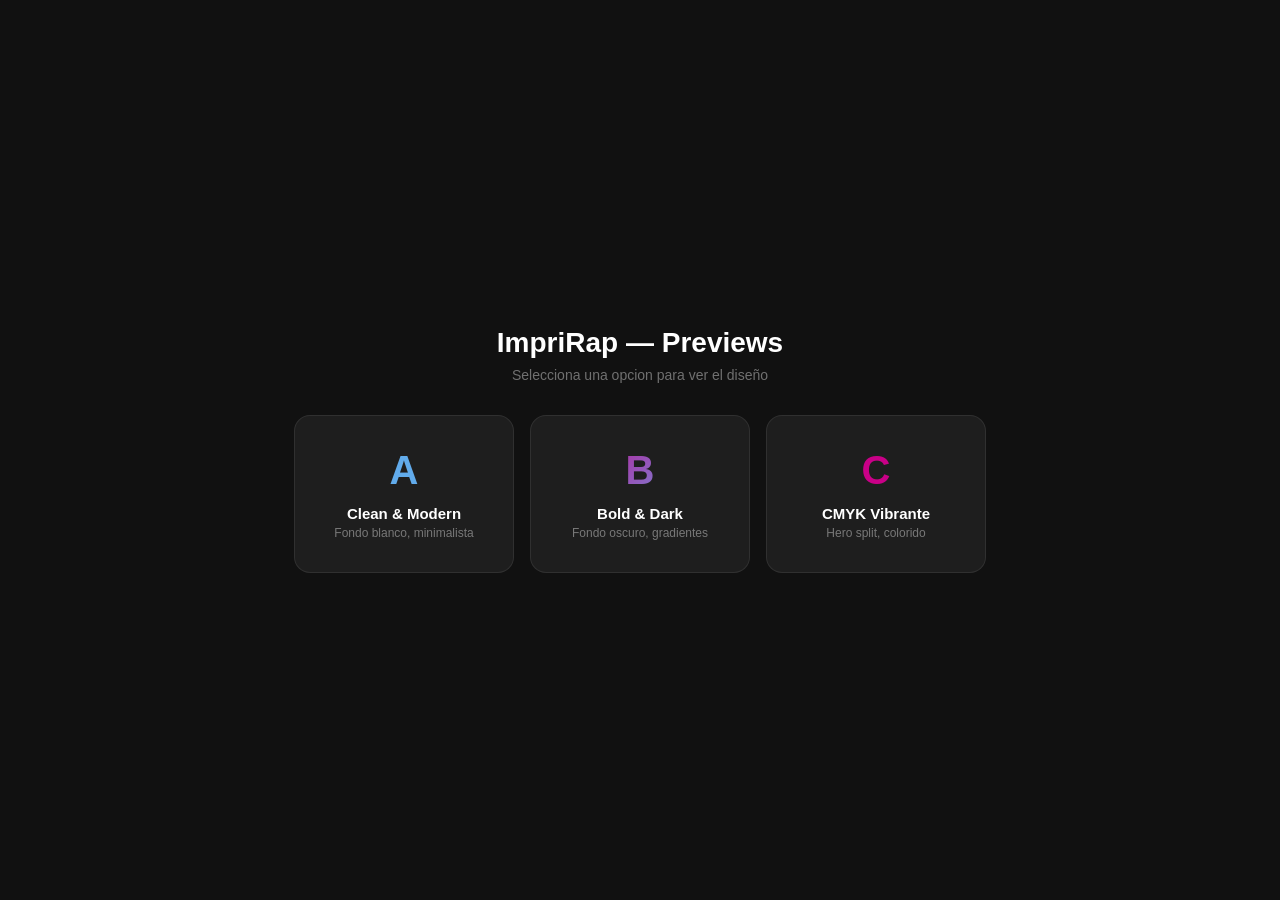
<file: project/imprirap/index.html>
<!DOCTYPE html>
<html lang="es">
<head>
<meta charset="UTF-8">
<meta name="viewport" content="width=device-width, initial-scale=1.0">
<title>ImpriRap — Previews</title>
<style>
  * { margin: 0; padding: 0; box-sizing: border-box; }
  body { font-family: -apple-system, 'Segoe UI', sans-serif; background: #111; color: #fff; min-height: 100vh; display: flex; flex-direction: column; align-items: center; justify-content: center; padding: 40px 20px; }
  h1 { font-size: 28px; font-weight: 800; margin-bottom: 8px; }
  p { color: rgba(255,255,255,0.4); margin-bottom: 32px; font-size: 14px; }
  .cards { display: flex; gap: 16px; flex-wrap: wrap; justify-content: center; }
  a.card {
    display: block;
    background: #1e1e1e;
    border: 1px solid rgba(255,255,255,0.08);
    border-radius: 16px;
    padding: 32px 28px;
    text-decoration: none;
    color: white;
    width: 220px;
    text-align: center;
    transition: transform 0.2s, border-color 0.3s;
  }
  a.card:hover { transform: translateY(-4px); border-color: #c90087; }
  .card .letter { font-size: 40px; font-weight: 900; margin-bottom: 12px; }
  .card .name { font-size: 15px; font-weight: 700; margin-bottom: 4px; }
  .card .desc { font-size: 12px; color: rgba(255,255,255,0.4); }
  .a .letter { color: #61abeb; }
  .b .letter { background: linear-gradient(135deg, #c90087, #61abeb); -webkit-background-clip: text; -webkit-text-fill-color: transparent; }
  .c .letter { color: #c90087; }
</style>
</head>
<body>
  <h1>ImpriRap — Previews</h1>
  <p>Selecciona una opcion para ver el diseño</p>
  <div class="cards">
    <a href="preview_A.html" class="card a">
      <div class="letter">A</div>
      <div class="name">Clean & Modern</div>
      <div class="desc">Fondo blanco, minimalista</div>
    </a>
    <a href="preview_B.html" class="card b">
      <div class="letter">B</div>
      <div class="name">Bold & Dark</div>
      <div class="desc">Fondo oscuro, gradientes</div>
    </a>
    <a href="preview_C.html" class="card c">
      <div class="letter">C</div>
      <div class="name">CMYK Vibrante</div>
      <div class="desc">Hero split, colorido</div>
    </a>
  </div>
</body>
</html>
</file>
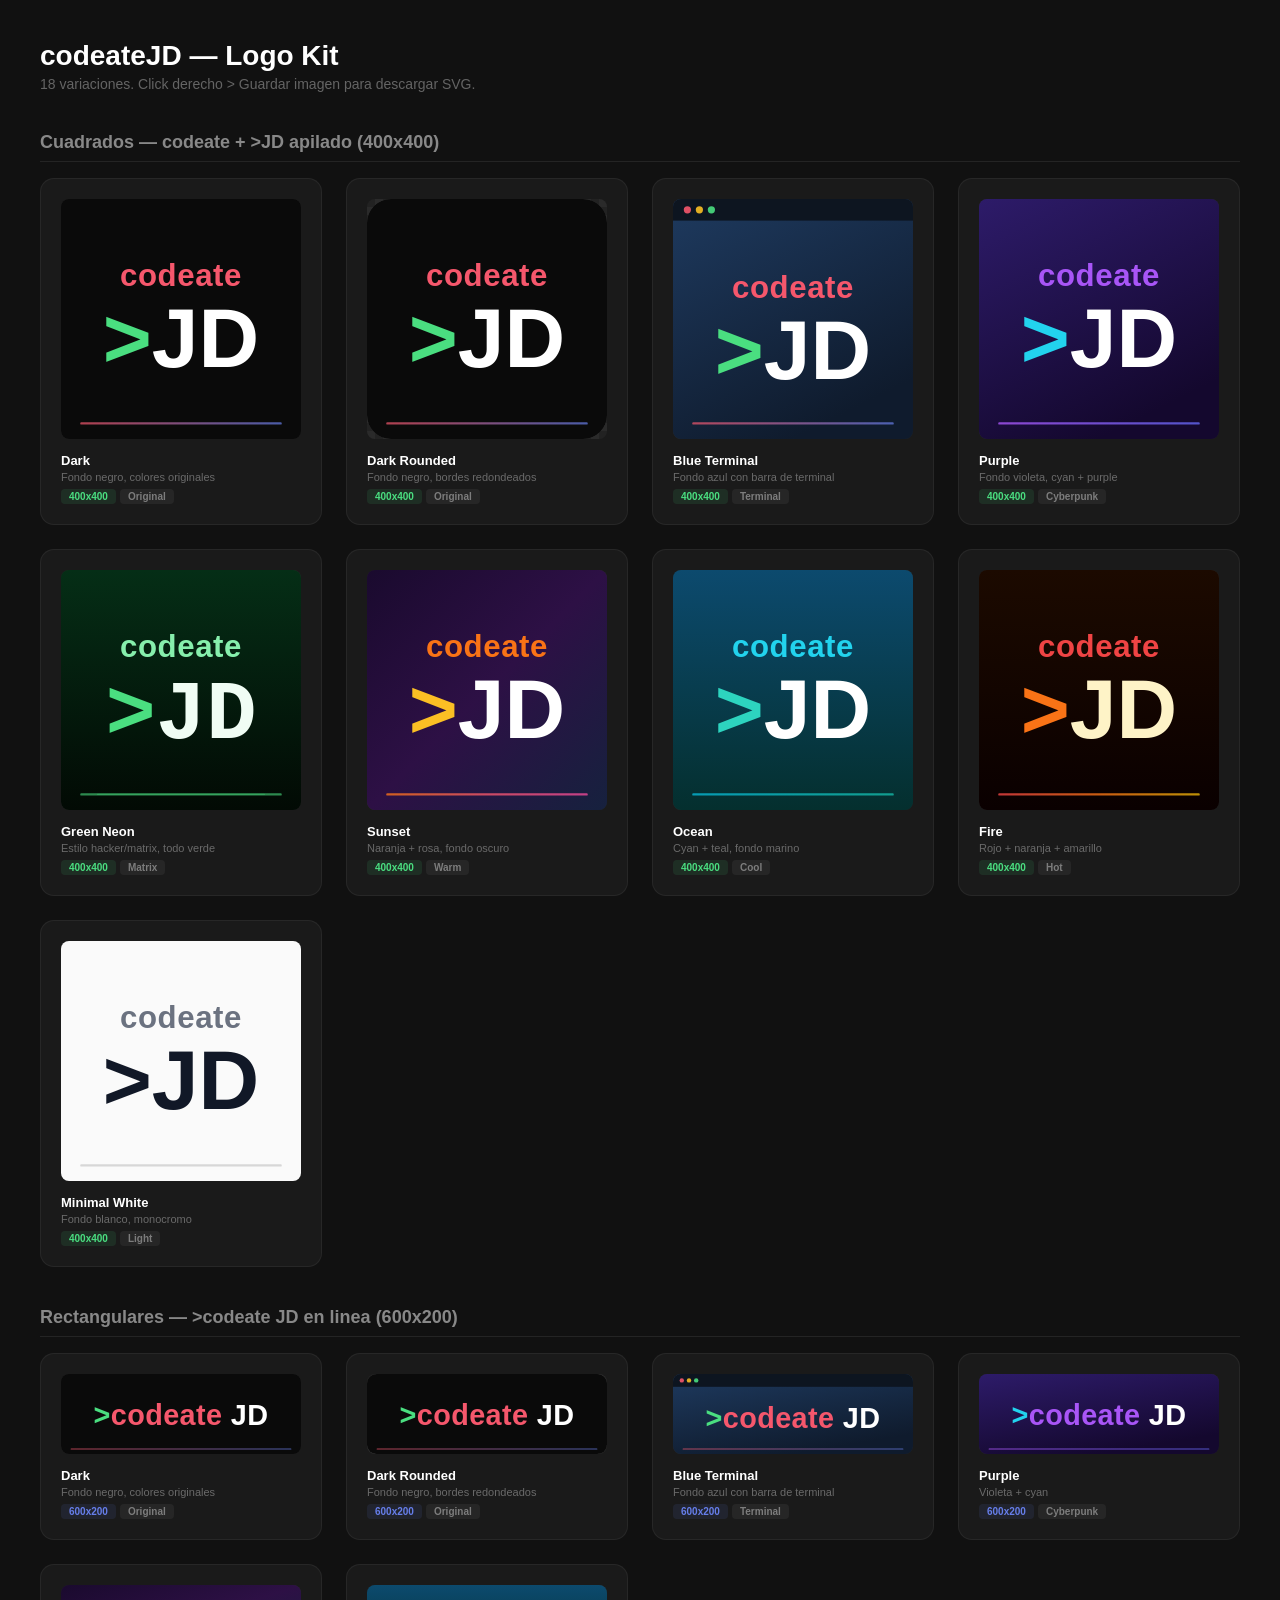
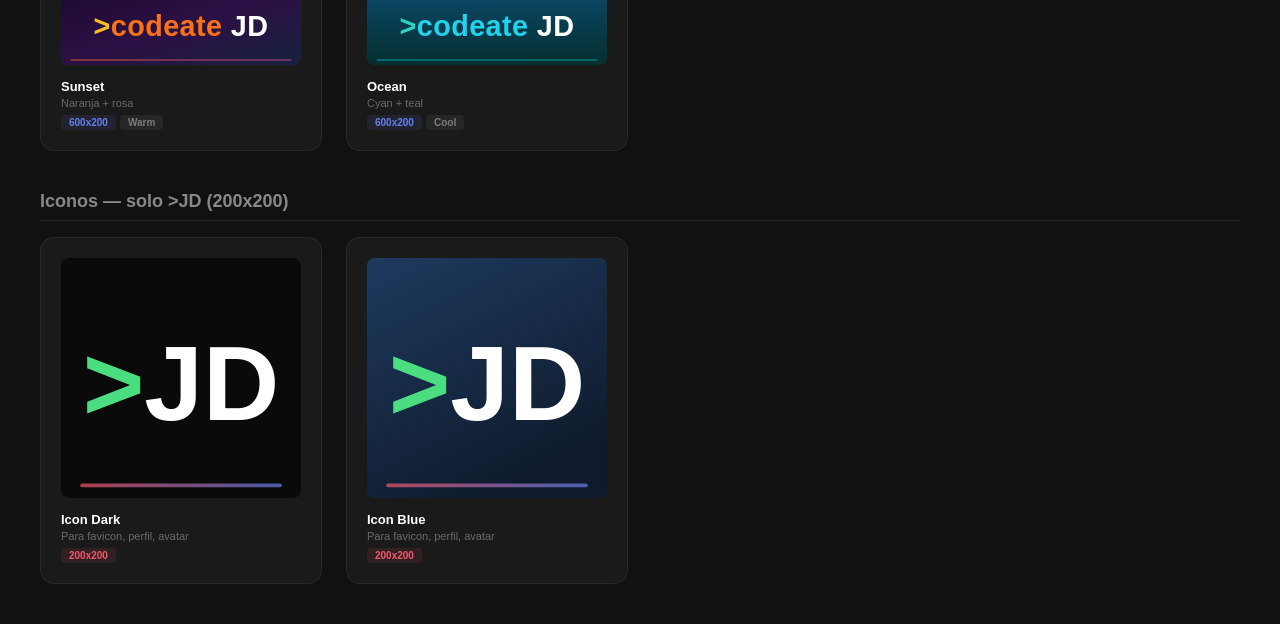
<file: img/logos/preview.html>
<!DOCTYPE html>
<html lang="es">
<head>
<meta charset="UTF-8">
<title>codeateJD — Logo Kit</title>
<style>
  * { margin: 0; padding: 0; box-sizing: border-box; }
  body { font-family: 'Inter', Arial, sans-serif; background: #111; color: #fff; padding: 40px; }
  h1 { font-size: 28px; margin-bottom: 4px; }
  h2 { font-size: 18px; margin: 40px 0 16px; color: rgba(255,255,255,0.5); border-bottom: 1px solid rgba(255,255,255,0.08); padding-bottom: 8px; }
  .subtitle { color: rgba(255,255,255,0.35); margin-bottom: 12px; font-size: 14px; }
  .grid { display: grid; grid-template-columns: repeat(auto-fill, minmax(280px, 1fr)); gap: 24px; }
  .card {
    background: #1a1a1a; border-radius: 14px; padding: 20px;
    border: 1px solid rgba(255,255,255,0.06); transition: border-color 0.2s;
  }
  .card:hover { border-color: rgba(255,255,255,0.15); }
  .card img { width: 100%; border-radius: 8px; margin-bottom: 10px; background: repeating-conic-gradient(#2a2a2a 0% 25%, #222 0% 50%) 50% / 16px 16px; }
  .card h3 { font-size: 13px; font-weight: 700; margin-bottom: 3px; }
  .card p { color: rgba(255,255,255,0.35); font-size: 11px; }
  .tag { display: inline-block; padding: 2px 8px; border-radius: 4px; font-size: 10px; font-weight: 700; margin-top: 6px; margin-right: 4px; }
  .tag.sq { background: rgba(74,222,128,0.1); color: #4ade80; }
  .tag.rc { background: rgba(102,126,234,0.1); color: #667eea; }
  .tag.ic { background: rgba(245,87,108,0.1); color: #f5576c; }
  .tag.theme { background: rgba(255,255,255,0.05); color: rgba(255,255,255,0.4); }
</style>
</head>
<body>
<h1>codeateJD — Logo Kit</h1>
<p class="subtitle">18 variaciones. Click derecho > Guardar imagen para descargar SVG.</p>

<h2>Cuadrados — codeate + >JD apilado (400x400)</h2>
<div class="grid">
  <div class="card">
    <img src="logo-square-dark.svg">
    <h3>Dark</h3>
    <p>Fondo negro, colores originales</p>
    <span class="tag sq">400x400</span><span class="tag theme">Original</span>
  </div>
  <div class="card">
    <img src="logo-square-dark-rounded.svg">
    <h3>Dark Rounded</h3>
    <p>Fondo negro, bordes redondeados</p>
    <span class="tag sq">400x400</span><span class="tag theme">Original</span>
  </div>
  <div class="card">
    <img src="logo-square-blue.svg">
    <h3>Blue Terminal</h3>
    <p>Fondo azul con barra de terminal</p>
    <span class="tag sq">400x400</span><span class="tag theme">Terminal</span>
  </div>
  <div class="card">
    <img src="logo-square-purple.svg">
    <h3>Purple</h3>
    <p>Fondo violeta, cyan + purple</p>
    <span class="tag sq">400x400</span><span class="tag theme">Cyberpunk</span>
  </div>
  <div class="card">
    <img src="logo-square-green-neon.svg">
    <h3>Green Neon</h3>
    <p>Estilo hacker/matrix, todo verde</p>
    <span class="tag sq">400x400</span><span class="tag theme">Matrix</span>
  </div>
  <div class="card">
    <img src="logo-square-sunset.svg">
    <h3>Sunset</h3>
    <p>Naranja + rosa, fondo oscuro</p>
    <span class="tag sq">400x400</span><span class="tag theme">Warm</span>
  </div>
  <div class="card">
    <img src="logo-square-ocean.svg">
    <h3>Ocean</h3>
    <p>Cyan + teal, fondo marino</p>
    <span class="tag sq">400x400</span><span class="tag theme">Cool</span>
  </div>
  <div class="card">
    <img src="logo-square-fire.svg">
    <h3>Fire</h3>
    <p>Rojo + naranja + amarillo</p>
    <span class="tag sq">400x400</span><span class="tag theme">Hot</span>
  </div>
  <div class="card">
    <img src="logo-square-minimal-white.svg">
    <h3>Minimal White</h3>
    <p>Fondo blanco, monocromo</p>
    <span class="tag sq">400x400</span><span class="tag theme">Light</span>
  </div>
</div>

<h2>Rectangulares — >codeate JD en linea (600x200)</h2>
<div class="grid">
  <div class="card">
    <img src="logo-rect-dark.svg">
    <h3>Dark</h3>
    <p>Fondo negro, colores originales</p>
    <span class="tag rc">600x200</span><span class="tag theme">Original</span>
  </div>
  <div class="card">
    <img src="logo-rect-dark-rounded.svg">
    <h3>Dark Rounded</h3>
    <p>Fondo negro, bordes redondeados</p>
    <span class="tag rc">600x200</span><span class="tag theme">Original</span>
  </div>
  <div class="card">
    <img src="logo-rect-blue.svg">
    <h3>Blue Terminal</h3>
    <p>Fondo azul con barra de terminal</p>
    <span class="tag rc">600x200</span><span class="tag theme">Terminal</span>
  </div>
  <div class="card">
    <img src="logo-rect-purple.svg">
    <h3>Purple</h3>
    <p>Violeta + cyan</p>
    <span class="tag rc">600x200</span><span class="tag theme">Cyberpunk</span>
  </div>
  <div class="card">
    <img src="logo-rect-sunset.svg">
    <h3>Sunset</h3>
    <p>Naranja + rosa</p>
    <span class="tag rc">600x200</span><span class="tag theme">Warm</span>
  </div>
  <div class="card">
    <img src="logo-rect-ocean.svg">
    <h3>Ocean</h3>
    <p>Cyan + teal</p>
    <span class="tag rc">600x200</span><span class="tag theme">Cool</span>
  </div>
</div>

<h2>Iconos — solo >JD (200x200)</h2>
<div class="grid">
  <div class="card">
    <img src="logo-icon-dark.svg">
    <h3>Icon Dark</h3>
    <p>Para favicon, perfil, avatar</p>
    <span class="tag ic">200x200</span>
  </div>
  <div class="card">
    <img src="logo-icon-blue.svg">
    <h3>Icon Blue</h3>
    <p>Para favicon, perfil, avatar</p>
    <span class="tag ic">200x200</span>
  </div>
</div>

</body>
</html>
</file>
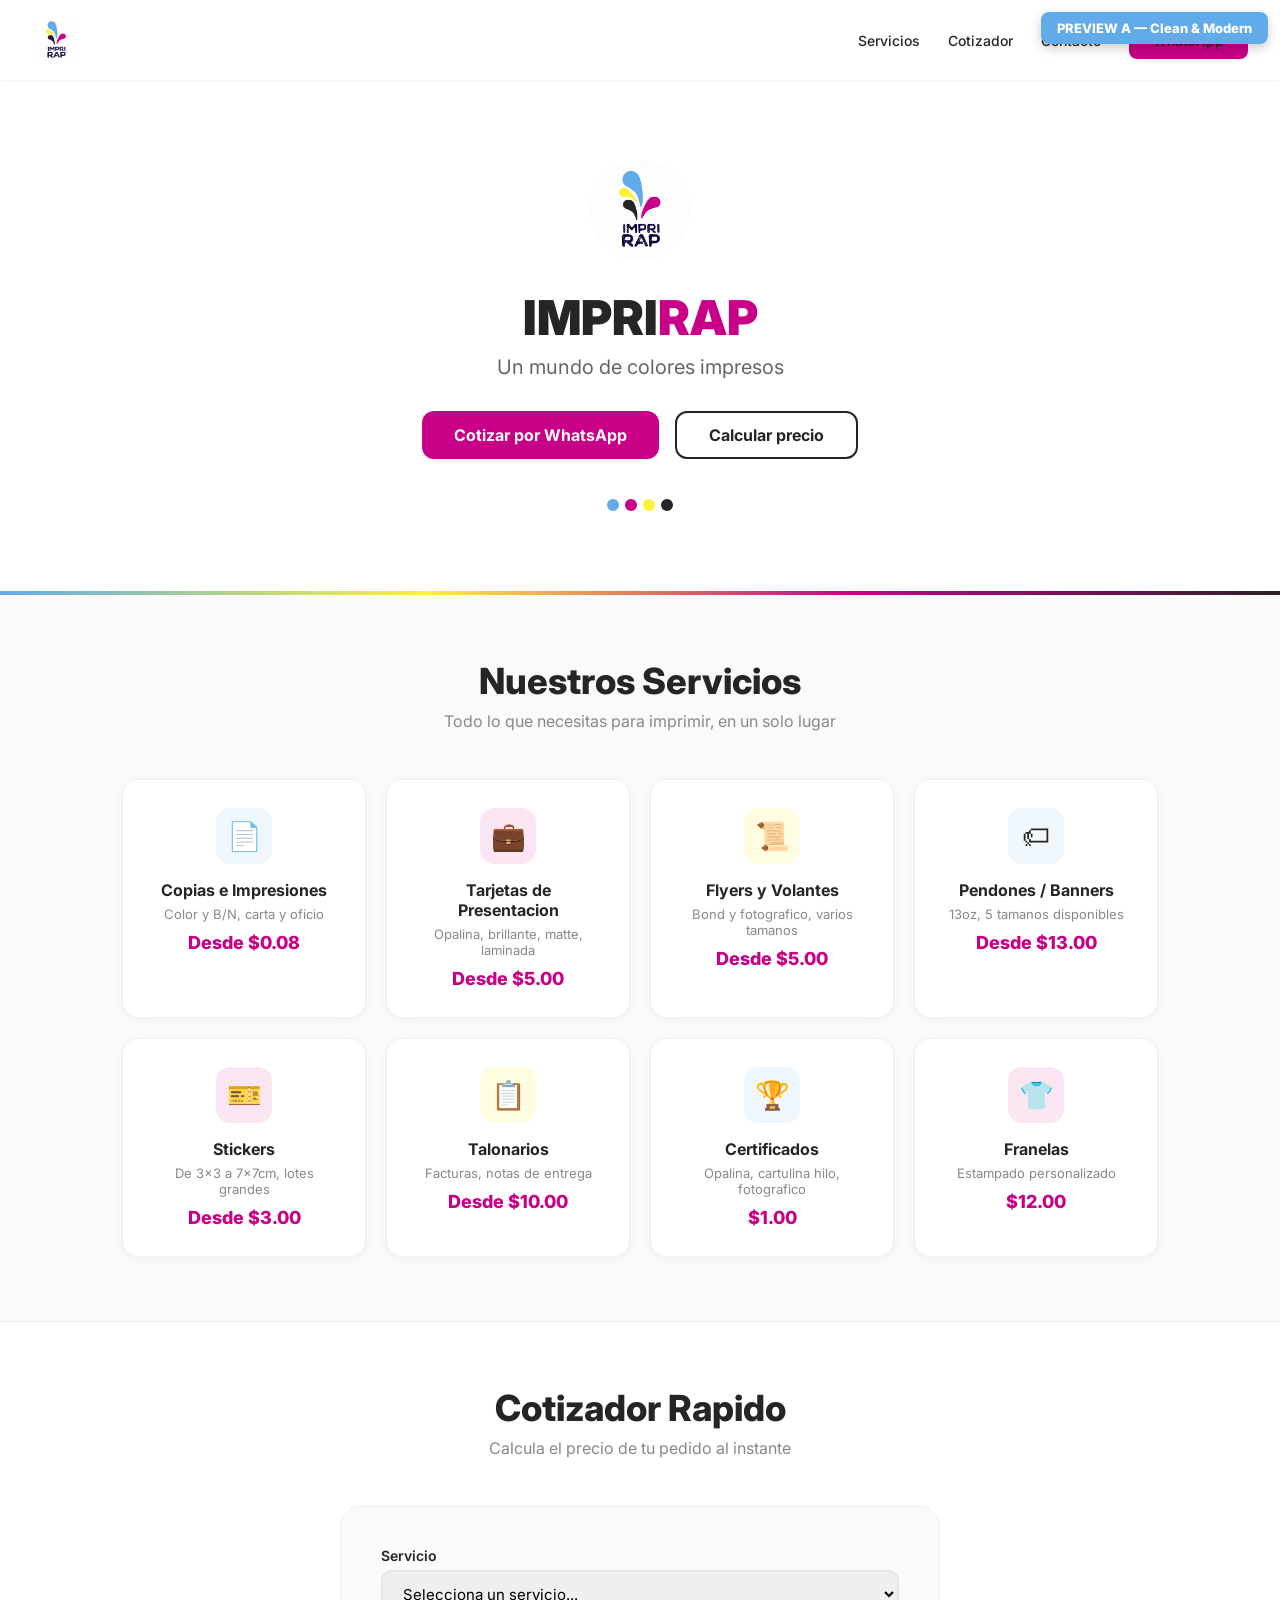
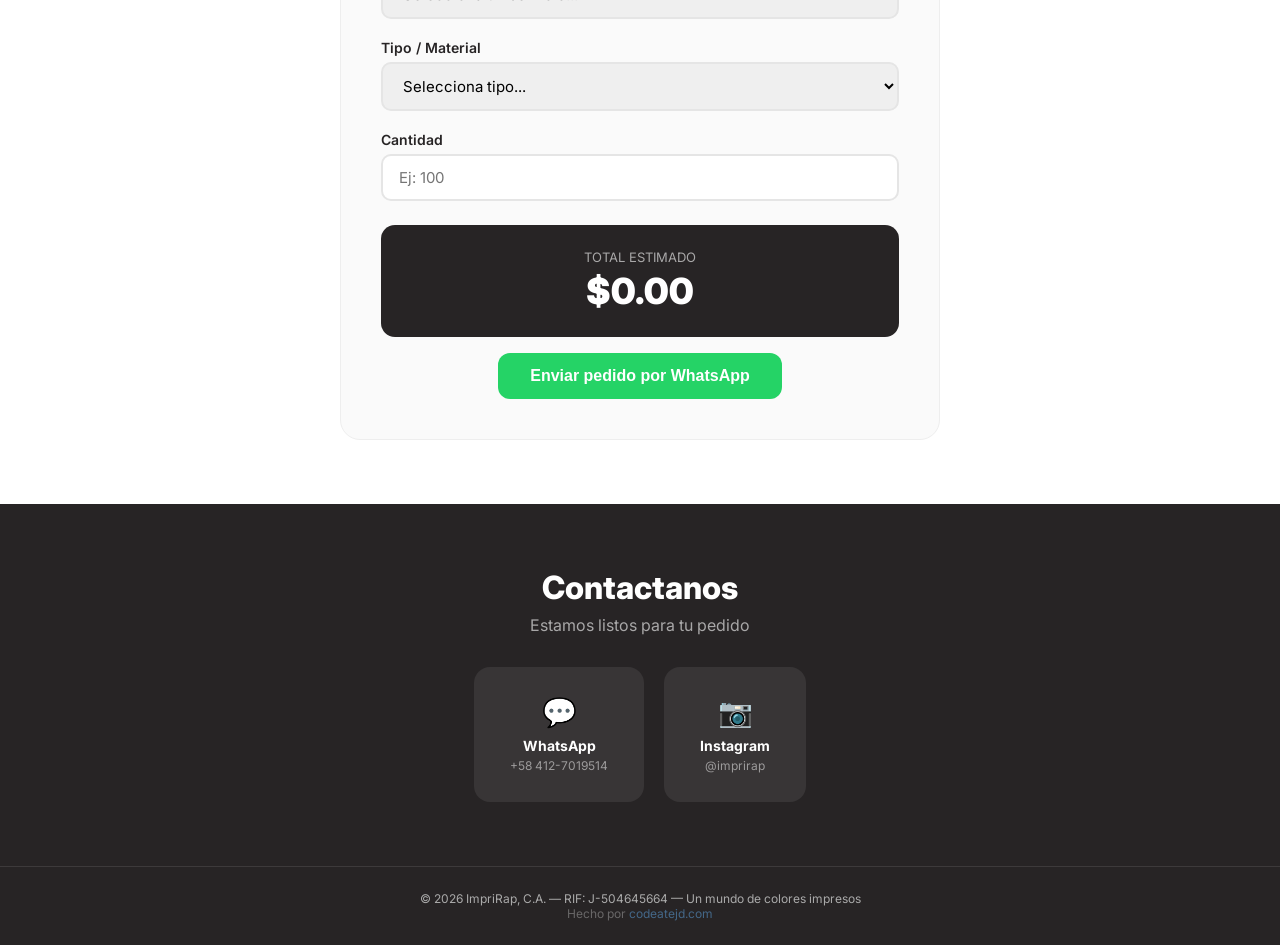
<file: project/imprirap/preview_A.html>
<!DOCTYPE html>
<html lang="es">
<head>
<meta charset="UTF-8">
<meta name="viewport" content="width=device-width, initial-scale=1.0">
<title>ImpriRap - Preview A: Clean & Modern</title>
<link href="https://fonts.googleapis.com/css2?family=Inter:wght@300;400;500;600;700;800;900&display=swap" rel="stylesheet">
<style>
  * { margin: 0; padding: 0; box-sizing: border-box; }
  :root {
    --cyan: #61abeb;
    --yellow: #faf139;
    --black: #272425;
    --magenta: #c90087;
    --bg: #fafafa;
    --card-bg: #ffffff;
  }
  body { font-family: 'Inter', sans-serif; background: var(--bg); color: var(--black); }

  /* ── NAV ── */
  nav {
    background: white;
    padding: 16px 32px;
    display: flex;
    align-items: center;
    justify-content: space-between;
    box-shadow: 0 1px 3px rgba(0,0,0,0.06);
    position: sticky;
    top: 0;
    z-index: 100;
  }
  nav img { height: 48px; }
  .nav-links { display: flex; gap: 28px; align-items: center; }
  .nav-links a { text-decoration: none; color: var(--black); font-weight: 500; font-size: 14px; transition: color 0.2s; }
  .nav-links a:hover { color: var(--magenta); }
  .nav-cta {
    background: var(--magenta);
    color: white;
    padding: 10px 24px;
    border-radius: 8px;
    text-decoration: none;
    font-weight: 700;
    font-size: 14px;
    transition: transform 0.2s;
  }
  .nav-cta:hover { transform: translateY(-2px); }

  /* ── HERO ── */
  .hero {
    padding: 80px 32px;
    text-align: center;
    background: white;
    border-bottom: 4px solid transparent;
    border-image: linear-gradient(90deg, var(--cyan), var(--yellow), var(--magenta), var(--black)) 1;
  }
  .hero img { height: 100px; margin-bottom: 24px; }
  .hero h1 { font-size: 48px; font-weight: 900; color: var(--black); margin-bottom: 8px; }
  .hero h1 span { color: var(--magenta); }
  .hero p.slogan {
    font-size: 20px;
    font-weight: 400;
    color: #666;
    margin-bottom: 32px;
  }
  .hero-buttons { display: flex; gap: 16px; justify-content: center; flex-wrap: wrap; }
  .btn-primary {
    background: var(--magenta);
    color: white;
    padding: 14px 32px;
    border-radius: 12px;
    text-decoration: none;
    font-weight: 700;
    font-size: 16px;
    display: inline-flex;
    align-items: center;
    gap: 8px;
    transition: transform 0.2s, box-shadow 0.2s;
  }
  .btn-primary:hover { transform: translateY(-2px); box-shadow: 0 8px 24px rgba(201,0,135,0.3); }
  .btn-outline {
    border: 2px solid var(--black);
    color: var(--black);
    padding: 12px 32px;
    border-radius: 12px;
    text-decoration: none;
    font-weight: 700;
    font-size: 16px;
    transition: all 0.2s;
  }
  .btn-outline:hover { background: var(--black); color: white; }
  .cmyk-bar {
    display: flex;
    justify-content: center;
    gap: 6px;
    margin-top: 40px;
  }
  .cmyk-dot {
    width: 12px;
    height: 12px;
    border-radius: 50%;
  }

  /* ── SERVICES ── */
  .services { padding: 64px 32px; max-width: 1100px; margin: 0 auto; }
  .section-title { text-align: center; margin-bottom: 48px; }
  .section-title h2 { font-size: 36px; font-weight: 800; }
  .section-title p { color: #888; font-size: 16px; margin-top: 8px; }
  .services-grid {
    display: grid;
    grid-template-columns: repeat(auto-fit, minmax(240px, 1fr));
    gap: 20px;
  }
  .service-card {
    background: white;
    border-radius: 16px;
    padding: 28px;
    box-shadow: 0 2px 12px rgba(0,0,0,0.04);
    border: 1px solid #f0f0f0;
    transition: transform 0.2s, box-shadow 0.2s;
    text-align: center;
  }
  .service-card:hover {
    transform: translateY(-4px);
    box-shadow: 0 8px 24px rgba(0,0,0,0.08);
  }
  .service-icon {
    width: 56px;
    height: 56px;
    border-radius: 14px;
    display: flex;
    align-items: center;
    justify-content: center;
    font-size: 28px;
    margin: 0 auto 16px;
  }
  .service-card h3 { font-size: 16px; font-weight: 700; margin-bottom: 6px; }
  .service-card p { font-size: 13px; color: #888; }
  .service-card .price { font-size: 18px; font-weight: 800; color: var(--magenta); margin-top: 10px; }

  /* ── COTIZADOR ── */
  .cotizador {
    padding: 64px 32px;
    background: white;
    border-top: 1px solid #eee;
  }
  .cotizador-inner {
    max-width: 600px;
    margin: 0 auto;
    background: var(--bg);
    border-radius: 20px;
    padding: 40px;
    border: 1px solid #eee;
  }
  .form-group { margin-bottom: 20px; }
  .form-group label { display: block; font-weight: 600; font-size: 14px; margin-bottom: 6px; }
  .form-group select, .form-group input {
    width: 100%;
    padding: 12px 16px;
    border: 2px solid #e5e5e5;
    border-radius: 10px;
    font-size: 15px;
    font-family: inherit;
    transition: border-color 0.2s;
  }
  .form-group select:focus, .form-group input:focus {
    outline: none;
    border-color: var(--cyan);
  }
  .cotizador-result {
    background: var(--black);
    color: white;
    padding: 24px;
    border-radius: 14px;
    text-align: center;
    margin-top: 24px;
  }
  .cotizador-result .total { font-size: 36px; font-weight: 900; }
  .cotizador-result .label { font-size: 13px; opacity: 0.6; margin-bottom: 4px; }
  .btn-whatsapp {
    display: inline-flex;
    align-items: center;
    gap: 8px;
    background: #25D366;
    color: white;
    padding: 14px 32px;
    border-radius: 12px;
    text-decoration: none;
    font-weight: 700;
    font-size: 16px;
    margin-top: 16px;
    border: none;
    cursor: pointer;
    transition: transform 0.2s;
  }
  .btn-whatsapp:hover { transform: translateY(-2px); }

  /* ── CONTACT ── */
  .contact {
    padding: 64px 32px;
    text-align: center;
    background: var(--black);
    color: white;
  }
  .contact h2 { font-size: 32px; font-weight: 800; margin-bottom: 8px; }
  .contact p { opacity: 0.6; margin-bottom: 32px; }
  .contact-cards { display: flex; gap: 20px; justify-content: center; flex-wrap: wrap; }
  .contact-card {
    background: rgba(255,255,255,0.08);
    border-radius: 16px;
    padding: 28px 36px;
    text-decoration: none;
    color: white;
    transition: background 0.2s;
  }
  .contact-card:hover { background: rgba(255,255,255,0.15); }
  .contact-card .icon { font-size: 28px; margin-bottom: 8px; }
  .contact-card .label { font-weight: 700; font-size: 14px; }
  .contact-card small { opacity: 0.5; font-size: 12px; }

  /* ── FOOTER ── */
  footer {
    padding: 24px;
    text-align: center;
    font-size: 12px;
    color: #aaa;
    background: var(--black);
    border-top: 1px solid rgba(255,255,255,0.1);
  }

  /* ── BADGE ── */
  .preview-badge {
    position: fixed;
    top: 12px;
    right: 12px;
    background: var(--cyan);
    color: white;
    padding: 8px 16px;
    border-radius: 8px;
    font-weight: 800;
    font-size: 13px;
    z-index: 200;
    box-shadow: 0 4px 12px rgba(0,0,0,0.2);
  }
</style>
</head>
<body>

<div class="preview-badge">PREVIEW A — Clean & Modern</div>

<nav>
  <img src="img/LOGOSSINFONDO.png" alt="ImpriRap">
  <div class="nav-links">
    <a href="#servicios">Servicios</a>
    <a href="#cotizador">Cotizador</a>
    <a href="#contacto">Contacto</a>
    <a href="https://wa.me/584127019514" class="nav-cta">WhatsApp</a>
  </div>
</nav>

<section class="hero">
  <img src="img/LOGOSSINFONDO.png" alt="ImpriRap">
  <h1>IMPRI<span>RAP</span></h1>
  <p class="slogan">Un mundo de colores impresos</p>
  <div class="hero-buttons">
    <a href="https://wa.me/584127019514" class="btn-primary">Cotizar por WhatsApp</a>
    <a href="#cotizador" class="btn-outline">Calcular precio</a>
  </div>
  <div class="cmyk-bar">
    <div class="cmyk-dot" style="background:var(--cyan)"></div>
    <div class="cmyk-dot" style="background:var(--magenta)"></div>
    <div class="cmyk-dot" style="background:var(--yellow)"></div>
    <div class="cmyk-dot" style="background:var(--black)"></div>
  </div>
</section>

<section class="services" id="servicios">
  <div class="section-title">
    <h2>Nuestros Servicios</h2>
    <p>Todo lo que necesitas para imprimir, en un solo lugar</p>
  </div>
  <div class="services-grid">
    <div class="service-card">
      <div class="service-icon" style="background:rgba(97,171,235,0.1)">&#128196;</div>
      <h3>Copias e Impresiones</h3>
      <p>Color y B/N, carta y oficio</p>
      <div class="price">Desde $0.08</div>
    </div>
    <div class="service-card">
      <div class="service-icon" style="background:rgba(201,0,135,0.1)">&#128188;</div>
      <h3>Tarjetas de Presentacion</h3>
      <p>Opalina, brillante, matte, laminada</p>
      <div class="price">Desde $5.00</div>
    </div>
    <div class="service-card">
      <div class="service-icon" style="background:rgba(250,241,57,0.15)">&#128220;</div>
      <h3>Flyers y Volantes</h3>
      <p>Bond y fotografico, varios tamanos</p>
      <div class="price">Desde $5.00</div>
    </div>
    <div class="service-card">
      <div class="service-icon" style="background:rgba(97,171,235,0.1)">&#127991;</div>
      <h3>Pendones / Banners</h3>
      <p>13oz, 5 tamanos disponibles</p>
      <div class="price">Desde $13.00</div>
    </div>
    <div class="service-card">
      <div class="service-icon" style="background:rgba(201,0,135,0.1)">&#127915;</div>
      <h3>Stickers</h3>
      <p>De 3x3 a 7x7cm, lotes grandes</p>
      <div class="price">Desde $3.00</div>
    </div>
    <div class="service-card">
      <div class="service-icon" style="background:rgba(250,241,57,0.15)">&#128203;</div>
      <h3>Talonarios</h3>
      <p>Facturas, notas de entrega</p>
      <div class="price">Desde $10.00</div>
    </div>
    <div class="service-card">
      <div class="service-icon" style="background:rgba(97,171,235,0.1)">&#127942;</div>
      <h3>Certificados</h3>
      <p>Opalina, cartulina hilo, fotografico</p>
      <div class="price">$1.00</div>
    </div>
    <div class="service-card">
      <div class="service-icon" style="background:rgba(201,0,135,0.1)">&#128085;</div>
      <h3>Franelas</h3>
      <p>Estampado personalizado</p>
      <div class="price">$12.00</div>
    </div>
  </div>
</section>

<section class="cotizador" id="cotizador">
  <div class="section-title">
    <h2>Cotizador Rapido</h2>
    <p>Calcula el precio de tu pedido al instante</p>
  </div>
  <div class="cotizador-inner">
    <div class="form-group">
      <label>Servicio</label>
      <select>
        <option>Selecciona un servicio...</option>
        <option>Copias e Impresiones</option>
        <option>Tarjetas de Presentacion</option>
        <option>Flyers y Volantes</option>
        <option>Pendones / Banners</option>
        <option>Stickers</option>
        <option>Talonarios</option>
      </select>
    </div>
    <div class="form-group">
      <label>Tipo / Material</label>
      <select>
        <option>Selecciona tipo...</option>
      </select>
    </div>
    <div class="form-group">
      <label>Cantidad</label>
      <input type="number" placeholder="Ej: 100" min="1">
    </div>
    <div class="cotizador-result">
      <div class="label">TOTAL ESTIMADO</div>
      <div class="total">$0.00</div>
    </div>
    <div style="text-align:center">
      <button class="btn-whatsapp">Enviar pedido por WhatsApp</button>
    </div>
  </div>
</section>

<section class="contact" id="contacto">
  <h2>Contactanos</h2>
  <p>Estamos listos para tu pedido</p>
  <div class="contact-cards">
    <a href="https://wa.me/584127019514" class="contact-card">
      <div class="icon">&#128172;</div>
      <div class="label">WhatsApp</div>
      <small>+58 412-7019514</small>
    </a>
    <a href="https://instagram.com/imprirap" class="contact-card" target="_blank">
      <div class="icon">&#128247;</div>
      <div class="label">Instagram</div>
      <small>@imprirap</small>
    </a>
  </div>
</section>

<footer>
  &copy; 2026 ImpriRap, C.A. — RIF: J-504645664 — Un mundo de colores impresos<br>
  <span style="opacity:0.5">Hecho por <a href="https://codeatejd.com" target="_blank" style="color:var(--cyan);text-decoration:none">codeatejd.com</a></span>
</footer>

</body>
</html>
</file>
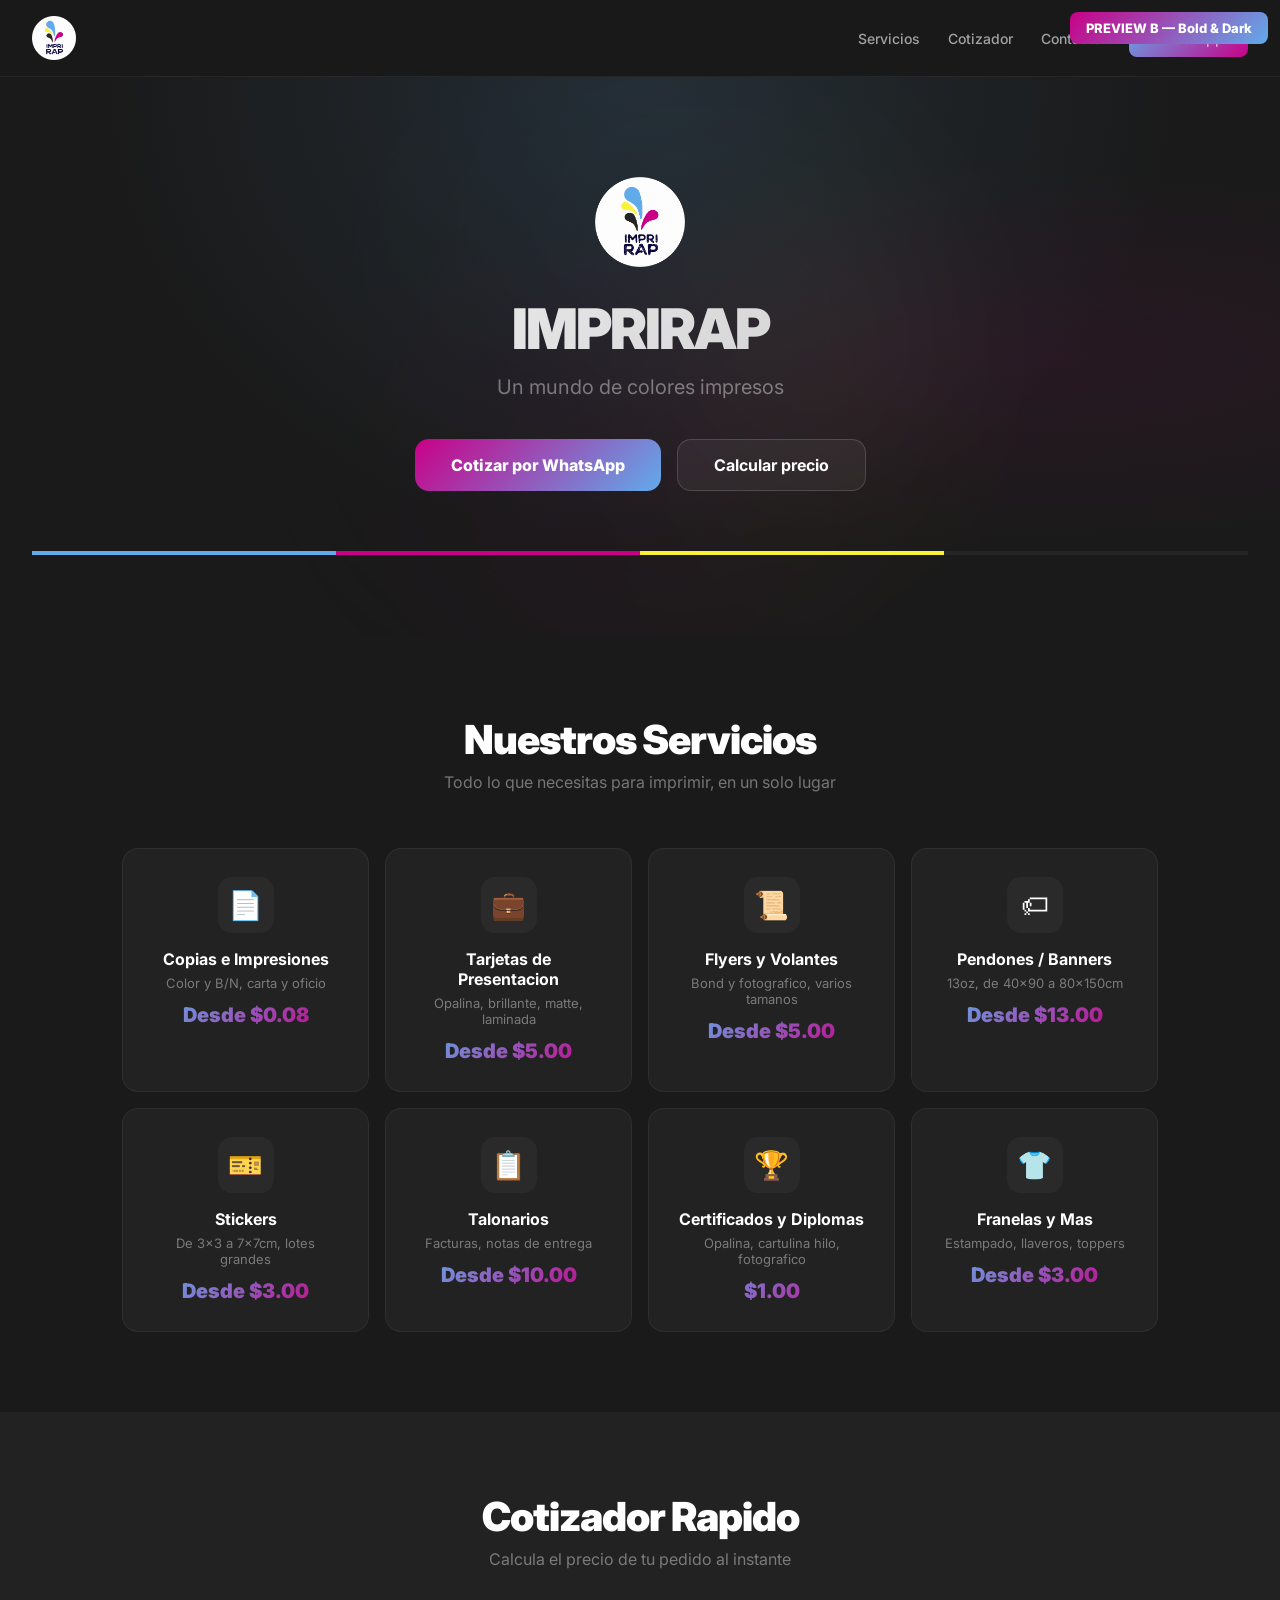
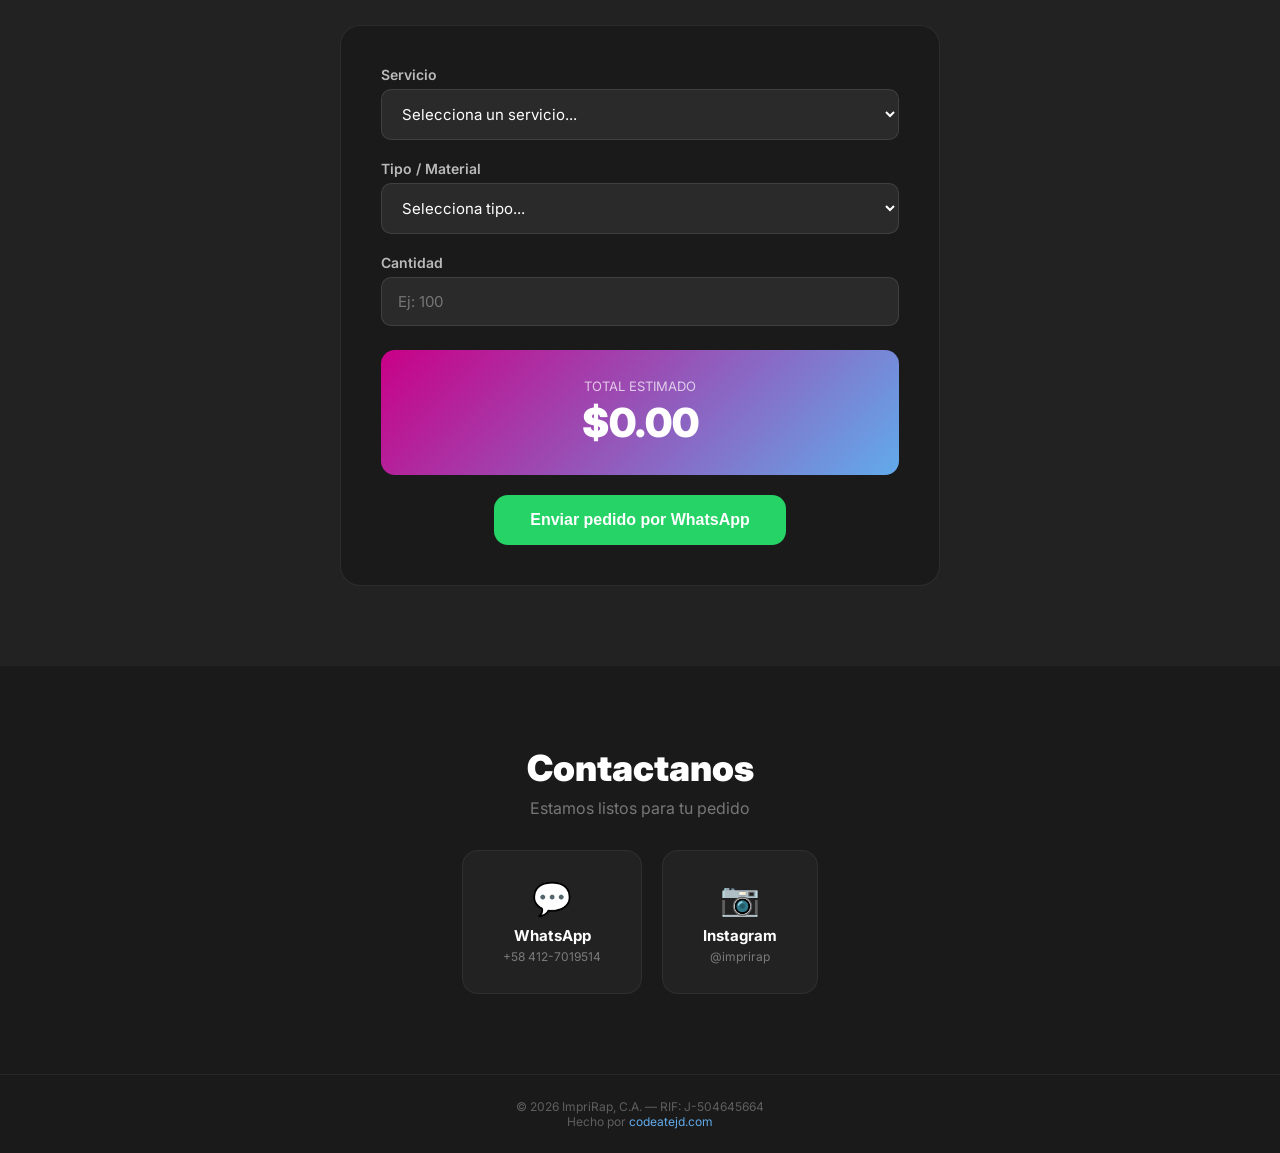
<file: project/imprirap/preview_B.html>
<!DOCTYPE html>
<html lang="es">
<head>
<meta charset="UTF-8">
<meta name="viewport" content="width=device-width, initial-scale=1.0">
<title>ImpriRap - Preview B: Bold & Dark</title>
<link href="https://fonts.googleapis.com/css2?family=Inter:wght@300;400;500;600;700;800;900&display=swap" rel="stylesheet">
<style>
  * { margin: 0; padding: 0; box-sizing: border-box; }
  :root {
    --cyan: #61abeb;
    --yellow: #faf139;
    --black: #272425;
    --magenta: #c90087;
    --dark: #1a1a1a;
    --dark2: #222;
    --dark3: #2a2a2a;
  }
  body { font-family: 'Inter', sans-serif; background: var(--dark); color: #fff; }

  /* ── NAV ── */
  nav {
    background: rgba(26,26,26,0.95);
    backdrop-filter: blur(10px);
    padding: 16px 32px;
    display: flex;
    align-items: center;
    justify-content: space-between;
    position: sticky;
    top: 0;
    z-index: 100;
    border-bottom: 1px solid rgba(255,255,255,0.06);
  }
  nav img { height: 44px; }
  .nav-links { display: flex; gap: 28px; align-items: center; }
  .nav-links a { text-decoration: none; color: rgba(255,255,255,0.6); font-weight: 500; font-size: 14px; transition: color 0.2s; }
  .nav-links a:hover { color: var(--cyan); }
  .nav-cta {
    background: linear-gradient(135deg, var(--cyan), var(--magenta));
    color: white;
    padding: 10px 24px;
    border-radius: 8px;
    text-decoration: none;
    font-weight: 700;
    font-size: 14px;
  }

  /* ── HERO ── */
  .hero {
    padding: 100px 32px 80px;
    text-align: center;
    background: radial-gradient(ellipse at 50% 0%, rgba(97,171,235,0.12) 0%, transparent 60%),
                radial-gradient(ellipse at 80% 50%, rgba(201,0,135,0.08) 0%, transparent 50%),
                var(--dark);
    position: relative;
    overflow: hidden;
  }
  .hero::before {
    content: '';
    position: absolute;
    top: 50%;
    left: 50%;
    transform: translate(-50%, -50%);
    width: 600px;
    height: 600px;
    background: conic-gradient(var(--cyan), var(--yellow), var(--magenta), var(--black), var(--cyan));
    border-radius: 50%;
    opacity: 0.04;
    filter: blur(80px);
  }
  .hero img { height: 90px; margin-bottom: 24px; position: relative; }
  .hero h1 {
    font-size: 56px;
    font-weight: 900;
    letter-spacing: -2px;
    position: relative;
    background: linear-gradient(135deg, #fff 0%, rgba(255,255,255,0.7) 100%);
    -webkit-background-clip: text;
    -webkit-text-fill-color: transparent;
    background-clip: text;
  }
  .hero p.slogan {
    font-size: 20px;
    color: rgba(255,255,255,0.4);
    margin: 12px 0 40px;
    position: relative;
  }
  .hero-buttons { display: flex; gap: 16px; justify-content: center; flex-wrap: wrap; position: relative; }
  .btn-gradient {
    background: linear-gradient(135deg, var(--magenta), var(--cyan));
    color: white;
    padding: 16px 36px;
    border-radius: 14px;
    text-decoration: none;
    font-weight: 800;
    font-size: 16px;
    transition: transform 0.2s, box-shadow 0.2s;
  }
  .btn-gradient:hover { transform: translateY(-2px); box-shadow: 0 8px 30px rgba(201,0,135,0.4); }
  .btn-glass {
    border: 1px solid rgba(255,255,255,0.15);
    color: white;
    padding: 15px 36px;
    border-radius: 14px;
    text-decoration: none;
    font-weight: 700;
    font-size: 16px;
    background: rgba(255,255,255,0.05);
    transition: background 0.2s;
  }
  .btn-glass:hover { background: rgba(255,255,255,0.1); }
  .cmyk-strip {
    display: flex;
    height: 4px;
    margin-top: 60px;
    position: relative;
  }
  .cmyk-strip div { flex: 1; }

  /* ── SERVICES ── */
  .services { padding: 80px 32px; max-width: 1100px; margin: 0 auto; }
  .section-title { text-align: center; margin-bottom: 56px; }
  .section-title h2 { font-size: 40px; font-weight: 900; letter-spacing: -1px; }
  .section-title p { color: rgba(255,255,255,0.4); font-size: 16px; margin-top: 8px; }
  .services-grid {
    display: grid;
    grid-template-columns: repeat(auto-fit, minmax(240px, 1fr));
    gap: 16px;
  }
  .service-card {
    background: var(--dark2);
    border-radius: 16px;
    padding: 28px;
    border: 1px solid rgba(255,255,255,0.06);
    transition: transform 0.2s, border-color 0.3s;
    text-align: center;
  }
  .service-card:hover {
    transform: translateY(-4px);
    border-color: var(--cyan);
  }
  .service-icon {
    width: 56px;
    height: 56px;
    border-radius: 14px;
    display: flex;
    align-items: center;
    justify-content: center;
    font-size: 28px;
    margin: 0 auto 16px;
    background: var(--dark3);
  }
  .service-card h3 { font-size: 16px; font-weight: 700; margin-bottom: 6px; }
  .service-card p { font-size: 13px; color: rgba(255,255,255,0.4); }
  .service-card .price {
    font-size: 20px;
    font-weight: 900;
    margin-top: 12px;
    background: linear-gradient(135deg, var(--cyan), var(--magenta));
    -webkit-background-clip: text;
    -webkit-text-fill-color: transparent;
    background-clip: text;
  }

  /* ── COTIZADOR ── */
  .cotizador {
    padding: 80px 32px;
    background: var(--dark2);
  }
  .cotizador-inner {
    max-width: 600px;
    margin: 0 auto;
    background: var(--dark);
    border-radius: 20px;
    padding: 40px;
    border: 1px solid rgba(255,255,255,0.08);
  }
  .form-group { margin-bottom: 20px; }
  .form-group label { display: block; font-weight: 600; font-size: 14px; margin-bottom: 6px; color: rgba(255,255,255,0.7); }
  .form-group select, .form-group input {
    width: 100%;
    padding: 14px 16px;
    border: 1px solid rgba(255,255,255,0.1);
    border-radius: 10px;
    font-size: 15px;
    font-family: inherit;
    background: var(--dark3);
    color: white;
    transition: border-color 0.2s;
  }
  .form-group select:focus, .form-group input:focus {
    outline: none;
    border-color: var(--cyan);
  }
  .cotizador-result {
    background: linear-gradient(135deg, var(--magenta), var(--cyan));
    padding: 28px;
    border-radius: 14px;
    text-align: center;
    margin-top: 24px;
  }
  .cotizador-result .total { font-size: 40px; font-weight: 900; }
  .cotizador-result .label { font-size: 13px; opacity: 0.7; margin-bottom: 4px; }
  .btn-whatsapp {
    display: inline-flex;
    align-items: center;
    gap: 8px;
    background: #25D366;
    color: white;
    padding: 16px 36px;
    border-radius: 14px;
    text-decoration: none;
    font-weight: 800;
    font-size: 16px;
    margin-top: 20px;
    border: none;
    cursor: pointer;
    transition: transform 0.2s;
  }
  .btn-whatsapp:hover { transform: translateY(-2px); }

  /* ── CONTACT ── */
  .contact {
    padding: 80px 32px;
    text-align: center;
  }
  .contact h2 { font-size: 36px; font-weight: 900; margin-bottom: 8px; }
  .contact p { opacity: 0.4; margin-bottom: 32px; }
  .contact-cards { display: flex; gap: 20px; justify-content: center; flex-wrap: wrap; }
  .contact-card {
    background: var(--dark2);
    border: 1px solid rgba(255,255,255,0.06);
    border-radius: 16px;
    padding: 28px 40px;
    text-decoration: none;
    color: white;
    transition: border-color 0.3s;
  }
  .contact-card:hover { border-color: var(--magenta); }
  .contact-card .icon { font-size: 32px; margin-bottom: 8px; }
  .contact-card .label { font-weight: 700; font-size: 15px; }
  .contact-card small { opacity: 0.4; font-size: 12px; }

  footer {
    padding: 24px;
    text-align: center;
    font-size: 12px;
    color: rgba(255,255,255,0.3);
    border-top: 1px solid rgba(255,255,255,0.06);
  }
  footer a { color: var(--cyan); text-decoration: none; }

  .preview-badge {
    position: fixed;
    top: 12px;
    right: 12px;
    background: linear-gradient(135deg, var(--magenta), var(--cyan));
    color: white;
    padding: 8px 16px;
    border-radius: 8px;
    font-weight: 800;
    font-size: 13px;
    z-index: 200;
  }
</style>
</head>
<body>

<div class="preview-badge">PREVIEW B — Bold & Dark</div>

<nav>
  <img src="img/LOGOSSINFONDO.png" alt="ImpriRap">
  <div class="nav-links">
    <a href="#servicios">Servicios</a>
    <a href="#cotizador">Cotizador</a>
    <a href="#contacto">Contacto</a>
    <a href="https://wa.me/584127019514" class="nav-cta">WhatsApp</a>
  </div>
</nav>

<section class="hero">
  <img src="img/LOGOSSINFONDO.png" alt="ImpriRap">
  <h1>IMPRIRAP</h1>
  <p class="slogan">Un mundo de colores impresos</p>
  <div class="hero-buttons">
    <a href="https://wa.me/584127019514" class="btn-gradient">Cotizar por WhatsApp</a>
    <a href="#cotizador" class="btn-glass">Calcular precio</a>
  </div>
  <div class="cmyk-strip">
    <div style="background:var(--cyan)"></div>
    <div style="background:var(--magenta)"></div>
    <div style="background:var(--yellow)"></div>
    <div style="background:var(--black)"></div>
  </div>
</section>

<section class="services" id="servicios">
  <div class="section-title">
    <h2>Nuestros Servicios</h2>
    <p>Todo lo que necesitas para imprimir, en un solo lugar</p>
  </div>
  <div class="services-grid">
    <div class="service-card">
      <div class="service-icon">&#128196;</div>
      <h3>Copias e Impresiones</h3>
      <p>Color y B/N, carta y oficio</p>
      <div class="price">Desde $0.08</div>
    </div>
    <div class="service-card">
      <div class="service-icon">&#128188;</div>
      <h3>Tarjetas de Presentacion</h3>
      <p>Opalina, brillante, matte, laminada</p>
      <div class="price">Desde $5.00</div>
    </div>
    <div class="service-card">
      <div class="service-icon">&#128220;</div>
      <h3>Flyers y Volantes</h3>
      <p>Bond y fotografico, varios tamanos</p>
      <div class="price">Desde $5.00</div>
    </div>
    <div class="service-card">
      <div class="service-icon">&#127991;</div>
      <h3>Pendones / Banners</h3>
      <p>13oz, de 40x90 a 80x150cm</p>
      <div class="price">Desde $13.00</div>
    </div>
    <div class="service-card">
      <div class="service-icon">&#127915;</div>
      <h3>Stickers</h3>
      <p>De 3x3 a 7x7cm, lotes grandes</p>
      <div class="price">Desde $3.00</div>
    </div>
    <div class="service-card">
      <div class="service-icon">&#128203;</div>
      <h3>Talonarios</h3>
      <p>Facturas, notas de entrega</p>
      <div class="price">Desde $10.00</div>
    </div>
    <div class="service-card">
      <div class="service-icon">&#127942;</div>
      <h3>Certificados y Diplomas</h3>
      <p>Opalina, cartulina hilo, fotografico</p>
      <div class="price">$1.00</div>
    </div>
    <div class="service-card">
      <div class="service-icon">&#128085;</div>
      <h3>Franelas y Mas</h3>
      <p>Estampado, llaveros, toppers</p>
      <div class="price">Desde $3.00</div>
    </div>
  </div>
</section>

<section class="cotizador" id="cotizador">
  <div class="section-title">
    <h2>Cotizador Rapido</h2>
    <p>Calcula el precio de tu pedido al instante</p>
  </div>
  <div class="cotizador-inner">
    <div class="form-group">
      <label>Servicio</label>
      <select>
        <option>Selecciona un servicio...</option>
        <option>Copias e Impresiones</option>
        <option>Tarjetas de Presentacion</option>
        <option>Flyers y Volantes</option>
        <option>Pendones / Banners</option>
        <option>Stickers</option>
        <option>Talonarios</option>
      </select>
    </div>
    <div class="form-group">
      <label>Tipo / Material</label>
      <select><option>Selecciona tipo...</option></select>
    </div>
    <div class="form-group">
      <label>Cantidad</label>
      <input type="number" placeholder="Ej: 100" min="1">
    </div>
    <div class="cotizador-result">
      <div class="label">TOTAL ESTIMADO</div>
      <div class="total">$0.00</div>
    </div>
    <div style="text-align:center">
      <button class="btn-whatsapp">Enviar pedido por WhatsApp</button>
    </div>
  </div>
</section>

<section class="contact" id="contacto">
  <h2>Contactanos</h2>
  <p>Estamos listos para tu pedido</p>
  <div class="contact-cards">
    <a href="https://wa.me/584127019514" class="contact-card">
      <div class="icon">&#128172;</div>
      <div class="label">WhatsApp</div>
      <small>+58 412-7019514</small>
    </a>
    <a href="https://instagram.com/imprirap" class="contact-card" target="_blank">
      <div class="icon">&#128247;</div>
      <div class="label">Instagram</div>
      <small>@imprirap</small>
    </a>
  </div>
</section>

<footer>
  &copy; 2026 ImpriRap, C.A. — RIF: J-504645664<br>
  Hecho por <a href="https://codeatejd.com" target="_blank">codeatejd.com</a>
</footer>

</body>
</html>
</file>
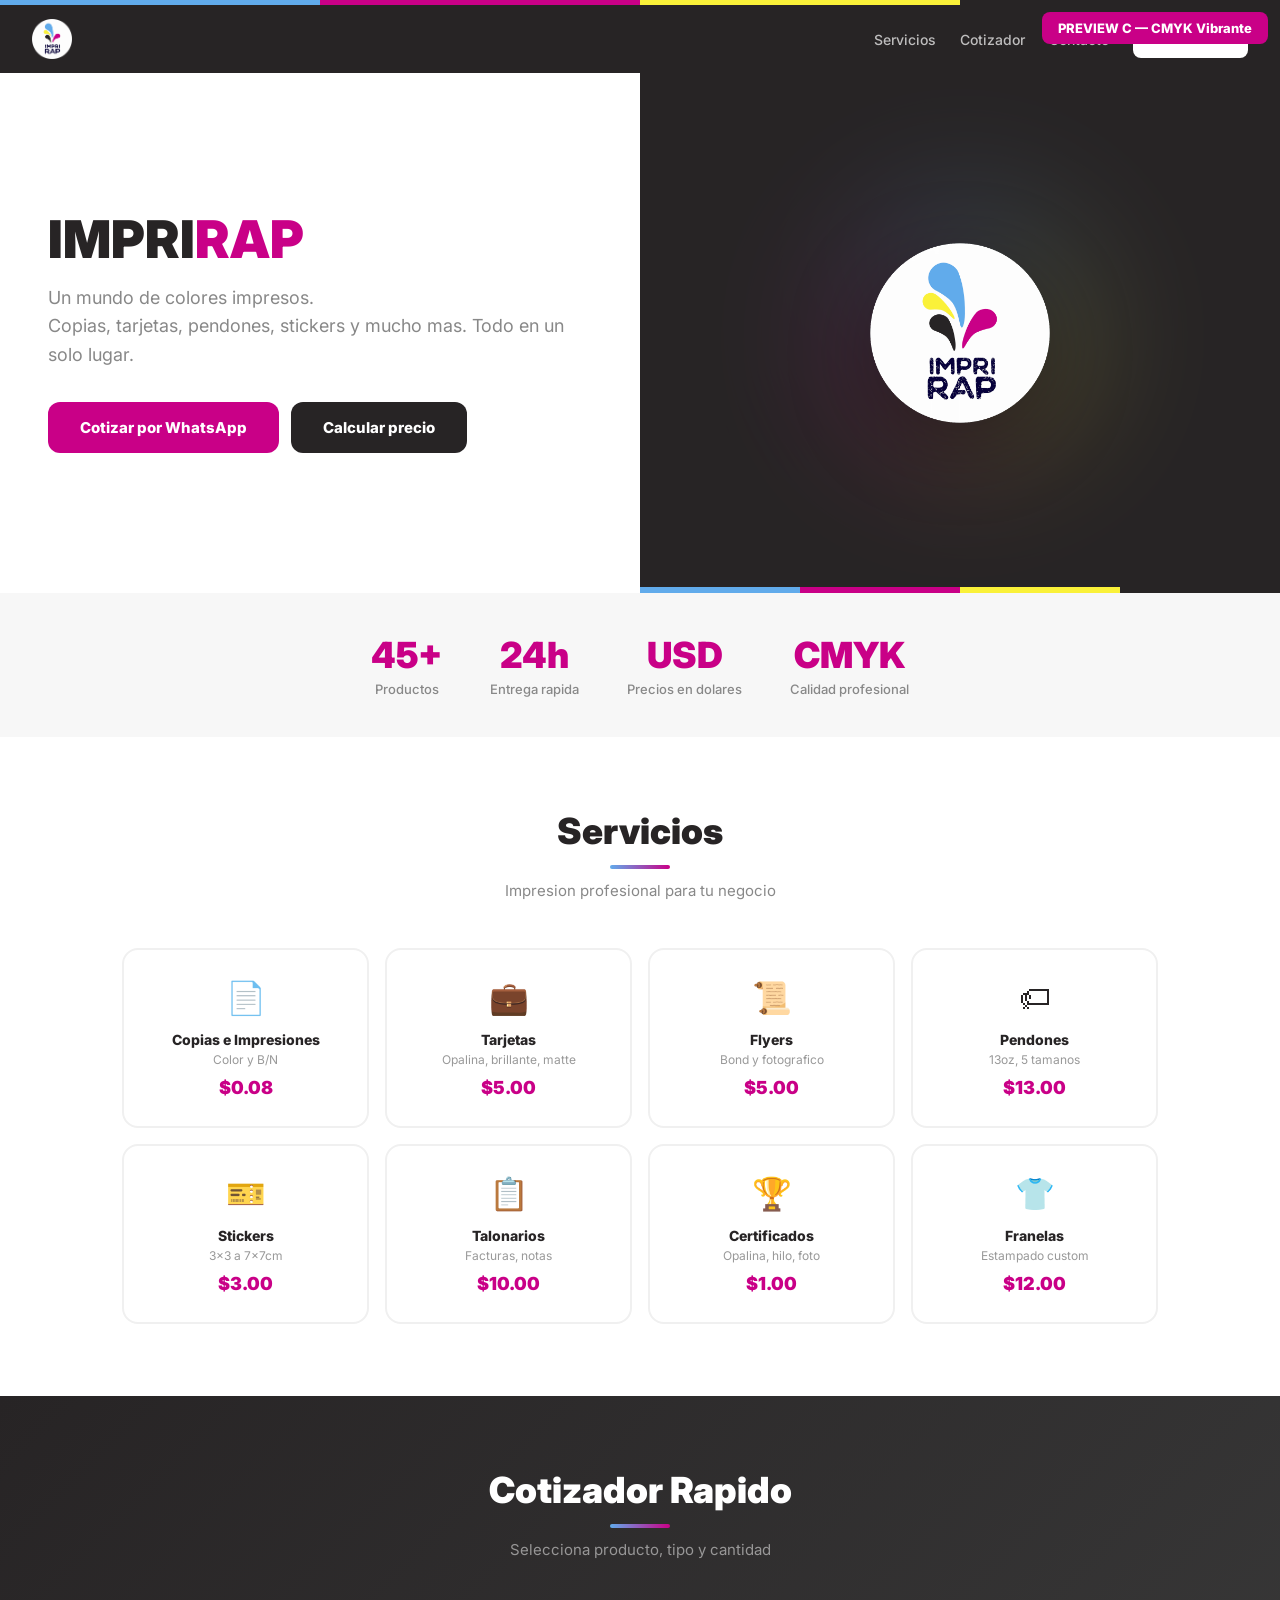
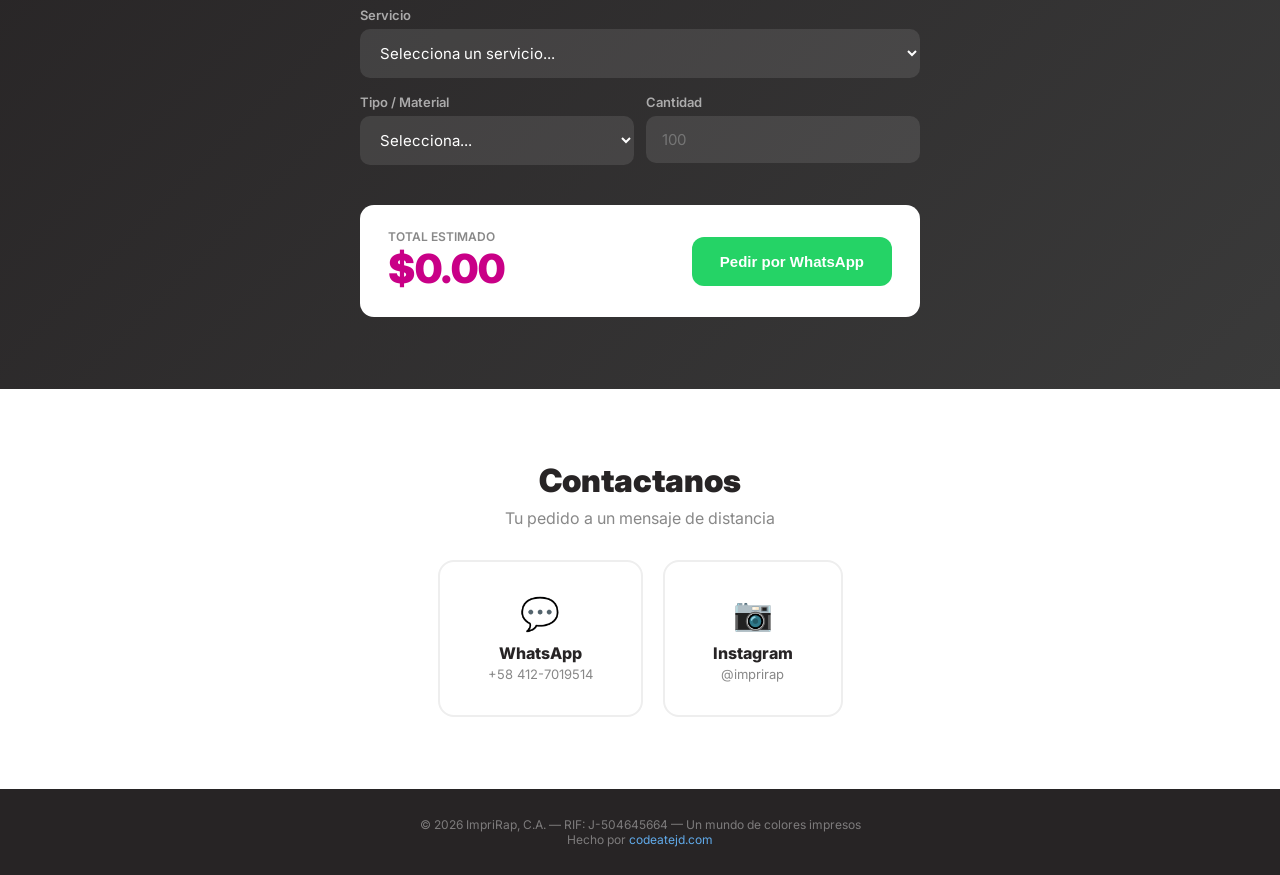
<file: project/imprirap/preview_C.html>
<!DOCTYPE html>
<html lang="es">
<head>
<meta charset="UTF-8">
<meta name="viewport" content="width=device-width, initial-scale=1.0">
<title>ImpriRap - Preview C: CMYK Vibrante</title>
<link href="https://fonts.googleapis.com/css2?family=Inter:wght@300;400;500;600;700;800;900&display=swap" rel="stylesheet">
<style>
  * { margin: 0; padding: 0; box-sizing: border-box; }
  :root {
    --cyan: #61abeb;
    --yellow: #faf139;
    --black: #272425;
    --magenta: #c90087;
  }
  body { font-family: 'Inter', sans-serif; background: #fff; color: var(--black); }

  /* ── NAV ── */
  nav {
    background: var(--black);
    padding: 14px 32px;
    display: flex;
    align-items: center;
    justify-content: space-between;
    position: sticky;
    top: 0;
    z-index: 100;
  }
  nav img { height: 40px; }
  .nav-links { display: flex; gap: 24px; align-items: center; }
  .nav-links a { text-decoration: none; color: rgba(255,255,255,0.7); font-weight: 500; font-size: 14px; }
  .nav-links a:hover { color: white; }
  .nav-cta {
    background: white;
    color: var(--black);
    padding: 10px 22px;
    border-radius: 8px;
    text-decoration: none;
    font-weight: 800;
    font-size: 13px;
  }
  .cmyk-top-bar { display: flex; height: 5px; }
  .cmyk-top-bar div { flex: 1; }

  /* ── HERO ── */
  .hero {
    padding: 0;
    display: grid;
    grid-template-columns: 1fr 1fr;
    min-height: 520px;
    overflow: hidden;
  }
  .hero-text {
    padding: 80px 48px;
    display: flex;
    flex-direction: column;
    justify-content: center;
  }
  .hero-text h1 {
    font-size: 52px;
    font-weight: 900;
    line-height: 1.05;
    margin-bottom: 16px;
  }
  .hero-text h1 .impri { color: var(--black); }
  .hero-text h1 .rap { color: var(--magenta); }
  .hero-text p.slogan {
    font-size: 18px;
    color: #888;
    margin-bottom: 32px;
    line-height: 1.6;
  }
  .hero-buttons { display: flex; gap: 12px; flex-wrap: wrap; }
  .btn-magenta {
    background: var(--magenta);
    color: white;
    padding: 16px 32px;
    border-radius: 12px;
    text-decoration: none;
    font-weight: 800;
    font-size: 15px;
    transition: transform 0.2s;
  }
  .btn-magenta:hover { transform: translateY(-2px); }
  .btn-dark {
    background: var(--black);
    color: white;
    padding: 16px 32px;
    border-radius: 12px;
    text-decoration: none;
    font-weight: 800;
    font-size: 15px;
    transition: transform 0.2s;
  }
  .btn-dark:hover { transform: translateY(-2px); }
  .hero-visual {
    background: var(--black);
    display: flex;
    align-items: center;
    justify-content: center;
    position: relative;
    overflow: hidden;
  }
  .hero-visual img { height: 180px; position: relative; z-index: 2; filter: drop-shadow(0 20px 40px rgba(0,0,0,0.3)); }
  .hero-visual::before {
    content: '';
    position: absolute;
    width: 300px;
    height: 300px;
    background: conic-gradient(var(--cyan), var(--yellow), var(--magenta), var(--cyan));
    border-radius: 50%;
    opacity: 0.15;
    filter: blur(60px);
  }
  .hero-cmyk {
    position: absolute;
    bottom: 0;
    left: 0;
    right: 0;
    display: flex;
    height: 6px;
  }
  .hero-cmyk div { flex: 1; }

  /* ── STATS ── */
  .stats {
    display: flex;
    justify-content: center;
    gap: 48px;
    padding: 40px 32px;
    background: #f7f7f7;
    flex-wrap: wrap;
  }
  .stat { text-align: center; }
  .stat .num { font-size: 36px; font-weight: 900; color: var(--magenta); }
  .stat .label { font-size: 13px; color: #888; font-weight: 500; margin-top: 4px; }

  /* ── SERVICES ── */
  .services { padding: 72px 32px; max-width: 1100px; margin: 0 auto; }
  .section-title { text-align: center; margin-bottom: 48px; }
  .section-title h2 { font-size: 36px; font-weight: 900; }
  .section-title .accent-line {
    width: 60px;
    height: 4px;
    background: linear-gradient(90deg, var(--cyan), var(--magenta));
    margin: 12px auto 0;
    border-radius: 2px;
  }
  .section-title p { color: #888; font-size: 15px; margin-top: 12px; }
  .services-grid {
    display: grid;
    grid-template-columns: repeat(4, 1fr);
    gap: 16px;
  }
  .service-card {
    border-radius: 16px;
    padding: 28px 20px;
    text-align: center;
    transition: transform 0.2s;
    border: 2px solid #f0f0f0;
    background: white;
  }
  .service-card:hover {
    transform: translateY(-4px);
    border-color: var(--cyan);
  }
  .service-icon {
    font-size: 32px;
    margin-bottom: 14px;
  }
  .service-card h3 { font-size: 14px; font-weight: 800; margin-bottom: 4px; }
  .service-card p { font-size: 12px; color: #999; }
  .service-card .price { font-size: 18px; font-weight: 900; color: var(--magenta); margin-top: 10px; }

  /* ── COTIZADOR ── */
  .cotizador {
    padding: 72px 32px;
    background: linear-gradient(135deg, var(--black) 0%, #3a3a3a 100%);
    color: white;
  }
  .cotizador .section-title h2 { color: white; }
  .cotizador .section-title p { color: rgba(255,255,255,0.5); }
  .cotizador-inner {
    max-width: 560px;
    margin: 0 auto;
  }
  .form-row { display: flex; gap: 12px; margin-bottom: 16px; }
  .form-row > div { flex: 1; }
  .form-group { margin-bottom: 16px; }
  .form-group label { display: block; font-weight: 600; font-size: 13px; margin-bottom: 6px; color: rgba(255,255,255,0.6); }
  .form-group select, .form-group input {
    width: 100%;
    padding: 14px 16px;
    border: none;
    border-radius: 10px;
    font-size: 15px;
    font-family: inherit;
    background: rgba(255,255,255,0.1);
    color: white;
  }
  .form-group select:focus, .form-group input:focus { outline: 2px solid var(--cyan); }
  .form-group select option { color: #333; }
  .cotizador-result {
    display: flex;
    align-items: center;
    justify-content: space-between;
    background: white;
    color: var(--black);
    padding: 24px 28px;
    border-radius: 14px;
    margin-top: 24px;
  }
  .cotizador-result .left .label { font-size: 12px; color: #888; text-transform: uppercase; font-weight: 600; }
  .cotizador-result .left .total { font-size: 40px; font-weight: 900; color: var(--magenta); }
  .btn-whatsapp {
    display: inline-flex;
    align-items: center;
    gap: 8px;
    background: #25D366;
    color: white;
    padding: 16px 28px;
    border-radius: 12px;
    text-decoration: none;
    font-weight: 800;
    font-size: 15px;
    border: none;
    cursor: pointer;
    transition: transform 0.2s;
  }
  .btn-whatsapp:hover { transform: translateY(-2px); }

  /* ── CONTACT ── */
  .contact {
    padding: 72px 32px;
    text-align: center;
  }
  .contact h2 { font-size: 32px; font-weight: 900; margin-bottom: 8px; }
  .contact p { color: #888; margin-bottom: 32px; }
  .contact-row { display: flex; gap: 20px; justify-content: center; flex-wrap: wrap; }
  .contact-card {
    border: 2px solid #eee;
    border-radius: 16px;
    padding: 32px 48px;
    text-decoration: none;
    color: var(--black);
    transition: border-color 0.3s, transform 0.2s;
  }
  .contact-card:hover { border-color: var(--magenta); transform: translateY(-2px); }
  .contact-card .icon { font-size: 32px; margin-bottom: 10px; }
  .contact-card .label { font-weight: 800; font-size: 16px; }
  .contact-card small { color: #888; font-size: 13px; }

  footer {
    background: var(--black);
    color: rgba(255,255,255,0.4);
    padding: 28px;
    text-align: center;
    font-size: 12px;
  }
  footer a { color: var(--cyan); text-decoration: none; }

  .preview-badge {
    position: fixed;
    top: 12px;
    right: 12px;
    background: var(--magenta);
    color: white;
    padding: 8px 16px;
    border-radius: 8px;
    font-weight: 800;
    font-size: 13px;
    z-index: 200;
  }

  @media (max-width: 768px) {
    .hero { grid-template-columns: 1fr; }
    .hero-visual { min-height: 250px; }
    .services-grid { grid-template-columns: repeat(2, 1fr); }
    .hero-text { padding: 48px 24px; }
    .hero-text h1 { font-size: 36px; }
  }
</style>
</head>
<body>

<div class="preview-badge">PREVIEW C — CMYK Vibrante</div>

<div class="cmyk-top-bar">
  <div style="background:var(--cyan)"></div>
  <div style="background:var(--magenta)"></div>
  <div style="background:var(--yellow)"></div>
  <div style="background:var(--black)"></div>
</div>

<nav>
  <img src="img/LOGOSSINFONDO.png" alt="ImpriRap">
  <div class="nav-links">
    <a href="#servicios">Servicios</a>
    <a href="#cotizador">Cotizador</a>
    <a href="#contacto">Contacto</a>
    <a href="https://wa.me/584127019514" class="nav-cta">WhatsApp</a>
  </div>
</nav>

<section class="hero">
  <div class="hero-text">
    <h1><span class="impri">IMPRI</span><span class="rap">RAP</span></h1>
    <p class="slogan">Un mundo de colores impresos.<br>Copias, tarjetas, pendones, stickers y mucho mas. Todo en un solo lugar.</p>
    <div class="hero-buttons">
      <a href="https://wa.me/584127019514" class="btn-magenta">Cotizar por WhatsApp</a>
      <a href="#cotizador" class="btn-dark">Calcular precio</a>
    </div>
  </div>
  <div class="hero-visual">
    <img src="img/LOGOSSINFONDO.png" alt="ImpriRap">
    <div class="hero-cmyk">
      <div style="background:var(--cyan)"></div>
      <div style="background:var(--magenta)"></div>
      <div style="background:var(--yellow)"></div>
      <div style="background:var(--black)"></div>
    </div>
  </div>
</section>

<section class="stats">
  <div class="stat">
    <div class="num">45+</div>
    <div class="label">Productos</div>
  </div>
  <div class="stat">
    <div class="num">24h</div>
    <div class="label">Entrega rapida</div>
  </div>
  <div class="stat">
    <div class="num">USD</div>
    <div class="label">Precios en dolares</div>
  </div>
  <div class="stat">
    <div class="num">CMYK</div>
    <div class="label">Calidad profesional</div>
  </div>
</section>

<section class="services" id="servicios">
  <div class="section-title">
    <h2>Servicios</h2>
    <div class="accent-line"></div>
    <p>Impresion profesional para tu negocio</p>
  </div>
  <div class="services-grid">
    <div class="service-card">
      <div class="service-icon">&#128196;</div>
      <h3>Copias e Impresiones</h3>
      <p>Color y B/N</p>
      <div class="price">$0.08</div>
    </div>
    <div class="service-card">
      <div class="service-icon">&#128188;</div>
      <h3>Tarjetas</h3>
      <p>Opalina, brillante, matte</p>
      <div class="price">$5.00</div>
    </div>
    <div class="service-card">
      <div class="service-icon">&#128220;</div>
      <h3>Flyers</h3>
      <p>Bond y fotografico</p>
      <div class="price">$5.00</div>
    </div>
    <div class="service-card">
      <div class="service-icon">&#127991;</div>
      <h3>Pendones</h3>
      <p>13oz, 5 tamanos</p>
      <div class="price">$13.00</div>
    </div>
    <div class="service-card">
      <div class="service-icon">&#127915;</div>
      <h3>Stickers</h3>
      <p>3x3 a 7x7cm</p>
      <div class="price">$3.00</div>
    </div>
    <div class="service-card">
      <div class="service-icon">&#128203;</div>
      <h3>Talonarios</h3>
      <p>Facturas, notas</p>
      <div class="price">$10.00</div>
    </div>
    <div class="service-card">
      <div class="service-icon">&#127942;</div>
      <h3>Certificados</h3>
      <p>Opalina, hilo, foto</p>
      <div class="price">$1.00</div>
    </div>
    <div class="service-card">
      <div class="service-icon">&#128085;</div>
      <h3>Franelas</h3>
      <p>Estampado custom</p>
      <div class="price">$12.00</div>
    </div>
  </div>
</section>

<section class="cotizador" id="cotizador">
  <div class="section-title">
    <h2>Cotizador Rapido</h2>
    <div class="accent-line"></div>
    <p>Selecciona producto, tipo y cantidad</p>
  </div>
  <div class="cotizador-inner">
    <div class="form-group">
      <label>Servicio</label>
      <select>
        <option>Selecciona un servicio...</option>
        <option>Copias e Impresiones</option>
        <option>Tarjetas de Presentacion</option>
        <option>Flyers y Volantes</option>
        <option>Pendones / Banners</option>
        <option>Stickers</option>
        <option>Talonarios</option>
      </select>
    </div>
    <div class="form-row">
      <div class="form-group">
        <label>Tipo / Material</label>
        <select><option>Selecciona...</option></select>
      </div>
      <div class="form-group">
        <label>Cantidad</label>
        <input type="number" placeholder="100" min="1">
      </div>
    </div>
    <div class="cotizador-result">
      <div class="left">
        <div class="label">Total estimado</div>
        <div class="total">$0.00</div>
      </div>
      <button class="btn-whatsapp">Pedir por WhatsApp</button>
    </div>
  </div>
</section>

<section class="contact" id="contacto">
  <h2>Contactanos</h2>
  <p>Tu pedido a un mensaje de distancia</p>
  <div class="contact-row">
    <a href="https://wa.me/584127019514" class="contact-card">
      <div class="icon">&#128172;</div>
      <div class="label">WhatsApp</div>
      <small>+58 412-7019514</small>
    </a>
    <a href="https://instagram.com/imprirap" class="contact-card" target="_blank">
      <div class="icon">&#128247;</div>
      <div class="label">Instagram</div>
      <small>@imprirap</small>
    </a>
  </div>
</section>

<footer>
  &copy; 2026 ImpriRap, C.A. — RIF: J-504645664 — Un mundo de colores impresos<br>
  Hecho por <a href="https://codeatejd.com" target="_blank">codeatejd.com</a>
</footer>

</body>
</html>
</file>
<file: style.css>
/* ══════════ RESET & BASE ══════════ */
*, *::before, *::after { margin: 0; padding: 0; box-sizing: border-box; }
html { scroll-behavior: smooth; scroll-padding-top: 80px; }
body {
  font-family: 'Inter', -apple-system, sans-serif;
  background: #0a0a0f;
  color: #fff;
  overflow-x: hidden;
  -webkit-font-smoothing: antialiased;
  transition: background 0.6s ease, color 0.6s ease;
}
body *, body *::before, body *::after {
  transition: background 0.6s ease, background-color 0.6s ease, color 0.4s ease,
              border-color 0.4s ease, box-shadow 0.4s ease, opacity 0.4s ease;
}

/* ══════════ TYPOGRAPHY ══════════ */
.gradient-text {
  background: linear-gradient(135deg, #667eea, #764ba2, #f093fb);
  -webkit-background-clip: text;
  -webkit-text-fill-color: transparent;
  background-clip: text;
}
.blink { animation: blink 1s step-end infinite; }
@keyframes blink { 50% { opacity: 0; } }

/* ══════════ CODE SYNTAX COLORS ══════════ */
.kw { color: #c792ea; }
.fn { color: #82aaff; }
.str { color: #c3e88d; }
.num { color: #f78c6c; }
.cm { color: #546e7a; }
.bool { color: #f78c6c; }

/* ══════════ NAV ══════════ */
.nav {
  position: fixed; top: 0; left: 0; right: 0; z-index: 100;
  padding: 16px 0;
  transition: all 0.4s;
  backdrop-filter: blur(0px);
}
.nav.scrolled {
  background: rgba(10, 10, 15, 0.85);
  backdrop-filter: blur(20px);
  border-bottom: 1px solid rgba(255,255,255,0.05);
  padding: 10px 0;
}
.nav-inner {
  max-width: 1100px; margin: 0 auto; padding: 0 24px;
  display: flex; align-items: center; justify-content: space-between;
}
.nav-logo {
  font-family: 'JetBrains Mono', monospace;
  font-size: 20px; font-weight: 500;
  text-decoration: none; letter-spacing: -0.5px;
  background: linear-gradient(90deg, #f093fb, #f5576c, #ffd200, #4facfe, #43e97b, #667eea);
  background-size: 300% 100%;
  -webkit-background-clip: text;
  -webkit-text-fill-color: transparent;
  background-clip: text;
  animation: colorShift 6s ease-in-out infinite;
}
.nav-codeate {
  background: linear-gradient(90deg, #f093fb, #f5576c, #ffd200, #4facfe, #43e97b, #667eea);
  background-size: 300% 100%;
  -webkit-background-clip: text;
  -webkit-text-fill-color: transparent;
  background-clip: text;
  animation: colorShift 6s ease-in-out infinite;
  font-weight: 500;
}
.nav-jd-terminal {
  background: #111;
  color: #fff;
  -webkit-text-fill-color: #fff;
  font-weight: 800;
  padding: 2px 8px 3px;
  border-radius: 6px;
  margin-left: 3px;
  font-size: 14px;
  box-shadow: 0 2px 8px rgba(0,0,0,0.4), inset 0 1px 0 rgba(255,255,255,0.08);
}
.nav-links { display: flex; align-items: center; gap: 28px; }
.nav-links a {
  color: rgba(255,255,255,0.6); text-decoration: none;
  font-size: 14px; font-weight: 500;
  transition: color 0.3s;
}
.nav-links a:hover { color: #fff; }
.lang-toggle {
  background: rgba(255,255,255,0.08); border: 1px solid rgba(255,255,255,0.15);
  color: #fff; padding: 6px 14px; border-radius: 8px;
  font-size: 12px; font-weight: 700; cursor: pointer;
  font-family: 'JetBrains Mono', monospace;
  transition: all 0.3s;
}
.lang-toggle:hover { background: rgba(102, 126, 234, 0.2); border-color: #667eea; }
.theme-toggle {
  background: rgba(255,255,255,0.08); border: 1px solid rgba(255,255,255,0.15);
  color: #fff; width: 36px; height: 36px; border-radius: 8px;
  cursor: pointer; display: flex; align-items: center; justify-content: center;
  font-size: 18px; transition: all 0.3s;
}
.theme-toggle:hover { background: rgba(102, 126, 234, 0.2); border-color: #667eea; }
.nav-menu { display: none; background: none; border: none; cursor: pointer; padding: 4px; }
.nav-menu span {
  display: block; width: 22px; height: 2px; background: #fff;
  margin: 5px 0; transition: all 0.3s; border-radius: 2px;
}

/* ══════════ HERO ══════════ */
.hero {
  min-height: 100vh;
  display: flex; flex-direction: column;
  justify-content: center; align-items: center;
  text-align: center;
  padding: 100px 24px 60px;
  position: relative;
  background: linear-gradient(160deg, #0a0a0f 0%, #1a1a3e 40%, #2d1b69 70%, #0a0a0f 100%);
  overflow: hidden;
}
.hero::before {
  content: '';
  position: absolute; inset: 0;
  background:
    radial-gradient(ellipse at 20% 50%, rgba(102, 126, 234, 0.08) 0%, transparent 50%),
    radial-gradient(ellipse at 80% 50%, rgba(118, 75, 162, 0.06) 0%, transparent 50%);
}

/* Floating code snippets */
.code-float {
  position: absolute;
  font-family: 'JetBrains Mono', monospace;
  font-size: 12px; line-height: 1.6;
  background: rgba(255,255,255,0.03);
  border: 1px solid rgba(255,255,255,0.06);
  border-radius: 12px;
  padding: 16px 20px;
  opacity: 0.4;
  pointer-events: none;
  animation: float 8s ease-in-out infinite;
}
.code-float pre { margin: 0; }
.code-float code { font-size: 11px; }
.code-float-1 { top: 15%; left: 5%; animation-delay: 0s; }
.code-float-2 { top: 20%; right: 3%; animation-delay: -3s; }
.code-float-3 { bottom: 20%; left: 8%; animation-delay: -5s; }
@keyframes float {
  0%, 100% { transform: translateY(0) rotate(0deg); }
  50% { transform: translateY(-20px) rotate(1deg); }
}

.hero-content { position: relative; z-index: 2; max-width: 700px; }

.hero-badge {
  display: inline-flex; align-items: center; gap: 8px;
  background: rgba(102, 126, 234, 0.1);
  border: 1px solid rgba(102, 126, 234, 0.25);
  border-radius: 50px; padding: 8px 20px;
  font-size: 13px; font-weight: 500;
  margin-bottom: 30px; color: #a5b4fc;
}
.badge-dot {
  width: 8px; height: 8px; border-radius: 50%;
  background: #4ade80;
  animation: pulse-dot 2s ease-in-out infinite;
}
@keyframes pulse-dot {
  0%, 100% { box-shadow: 0 0 0 0 rgba(74, 222, 128, 0.4); }
  50% { box-shadow: 0 0 0 6px rgba(74, 222, 128, 0); }
}

.hero-logo-big {
  margin-bottom: 24px;
  display: flex; align-items: baseline; justify-content: center;
}
.logo-codeate {
  font-family: 'JetBrains Mono', monospace;
  font-size: clamp(40px, 8vw, 64px);
  font-weight: 600;
  background: linear-gradient(90deg, #f093fb, #f5576c, #ffd200, #4facfe, #43e97b, #667eea);
  background-size: 300% 100%;
  -webkit-background-clip: text;
  -webkit-text-fill-color: transparent;
  background-clip: text;
  letter-spacing: -2px;
  animation: colorShift 6s ease-in-out infinite;
}
@keyframes colorShift {
  0% { background-position: 0% 50%; }
  50% { background-position: 100% 50%; }
  100% { background-position: 0% 50%; }
}
.logo-jd {
  font-family: 'JetBrains Mono', monospace;
  font-size: clamp(40px, 8vw, 60px);
  font-weight: 900;
  color: #fff;
  -webkit-text-fill-color: #fff;
  letter-spacing: -2px;
  background: #111;
  padding: 8px 18px 12px;
  border-radius: 16px;
  margin-left: 6px;
  display: inline-flex;
  align-items: center;
  box-shadow: 0 8px 30px rgba(0,0,0,0.5), inset 0 1px 0 rgba(255,255,255,0.08);
  position: relative;
}
.logo-jd .terminal-prompt {
  font-size: 0.55em;
  color: #4ade80;
  -webkit-text-fill-color: #4ade80;
  margin-right: 4px;
  font-weight: 500;
}
.nav-jd-terminal .terminal-prompt {
  font-size: 0.8em;
  color: #4ade80;
  -webkit-text-fill-color: #4ade80;
  margin-right: 2px;
  font-weight: 500;
}
.hero-domain {
  font-family: 'JetBrains Mono', monospace;
  font-size: 14px;
  color: rgba(255,255,255,0.25);
  letter-spacing: 2px;
  margin-bottom: 16px;
}

.hero-typing {
  font-family: 'JetBrains Mono', monospace;
  font-size: 16px;
  margin-bottom: 20px;
  min-height: 28px;
}
.typing-text {
  background: linear-gradient(90deg, #00ff88, #ffee00, #ff6600, #00ff88);
  background-size: 300% 100%;
  -webkit-background-clip: text;
  -webkit-text-fill-color: transparent;
  background-clip: text;
  animation: typingColors 3s linear infinite;
  font-weight: 700;
  filter: brightness(1.2);
  text-shadow: 0 0 20px rgba(0, 255, 136, 0.3);
}
@keyframes typingColors {
  0% { background-position: 0% 50%; }
  50% { background-position: 100% 50%; }
  100% { background-position: 0% 50%; }
}
.typing-prefix { color: #667eea; }
.typing-cursor { animation: blink 0.7s step-end infinite; color: #667eea; }

.hero-desc {
  font-size: 22px;
  line-height: 1.5;
  font-weight: 600;
  color: rgba(255,255,255,0.9);
  max-width: 620px;
  margin: 0 auto 40px;
  letter-spacing: -0.3px;
  text-align: center;
  text-wrap: balance;
}

.hero-buttons { display: flex; gap: 16px; justify-content: center; flex-wrap: wrap; }

/* Buttons */
.btn {
  display: inline-flex; align-items: center; gap: 8px;
  padding: 14px 32px; border-radius: 14px;
  font-size: 15px; font-weight: 700;
  text-decoration: none; cursor: pointer;
  transition: all 0.4s;
  border: none;
}
.btn-primary {
  background: linear-gradient(135deg, #667eea, #764ba2);
  color: #fff;
  box-shadow: 0 8px 30px rgba(102, 126, 234, 0.35);
}
.btn-primary:hover {
  transform: translateY(-3px);
  box-shadow: 0 14px 40px rgba(102, 126, 234, 0.5);
}
.btn-outline {
  background: transparent;
  color: #fff;
  border: 1.5px solid rgba(255,255,255,0.2);
}
.btn-outline:hover {
  border-color: #667eea;
  background: rgba(102, 126, 234, 0.08);
}

/* Scroll indicator */
.scroll-indicator {
  position: absolute; bottom: 30px; left: 50%; transform: translateX(-50%);
  z-index: 2;
}
.scroll-mouse {
  width: 26px; height: 42px;
  border: 2px solid rgba(255,255,255,0.2);
  border-radius: 14px;
  display: flex; justify-content: center; padding-top: 8px;
}
.scroll-dot {
  width: 4px; height: 10px; border-radius: 4px;
  background: rgba(255,255,255,0.4);
  animation: scroll-anim 2s ease-in-out infinite;
}
@keyframes scroll-anim {
  0% { transform: translateY(0); opacity: 1; }
  100% { transform: translateY(14px); opacity: 0; }
}

/* ══════════ SECTIONS ══════════ */
.section { padding: 100px 24px; }
.section-light { background: #fff; color: #1a1a1a; }
.section-dark {
  background: #0a0a0f;
  background-image:
    radial-gradient(ellipse at 50% 0%, rgba(102, 126, 234, 0.04) 0%, transparent 60%);
}
.section-gradient {
  background: linear-gradient(160deg, #1a1a3e 0%, #2d1b69 50%, #1a1a3e 100%);
}
.container { max-width: 1000px; margin: 0 auto; }

.section-header { text-align: center; margin-bottom: 60px; }
.section-tag {
  display: inline-block;
  font-family: 'JetBrains Mono', monospace;
  font-size: 13px; font-weight: 600;
  color: #667eea; text-transform: uppercase;
  letter-spacing: 3px; margin-bottom: 12px;
}
.section-tag.light { color: #a5b4fc; }
.section-header h2 {
  font-size: clamp(32px, 5vw, 44px);
  font-weight: 900; letter-spacing: -1.5px;
}
.section-light .section-header h2 { color: #1a1a1a; }

/* ══════════ SERVICES GRID ══════════ */
.services-grid {
  display: grid;
  grid-template-columns: repeat(auto-fit, minmax(280px, 1fr));
  gap: 24px;
}
.service-card {
  background: #fff;
  border: 1px solid #eee;
  border-radius: 20px;
  padding: 32px;
  transition: all 0.5s;
  position: relative; overflow: hidden;
}
.service-card::before {
  content: '';
  position: absolute; top: 0; left: 0; right: 0;
  height: 3px;
  background: linear-gradient(90deg, #667eea, #764ba2);
  transform: scaleX(0); transform-origin: left;
  transition: transform 0.5s;
}
.service-card:hover::before { transform: scaleX(1); }
.service-card:hover {
  transform: translateY(-8px);
  box-shadow: 0 20px 50px rgba(102, 126, 234, 0.12);
  border-color: transparent;
}
.service-icon-wrap { margin-bottom: 20px; }
.service-icon {
  width: 52px; height: 52px;
  background: linear-gradient(135deg, rgba(102,126,234,0.1), rgba(118,75,162,0.1));
  border-radius: 14px;
  display: flex; align-items: center; justify-content: center;
  color: #667eea;
}
.service-card h3 { font-size: 18px; font-weight: 800; margin-bottom: 10px; }
.service-card p { color: #777; font-size: 14px; line-height: 1.7; margin-bottom: 20px; }
.service-code {
  font-family: 'JetBrains Mono', monospace;
  font-size: 12px;
  background: #1a1a2e;
  color: #a5b4fc;
  padding: 10px 14px;
  border-radius: 10px;
}

/* ══════════ PROCESS ══════════ */
.process-timeline { max-width: 600px; margin: 0 auto; }
.process-step {
  display: flex; gap: 24px; align-items: flex-start;
  padding: 28px 0;
  border-bottom: 1px solid rgba(255,255,255,0.06);
  transition: all 0.4s;
}
.process-step:hover { padding-left: 12px; }
.step-num {
  font-family: 'JetBrains Mono', monospace;
  font-size: 36px; font-weight: 900;
  background: linear-gradient(135deg, #667eea, #764ba2);
  -webkit-background-clip: text;
  -webkit-text-fill-color: transparent;
  background-clip: text;
  min-width: 60px;
}
.step-content { flex: 1; }
.step-content h3 { font-size: 18px; font-weight: 700; margin-bottom: 6px; }
.step-content p { color: rgba(255,255,255,0.5); font-size: 14px; line-height: 1.6; }
.step-code {
  font-family: 'JetBrains Mono', monospace;
  font-size: 12px; color: #546e7a;
  margin-top: 8px;
}

/* ══════════ SHOWCASE CAROUSEL ══════════ */
.showcase-section {
  padding-bottom: 0;
  overflow: hidden;
}
.showcase-header {
  text-align: center;
  margin-bottom: 48px;
}
.showcase-slogan {
  font-size: clamp(32px, 5vw, 56px);
  font-weight: 900;
  background: linear-gradient(135deg, #667eea, #764ba2, #f093fb);
  -webkit-background-clip: text;
  -webkit-text-fill-color: transparent;
  background-clip: text;
  line-height: 1.2;
  margin-bottom: 16px;
}
.showcase-sub {
  font-size: 17px;
  color: #94a3b8;
  max-width: 600px;
  margin: 0 auto;
  line-height: 1.7;
}
.showcase-carousel {
  width: 100%;
  overflow: hidden;
  mask-image: linear-gradient(90deg, transparent, #000 8%, #000 92%, transparent);
  -webkit-mask-image: linear-gradient(90deg, transparent, #000 8%, #000 92%, transparent);
  padding: 20px 0 60px;
}
.showcase-track {
  display: flex;
  gap: 20px;
  width: max-content;
  animation: showcase-scroll 40s linear infinite;
}
.showcase-track:hover {
  animation-play-state: paused;
}
.showcase-slide {
  flex-shrink: 0;
  width: 320px;
  height: 220px;
  border-radius: 16px;
  overflow: hidden;
  border: 1px solid rgba(255,255,255,0.08);
  transition: transform 0.4s, box-shadow 0.4s;
}
.showcase-slide:hover {
  transform: translateY(-6px) scale(1.02);
  box-shadow: 0 20px 40px rgba(102,126,234,0.2);
  border-color: rgba(102,126,234,0.3);
}
.showcase-slide img {
  width: 100%;
  height: 100%;
  object-fit: cover;
}
@keyframes showcase-scroll {
  0% { transform: translateX(0); }
  100% { transform: translateX(calc(-320px * 8 - 20px * 8)); }
}

/* Light mode */
body.light .showcase-slogan {
  background: linear-gradient(135deg, #4f46e5, #7c3aed, #c026d3);
  -webkit-background-clip: text;
  background-clip: text;
}
body.light .showcase-sub { color: #475569; }
body.light .showcase-slide { border-color: rgba(0,0,0,0.08); }
body.light .showcase-slide:hover { box-shadow: 0 20px 40px rgba(102,126,234,0.12); }

/* ══════════ CLIENTS ══════════ */
/* ── Portfolio ── */
.portfolio-grid {
  display: grid;
  grid-template-columns: repeat(auto-fill, minmax(360px, 1fr));
  gap: 28px;
}
.portfolio-card {
  background: rgba(255,255,255,0.03);
  border: 1px solid rgba(255,255,255,0.08);
  border-radius: 20px;
  transition: all 0.4s cubic-bezier(0.4, 0, 0.2, 1);
  position: relative;
  overflow: hidden;
}
.portfolio-card:hover {
  border-color: rgba(102,126,234,0.3);
  transform: translateY(-8px);
  box-shadow: 0 24px 48px rgba(0,0,0,0.35);
}

/* ── Image section ── */
.portfolio-img {
  position: relative;
  height: 220px;
  overflow: hidden;
}
.portfolio-img img {
  width: 100%;
  height: 100%;
  object-fit: cover;
  image-rendering: auto;
  -webkit-backface-visibility: hidden;
  backface-visibility: hidden;
  transition: transform 0.6s cubic-bezier(0.4, 0, 0.2, 1);
}
.portfolio-card:hover .portfolio-img img {
  transform: scale(1.06);
}
.portfolio-img::after {
  content: '';
  position: absolute;
  bottom: 0; left: 0; right: 0;
  height: 80px;
  background: linear-gradient(to top, rgba(15,15,20,0.9), transparent);
  pointer-events: none;
}
.portfolio-img .portfolio-card-header {
  position: absolute;
  top: 14px; left: 14px; right: 14px;
  display: flex;
  justify-content: space-between;
  align-items: center;
  z-index: 2;
}

/* ── Body section ── */
.portfolio-body {
  padding: 22px 24px 24px;
}
.portfolio-status {
  font-size: 10px;
  font-weight: 700;
  text-transform: uppercase;
  letter-spacing: 1.5px;
  padding: 5px 12px;
  border-radius: 20px;
  font-family: 'JetBrains Mono', monospace;
  backdrop-filter: blur(8px);
}
.portfolio-status.live {
  background: rgba(102,126,234,0.25);
  color: #a5b4fc;
  border: 1px solid rgba(102,126,234,0.4);
}
.portfolio-status.dev {
  background: rgba(102,126,234,0.25);
  color: #a5b4fc;
  border: 1px solid rgba(102,126,234,0.4);
}
.portfolio-year {
  font-size: 12px;
  font-weight: 600;
  color: rgba(255,255,255,0.8);
  font-family: 'JetBrains Mono', monospace;
  background: rgba(0,0,0,0.4);
  padding: 4px 10px;
  border-radius: 12px;
  backdrop-filter: blur(8px);
}
.portfolio-title {
  font-size: 22px;
  font-weight: 800;
  color: #fff;
  margin-bottom: 10px;
}
.portfolio-desc {
  font-size: 14px;
  color: #94a3b8;
  line-height: 1.7;
  margin-bottom: 18px;
}
.portfolio-techs {
  display: flex;
  flex-wrap: wrap;
  gap: 8px;
  margin-bottom: 18px;
}
.portfolio-techs span {
  font-size: 11px;
  font-weight: 600;
  padding: 4px 12px;
  border-radius: 6px;
  background: rgba(102,126,234,0.1);
  color: #667eea;
  border: 1px solid rgba(102,126,234,0.15);
  font-family: 'JetBrains Mono', monospace;
}
.portfolio-links a {
  font-size: 13px;
  font-weight: 700;
  color: #667eea;
  text-decoration: none;
  transition: color 0.3s;
  font-family: 'JetBrains Mono', monospace;
}
.portfolio-links a:hover { color: #f093fb; }
.portfolio-private {
  font-size: 12px;
  color: #475569;
  font-style: italic;
}

.client-icon.imprirap {
  font-size: 18px;
  color: #1a1a1a;
  font-family: 'Inter', sans-serif;
  font-weight: 700;
}
.imprirap-rap {
  color: #e63946;
  font-weight: 900;
}

/* ══════════ PROJECTS GRID ══════════ */
.projects-grid {
  display: grid;
  grid-template-columns: repeat(auto-fit, minmax(300px, 1fr));
  gap: 24px;
}
.project-card {
  background: #fff;
  border: 1px solid #eee;
  border-radius: 20px;
  overflow: hidden;
  transition: all 0.5s;
}
.project-card:hover {
  transform: translateY(-8px);
  box-shadow: 0 20px 50px rgba(102, 126, 234, 0.12);
  border-color: transparent;
}
.project-preview {
  height: 180px;
  padding: 20px;
  display: flex;
  align-items: center;
  justify-content: center;
  background: linear-gradient(135deg, #f8f7ff, #eef2ff);
}
.project-screen {
  width: 100%;
  max-width: 280px;
  background: #1e1e2e;
  border-radius: 10px;
  overflow: hidden;
  box-shadow: 0 8px 24px rgba(0,0,0,0.15);
}
.project-screen.dark { background: #0d1117; }
.screen-bar {
  display: flex; gap: 6px;
  padding: 8px 12px;
  background: rgba(255,255,255,0.05);
}
.screen-body {
  padding: 12px 16px;
  font-family: 'JetBrains Mono', monospace;
  font-size: 11px;
  line-height: 1.7;
  color: #e0e0e0;
  min-height: 100px;
}

/* Infra card */
.infra-preview {
  background: linear-gradient(135deg, #0a0a1a, #1a1a3e);
}
.infra-icons {
  display: flex;
  align-items: center;
  gap: 0;
}
.infra-node {
  width: 56px; height: 56px;
  background: rgba(255,255,255,0.06);
  border: 1px solid rgba(255,255,255,0.1);
  border-radius: 14px;
  display: flex; align-items: center; justify-content: center;
  color: #a5b4fc;
  transition: all 0.4s;
}
.project-card:hover .infra-node {
  border-color: #667eea;
  background: rgba(102, 126, 234, 0.1);
}
.infra-line {
  width: 30px; height: 2px;
  background: linear-gradient(90deg, rgba(102,126,234,0.3), rgba(102,126,234,0.6));
}

.project-info { padding: 24px; }
.project-tags {
  display: flex; flex-wrap: wrap; gap: 6px;
  margin-bottom: 12px;
}
.project-tags span {
  background: #f5f3ff;
  color: #5b21b6;
  padding: 4px 10px;
  border-radius: 6px;
  font-size: 11px;
  font-weight: 600;
}
.project-info h3 {
  font-size: 18px; font-weight: 800;
  margin-bottom: 8px; color: #1a1a1a;
}
.project-info p {
  color: #777; font-size: 14px; line-height: 1.6;
}

/* ══════════ TECH SLIDER ══════════ */
.tech-sub {
  font-size: 16px;
  color: #94a3b8;
  max-width: 600px;
  margin: 0 auto;
  line-height: 1.7;
}
body.light .tech-sub { color: #475569; }

.tech-slider {
  overflow-x: clip;
  overflow-y: visible;
  padding: 20px 0 60px;
  margin-bottom: 140px;
}

.tech-track {
  display: flex;
  gap: 16px;
  width: max-content;
  animation: tech-scroll 30s linear infinite;
}
.tech-track:hover {
  animation-play-state: paused;
}

@keyframes tech-scroll {
  0% { transform: translateX(0); }
  100% { transform: translateX(-50%); }
}

.tech-card {
  position: relative;
  padding: 14px 28px;
  border-radius: 50px;
  font-size: 15px;
  font-weight: 700;
  font-family: 'JetBrains Mono', monospace;
  cursor: pointer;
  transition: all 0.3s;
  background: #1a1a2e;
  color: #a5b4fc;
  border: 1px solid rgba(102,126,234,0.2);
}
body.light .tech-card {
  background: #f5f3ff;
  color: #5b21b6;
  border-color: rgba(102,126,234,0.15);
}

.tech-card:hover {
  transform: translateY(-4px);
  border-color: #667eea;
  box-shadow: 0 8px 24px rgba(102,126,234,0.25);
  background: #1e1e3a;
}
body.light .tech-card:hover {
  background: #ede9fe;
  box-shadow: 0 8px 24px rgba(102,126,234,0.15);
}

.tech-name { pointer-events: none; }

/* ── Mini Terminal ── */
.tech-terminal {
  position: absolute;
  top: calc(100% + 14px);
  left: 50%;
  transform: translateX(-50%) translateY(-8px);
  width: 300px;
  background: #0f0f1a;
  border-radius: 12px;
  border: 1px solid rgba(102,126,234,0.25);
  box-shadow: 0 16px 40px rgba(0,0,0,0.5);
  opacity: 0;
  visibility: hidden;
  transition: all 0.3s cubic-bezier(0.4, 0, 0.2, 1);
  z-index: 100;
  overflow: hidden;
}
body.light .tech-terminal {
  background: #1a1a2e;
  border-color: rgba(102,126,234,0.3);
}

.tech-card:hover .tech-terminal {
  opacity: 1;
  visibility: visible;
  transform: translateX(-50%) translateY(0);
}

.tech-terminal::after {
  content: '';
  position: absolute;
  top: -7px;
  left: 50%;
  transform: translateX(-50%) rotate(45deg);
  width: 12px;
  height: 12px;
  background: #0f0f1a;
  border-left: 1px solid rgba(102,126,234,0.25);
  border-top: 1px solid rgba(102,126,234,0.25);
}
body.light .tech-terminal::after {
  background: #1a1a2e;
  border-color: rgba(102,126,234,0.3);
}

.tt-header {
  display: flex;
  align-items: center;
  gap: 6px;
  padding: 8px 12px;
  background: rgba(255,255,255,0.03);
  border-bottom: 1px solid rgba(255,255,255,0.06);
}
.tt-dot {
  width: 8px; height: 8px;
  border-radius: 50%;
}
.tt-dot.r { background: #ff5f57; }
.tt-dot.y { background: #febc2e; }
.tt-dot.g { background: #28c840; }
.tt-file {
  font-size: 10px;
  color: #64748b;
  margin-left: auto;
  font-family: 'JetBrains Mono', monospace;
}

.tt-code {
  padding: 12px 14px;
  font-size: 11px;
  line-height: 1.6;
  font-family: 'JetBrains Mono', monospace;
  color: #e2e8f0;
  margin: 0;
  overflow: hidden;
}

/* ══════════ CODE BLOCK (removed, replaced by tech-terminal) ══════════ */
.code-block {
  display: none;
  background: #1a1a2e;
  border-radius: 16px;
  overflow: hidden;
  border: 1px solid rgba(255,255,255,0.06);
  box-shadow: 0 20px 60px rgba(0,0,0,0.3);
}
.code-header {
  display: flex; align-items: center; gap: 8px;
  padding: 14px 20px;
  background: rgba(255,255,255,0.03);
  border-bottom: 1px solid rgba(255,255,255,0.05);
}
.code-dot { width: 12px; height: 12px; border-radius: 50%; }
.code-dot.red { background: #ff5f57; }
.code-dot.yellow { background: #febc2e; }
.code-dot.green { background: #28c840; }
.code-filename {
  font-family: 'JetBrains Mono', monospace;
  font-size: 12px; color: rgba(255,255,255,0.4);
  margin-left: 8px;
}
.code-body {
  padding: 24px;
  font-family: 'JetBrains Mono', monospace;
  font-size: 14px; line-height: 1.8;
  color: #e0e0e0;
  overflow-x: auto;
}

/* ══════════ CONTACT ══════════ */
.contact-sub {
  color: rgba(255,255,255,0.5);
  font-size: 16px; margin-top: 12px;
}
.contact-cards {
  display: grid;
  grid-template-columns: repeat(auto-fit, minmax(200px, 1fr));
  gap: 20px; max-width: 700px; margin: 0 auto;
}
.contact-card {
  background: rgba(255,255,255,0.04);
  border: 1px solid rgba(255,255,255,0.08);
  border-radius: 16px;
  padding: 28px; text-align: center;
  text-decoration: none; color: #fff;
  transition: all 0.4s;
  display: flex; flex-direction: column; align-items: center; gap: 10px;
}
.contact-card:hover {
  background: rgba(255,255,255,0.08);
  border-color: #667eea;
  transform: translateY(-6px);
  box-shadow: 0 16px 40px rgba(102, 126, 234, 0.2);
}
.contact-icon {
  width: 50px; height: 50px;
  background: rgba(102, 126, 234, 0.15);
  border-radius: 14px;
  display: flex; align-items: center; justify-content: center;
  color: #a5b4fc;
}
.contact-icon.whatsapp { background: rgba(37, 211, 102, 0.15); color: #25d366; }
.contact-icon.github { background: rgba(255,255,255,0.08); color: #fff; }
.contact-card span { font-weight: 700; font-size: 16px; }
.contact-card small { color: rgba(255,255,255,0.4); font-size: 13px; }

/* ══════════ FOOTER ══════════ */
.footer {
  padding: 30px 24px;
  border-top: 1px solid rgba(255,255,255,0.05);
  background: #0a0a0f;
}
.footer-inner {
  display: flex; align-items: center; justify-content: space-between;
}
.footer-logo {
  font-family: 'JetBrains Mono', monospace;
  font-size: 16px; font-weight: 500;
  background: linear-gradient(90deg, #f093fb, #f5576c, #ffd200, #4facfe, #43e97b, #667eea);
  background-size: 300% 100%;
  -webkit-background-clip: text;
  -webkit-text-fill-color: transparent;
  background-clip: text;
  animation: colorShift 6s ease-in-out infinite;
}
.footer-logo .gradient-text { font-weight: 800; }
.footer p { color: rgba(255,255,255,0.3); font-size: 13px; }

/* ══════════ MOBILE MENU ══════════ */
.mobile-menu {
  position: fixed; inset: 0; z-index: 99;
  background: rgba(10, 10, 15, 0.97);
  backdrop-filter: blur(20px);
  display: flex; flex-direction: column;
  justify-content: center; align-items: center; gap: 32px;
  opacity: 0; pointer-events: none;
  transition: opacity 0.4s;
}
.mobile-menu.open { opacity: 1; pointer-events: all; }
.mobile-menu a {
  color: #fff; text-decoration: none;
  font-size: 28px; font-weight: 700;
  transition: color 0.3s;
}
.mobile-menu a:hover { color: #667eea; }

/* ══════════ REVEAL ANIMATION ══════════ */
.reveal {
  opacity: 0;
  transform: translateY(30px);
  transition: opacity 0.8s cubic-bezier(0.16, 1, 0.3, 1),
              transform 0.8s cubic-bezier(0.16, 1, 0.3, 1);
  transition-delay: var(--delay, 0s);
}
.reveal.visible {
  opacity: 1;
  transform: translateY(0);
}

/* ══════════ RESPONSIVE ══════════ */
@media (max-width: 768px) {
  .nav-links { display: none; }
  .nav-menu { display: block; }
  .hero-title { letter-spacing: -2px; }
  .code-float { display: none; }
  .hero { padding: 80px 20px 60px; }
  .section { padding: 70px 20px; }
  .process-step { flex-direction: column; gap: 12px; }
  .step-num { font-size: 28px; }
  .footer-inner { flex-direction: column; gap: 8px; text-align: center; }
  .code-body { font-size: 12px; padding: 16px; }
  .contact-cards { grid-template-columns: 1fr; }
  .portfolio-grid { grid-template-columns: 1fr; }
  .portfolio-img { height: 200px; }
}

/* ══════════ LIGHT MODE ══════════ */
body.light { background: #f0f9ff; color: #1a1a1a; }

body.light .hero {
  background: linear-gradient(160deg, #f0f9ff 0%, #e0f2fe 50%, #f0f9ff 100%);
}
body.light .hero-desc { color: rgba(0,0,0,0.7); }
body.light .logo-codeate {
  background: none !important;
  -webkit-background-clip: unset !important;
  background-clip: unset !important;
  -webkit-text-fill-color: #374151 !important;
  color: #374151 !important;
  animation: none !important;
}
body.light .typing-text {
  background: none !important;
  -webkit-background-clip: unset !important;
  background-clip: unset !important;
  -webkit-text-fill-color: #4338ca !important;
  color: #4338ca !important;
  animation: none !important;
  filter: none !important;
  text-shadow: none !important;
}
body.light .typing-prefix { color: #6366f1; }
body.light .typing-cursor { color: #6366f1; }
body.light .hero-badge { background: rgba(99,102,241,0.08); border-color: rgba(99,102,241,0.2); color: #4338ca; }
body.light .badge-dot { background: #22c55e; }
body.light .hero-badge { background: rgba(102,126,234,0.12); border-color: rgba(102,126,234,0.3); color: #4338ca; }
body.light .hero-domain { color: rgba(0,0,0,0.25); }
body.light .hero-typing { color: #16a34a; }
body.light .typing-prefix { color: #4338ca; }
body.light .typing-cursor { color: #4338ca; }
body.light .logo-codeate { color: #1a1a1a; }
body.light .logo-jd { background: #1a1a1a; }
body.light .btn-outline { color: #1a1a1a; border-color: rgba(0,0,0,0.2); }
body.light .btn-outline:hover { background: rgba(102,126,234,0.08); }
body.light .scroll-mouse { border-color: rgba(0,0,0,0.2); }
body.light .scroll-dot { background: rgba(0,0,0,0.3); }

body.light .code-float {
  background: #1a1a2e;
  border-color: rgba(255,255,255,0.08);
  opacity: 1;
  border-radius: 12px;
  box-shadow: 0 12px 40px rgba(0,0,0,0.25), 0 4px 12px rgba(0,0,0,0.15);
}
body.light .code-float code { color: #e0e0e0; }

/* Servicios light */
body.light .section-light { background: #f0f9ff; }
body.light .service-card { background: #fff; border-color: #e0f2fe; }
body.light .service-card:hover { box-shadow: 0 20px 50px rgba(56, 189, 248, 0.12); }
body.light .service-code { background: #1a1a2e; color: #a5b4fc; }

/* Tech light */
/* tech light mode already handled inline above */
body.light .code-block { border-color: rgba(0,0,0,0.08); }

/* Clients light */
body.light .portfolio-card { background: rgba(0,0,0,0.02); border-color: rgba(0,0,0,0.08); }
body.light .portfolio-card:hover { border-color: rgba(102,126,234,0.3); box-shadow: 0 20px 40px rgba(0,0,0,0.08); }
body.light .portfolio-img::after { background: linear-gradient(to top, rgba(255,255,255,0.9), transparent); }
body.light .portfolio-title { color: #1a1a1a; }
body.light .portfolio-desc { color: #475569; }
body.light .portfolio-techs span { background: rgba(102,126,234,0.08); color: #4f46e5; border-color: rgba(102,126,234,0.12); }
body.light .portfolio-year { color: rgba(255,255,255,0.8); background: rgba(0,0,0,0.5); }

/* Process light */
body.light .section-dark h3 { color: #1a1a1a; }
body.light .step-num {
  background: linear-gradient(135deg, #0ea5e9, #6366f1);
  -webkit-background-clip: text;
  background-clip: text;
}

body.light .nav { color: #1a1a1a; }
body.light .nav.scrolled { background: rgba(248,248,252,0.9); border-bottom-color: rgba(0,0,0,0.06); }
body.light .nav-links a { color: rgba(0,0,0,0.5); }
body.light .nav-links a:hover { color: #1a1a1a; }
body.light .nav-logo { color: #1a1a1a; }
body.light .nav-menu span { background: #1a1a1a; }
body.light .lang-toggle { background: rgba(0,0,0,0.05); border-color: rgba(0,0,0,0.1); color: #1a1a1a; }
body.light .theme-toggle { background: rgba(0,0,0,0.05); border-color: rgba(0,0,0,0.1); color: #1a1a1a; }

body.light .section-dark {
  background: #e0f2fe;
  background-image: radial-gradient(ellipse at 50% 0%, rgba(102,126,234,0.06) 0%, transparent 60%);
  color: #1a1a1a;
}
body.light .section-dark .step-content p { color: rgba(0,0,0,0.5); }
body.light .section-dark .step-code { color: #999; }
body.light .process-step { border-bottom-color: rgba(0,0,0,0.06); }

body.light .section-gradient {
  background: linear-gradient(160deg, #e0f2fe 0%, #bae6fd 50%, #e0f2fe 100%);
}
body.light .contact-sub { color: rgba(0,0,0,0.5); }
body.light .contact-card { background: rgba(255,255,255,0.6); border-color: rgba(0,0,0,0.08); color: #1a1a1a; }
body.light .contact-card:hover { background: rgba(255,255,255,0.9); }
body.light .contact-card small { color: rgba(0,0,0,0.4); }
body.light .contact-icon { background: rgba(102,126,234,0.1); color: #4338ca; }

body.light .footer { background: #e0f2fe; border-top-color: rgba(0,0,0,0.06); }
body.light .footer p { color: rgba(0,0,0,0.35); }

body.light .mobile-menu { background: rgba(248,248,252,0.97); }
body.light .mobile-menu a { color: #1a1a1a; }
body.light .mobile-menu a:hover { color: #667eea; }
</file>
